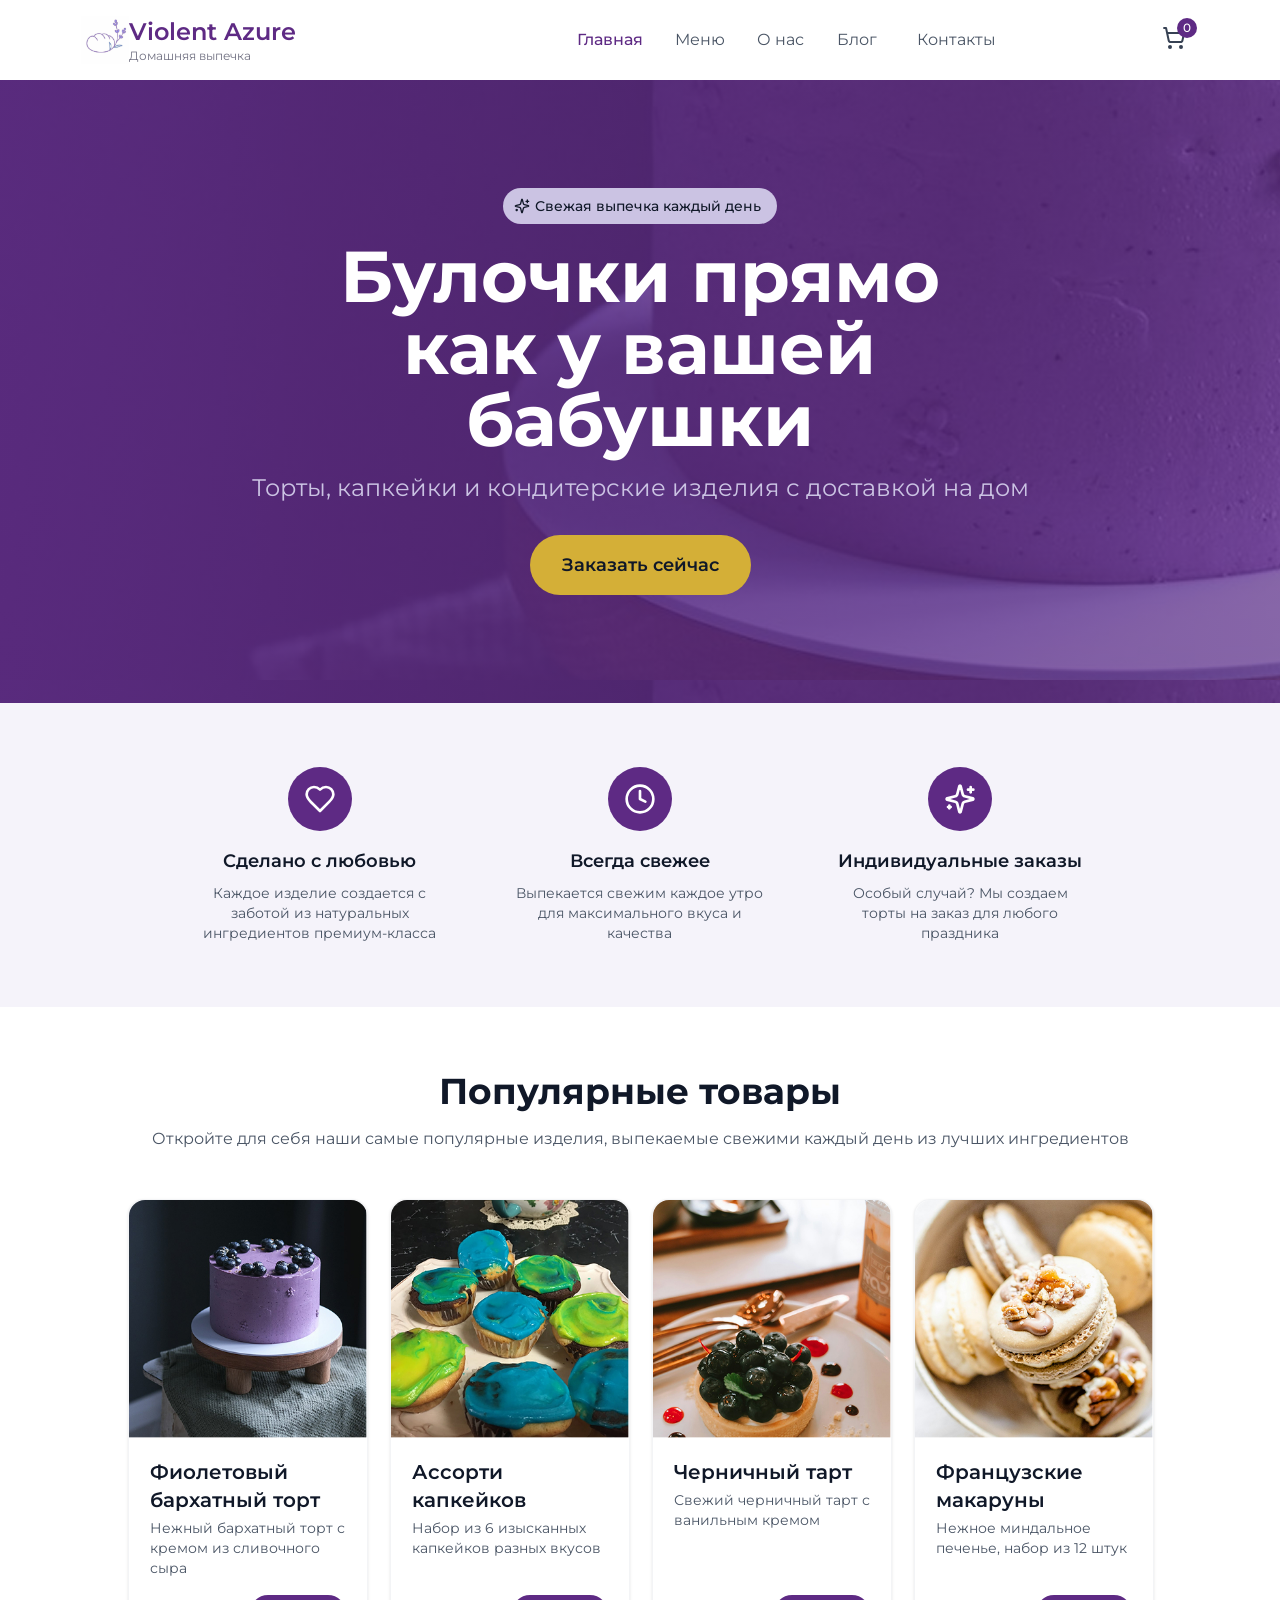
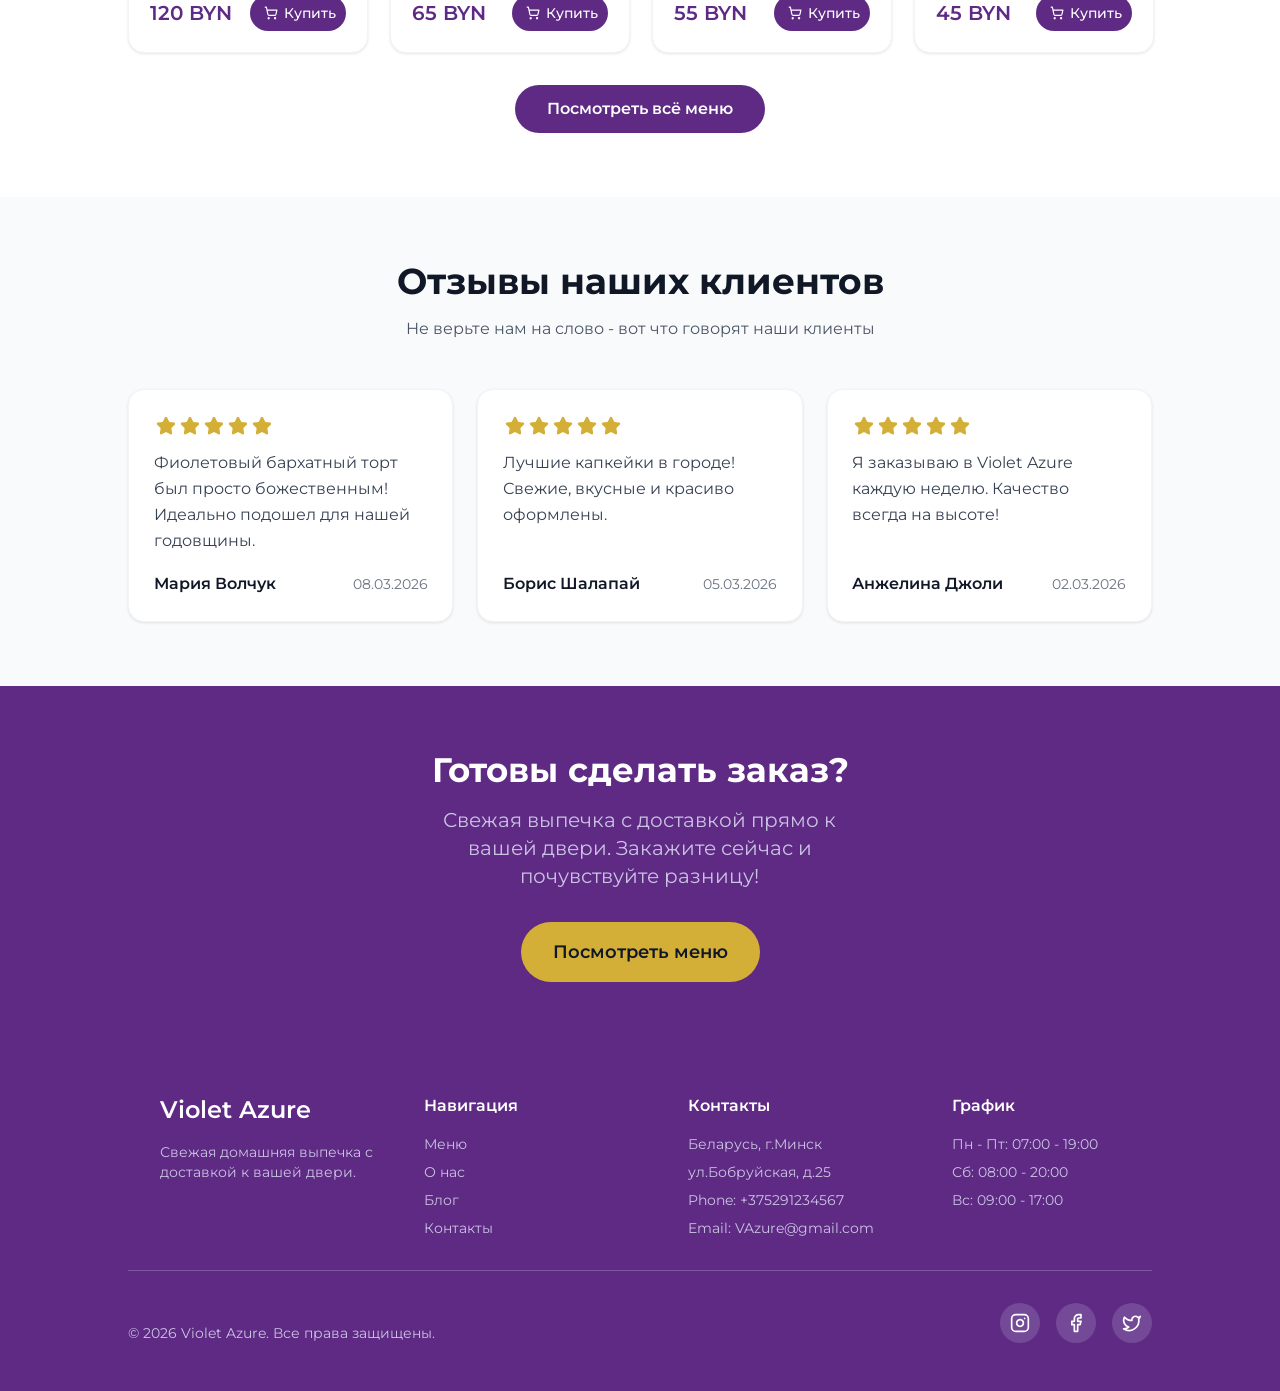
<file: index.html>
<!DOCTYPE html>
<html lang="ru">
<head>
    <meta charset="UTF-8">
    <meta name="viewport" content="width=device-width, initial-scale=1.0">
    <link rel="stylesheet" href="./static/styles/general.css">
    <link rel="stylesheet" href="./static/styles/main.css">
    <link rel="stylesheet" href="./static/styles/main-sass.css">
    <link rel="preconnect" href="https://fonts.googleapis.com">
    <link rel="preconnect" href="https://fonts.gstatic.com" crossorigin>
    <link href="https://fonts.googleapis.com/css2?family=Montserrat:ital,wght@0,100..900;1,100..900&display=swap?&subset=cyrillic,cyrillic-ext" rel="stylesheet">
    <title>Главная</title>
</head>
<body>
    <header>
        <div class="logo-container">
            <a href="./index.html">
                <img src="./static/images/Logo.png" alt="logo" width="48" height="48">
                <div class="logo-text">
                    <h1 class="name">Violent Azure</h1>
                    <h2 class="description">Домашняя выпечка</h2>
                </div>
            </a>
        </div>
        <input type="checkbox" id="menu-toggle" class="menu-toggle">
        <label for="menu-toggle" class="burger">
            <span></span><span></span><span></span>
        </label>
        <nav class="header-container">
            <ul class="header-list">
                <li><a class="active-link"  href="#">Главная</a></li>
                <li><a href="./menu.html">Меню</a></li>
                <li><a href="./about-us.html">О нас</a></li>
                <li><a href="./blog.html">Блог</a></li>
                <li><a href="./contact.html">Контакты</a></li>
            </ul>
        </nav>
        <div class="basket" data-text="0">
            <a href="basket.html"><img src="./static/images/Basket.svg" alt="basket" width="24" height="24"></a>
        </div>
    </header>
    <main>
        <section class="fresh-daily">
            <div class="fresh-daily-container-grad">
                <div class="fresh-daily-container">
                    <div class="fresh-daily-link">
                        <span>Свежая выпечка каждый день</span>
                    </div>
                    <h2>Булочки прямо как у вашей бабушки</h2>
                    <p>Торты, капкейки и кондитерские изделия с доставкой на дом</p>
                    <div class="fresh-daily-order">
                        <a href="./menu.html">Заказать сейчас</a>
                    </div>
                </div>
            </div>
        </section>
        <section class="facts">
            <div class="facts-container">
                <div class="facts-info">
                    <div class="facts-svg">
                        <svg width="32" height="32" viewBox="0 0 32 32" fill="none" xmlns="http://www.w3.org/2000/svg">
                        <path d="M25.3333 18.6667C27.32 16.72 29.3333 14.3867 29.3333 11.3333C29.3333 9.38841 28.5607 7.52315 27.1854 6.14788C25.8102 4.77262 23.9449 4 22 4C19.6533 4 18 4.66667 16 6.66667C14 4.66667 12.3467 4 9.99999 4C8.05507 4 6.18981 4.77262 4.81454 6.14788C3.43927 7.52315 2.66666 9.38841 2.66666 11.3333C2.66666 14.4 4.66666 16.7333 6.66666 18.6667L16 28L25.3333 18.6667Z" stroke="white" stroke-width="2.66667" stroke-linecap="round" stroke-linejoin="round"/>
                        </svg>
                    </div>
                    <h2>Сделано с любовью</h2>
                    <p>Каждое изделие создается с заботой из натуральных ингредиентов премиум-класса</p>
                </div>
                <div class="facts-info">
                    <div class="facts-svg">
                        <svg width="32" height="32" viewBox="0 0 32 32" fill="none" xmlns="http://www.w3.org/2000/svg">
                        <path d="M16 29.3334C23.3638 29.3334 29.3333 23.3638 29.3333 16C29.3333 8.63622 23.3638 2.66669 16 2.66669C8.6362 2.66669 2.66666 8.63622 2.66666 16C2.66666 23.3638 8.6362 29.3334 16 29.3334Z" stroke="white" stroke-width="2.66667" stroke-linecap="round" stroke-linejoin="round"/>
                        <path d="M16 8V16L21.3333 18.6667" stroke="white" stroke-width="2.66667" stroke-linecap="round" stroke-linejoin="round"/>
                        </svg>
                    </div>
                    <h2>Всегда свежее</h2>
                    <p>Выпекается свежим каждое утро для максимального вкуса и качества</p>
                </div>
                <div class="facts-info">
                    <div class="facts-svg">
                        <svg width="32" height="32" viewBox="0 0 16 16" fill="none" xmlns="http://www.w3.org/2000/svg">
                        <g clip-path="url(#clip0_1_95)">
                        <path d="M6.62467 10.3333C6.56515 10.1026 6.44489 9.89206 6.27641 9.72358C6.10793 9.5551 5.89738 9.43485 5.66667 9.37533L1.57667 8.32066C1.50689 8.30085 1.44547 8.25883 1.40174 8.20096C1.35801 8.14309 1.33435 8.07253 1.33435 7.99999C1.33435 7.92746 1.35801 7.8569 1.40174 7.79903C1.44547 7.74116 1.50689 7.69913 1.57667 7.67933L5.66667 6.62399C5.8973 6.56453 6.1078 6.44438 6.27627 6.27602C6.44474 6.10766 6.56504 5.89725 6.62467 5.66666L7.67933 1.57666C7.69894 1.50661 7.74092 1.44489 7.79888 1.40092C7.85684 1.35696 7.92759 1.33316 8.00033 1.33316C8.07308 1.33316 8.14383 1.35696 8.20179 1.40092C8.25974 1.44489 8.30173 1.50661 8.32133 1.57666L9.37533 5.66666C9.43485 5.89737 9.55511 6.10792 9.72359 6.27641C9.89207 6.44489 10.1026 6.56514 10.3333 6.62466L14.4233 7.67866C14.4937 7.69806 14.5557 7.74 14.5999 7.79804C14.6441 7.85609 14.668 7.92703 14.668 7.99999C14.668 8.07295 14.6441 8.1439 14.5999 8.20194C14.5557 8.25999 14.4937 8.30193 14.4233 8.32133L10.3333 9.37533C10.1026 9.43485 9.89207 9.5551 9.72359 9.72358C9.55511 9.89206 9.43485 10.1026 9.37533 10.3333L8.32067 14.4233C8.30106 14.4934 8.25908 14.5551 8.20112 14.5991C8.14316 14.643 8.07241 14.6668 7.99967 14.6668C7.92692 14.6668 7.85617 14.643 7.79821 14.5991C7.74026 14.5551 7.69827 14.4934 7.67867 14.4233L6.62467 10.3333Z" stroke="#FFFFFF" stroke-width="1.33333" stroke-linecap="round" stroke-linejoin="round"/>
                        <path d="M13.3333 2V4.66667" stroke="#FFFFFF" stroke-width="1.33333" stroke-linecap="round" stroke-linejoin="round"/>
                        <path d="M14.6667 3.33334H12" stroke="#FFFFFF" stroke-width="1.33333" stroke-linecap="round" stroke-linejoin="round"/>
                        <path d="M2.66667 11.3333V12.6667" stroke="#FFFFFF" stroke-width="1.33333" stroke-linecap="round" stroke-linejoin="round"/>
                        <path d="M3.33333 12H2" stroke="#FFFFFF" stroke-width="1.33333" stroke-linecap="round" stroke-linejoin="round"/>
                        </g>
                        <defs>
                        <clipPath id="clip0_1_95">
                        <rect width="16" height="16" fill="white"/>
                        </clipPath>
                        </defs>
                        </svg>
                    </div>
                    <h2>Индивидуальные заказы</h2>
                    <p>Особый случай? Мы создаем торты на заказ для любого праздника</p>
                </div>
            </div>
        </section>
        <section class="products">
            <div class="products-container">
                <h2>Популярные товары</h2>
                <p>Откройте для себя наши самые популярные изделия, выпекаемые свежими каждый день из лучших ингредиентов</p>
                <div class="products-info">

                </div>
                <div class="products-button">
                    <a href="./menu.html">Посмотреть всё меню</a>
                </div>
            </div>
        </section>
        <section class="rate">
            <div class="rate-container">
                <h2>Отзывы наших клиентов</h2>
                <p>Не верьте нам на слово - вот что говорят наши клиенты</p>
                <div class="rate-info">
                    <div class="rate-item">
                        <div class="rate-item-stars">
                            <svg width="20" height="20" viewBox="0 0 20 20" fill="none" xmlns="http://www.w3.org/2000/svg">
                            <path d="M9.60416 1.91249C9.64068 1.83871 9.69709 1.7766 9.76704 1.73318C9.83698 1.68976 9.91767 1.66675 9.99999 1.66675C10.0823 1.66675 10.163 1.68976 10.233 1.73318C10.3029 1.7766 10.3593 1.83871 10.3958 1.91249L12.3208 5.81166C12.4476 6.0683 12.6348 6.29033 12.8663 6.4587C13.0979 6.62707 13.3668 6.73675 13.65 6.77833L17.955 7.40833C18.0366 7.42015 18.1132 7.45455 18.1762 7.50766C18.2393 7.56076 18.2862 7.63045 18.3117 7.70883C18.3372 7.78721 18.3402 7.87116 18.3205 7.95119C18.3007 8.03121 18.259 8.10412 18.2 8.16166L15.0867 11.1933C14.8813 11.3934 14.7277 11.6404 14.639 11.913C14.5503 12.1856 14.5292 12.4757 14.5775 12.7583L15.3125 17.0417C15.3269 17.1232 15.3181 17.2071 15.2871 17.2839C15.2561 17.3607 15.2041 17.4272 15.1371 17.4758C15.0701 17.5245 14.9908 17.5533 14.9082 17.5591C14.8256 17.5648 14.7431 17.5472 14.67 17.5083L10.8217 15.485C10.5681 15.3518 10.286 15.2823 9.99958 15.2823C9.71318 15.2823 9.43106 15.3518 9.17749 15.485L5.32999 17.5083C5.25694 17.547 5.17449 17.5644 5.09204 17.5585C5.00958 17.5527 4.93043 17.5238 4.86357 17.4752C4.79672 17.4266 4.74485 17.3601 4.71387 17.2835C4.68289 17.2069 4.67404 17.1231 4.68833 17.0417L5.42249 12.7592C5.47099 12.4764 5.44998 12.1862 5.36128 11.9134C5.27257 11.6406 5.11883 11.3935 4.91333 11.1933L1.79999 8.16249C1.74049 8.10502 1.69832 8.03199 1.6783 7.95172C1.65827 7.87145 1.66119 7.78717 1.68673 7.70849C1.71226 7.6298 1.75938 7.55986 1.82272 7.50665C1.88607 7.45343 1.96308 7.41907 2.04499 7.40749L6.34916 6.77833C6.63271 6.73708 6.90199 6.62754 7.13381 6.45915C7.36564 6.29076 7.55308 6.06855 7.67999 5.81166L9.60416 1.91249Z" fill="#D4AF37" stroke="#D4AF37" stroke-width="1.66667" stroke-linecap="round" stroke-linejoin="round"/>
                            </svg>
                            <svg width="20" height="20" viewBox="0 0 20 20" fill="none" xmlns="http://www.w3.org/2000/svg">
                            <path d="M9.60416 1.91249C9.64068 1.83871 9.69709 1.7766 9.76704 1.73318C9.83698 1.68976 9.91767 1.66675 9.99999 1.66675C10.0823 1.66675 10.163 1.68976 10.233 1.73318C10.3029 1.7766 10.3593 1.83871 10.3958 1.91249L12.3208 5.81166C12.4476 6.0683 12.6348 6.29033 12.8663 6.4587C13.0979 6.62707 13.3668 6.73675 13.65 6.77833L17.955 7.40833C18.0366 7.42015 18.1132 7.45455 18.1762 7.50766C18.2393 7.56076 18.2862 7.63045 18.3117 7.70883C18.3372 7.78721 18.3402 7.87116 18.3205 7.95119C18.3007 8.03121 18.259 8.10412 18.2 8.16166L15.0867 11.1933C14.8813 11.3934 14.7277 11.6404 14.639 11.913C14.5503 12.1856 14.5292 12.4757 14.5775 12.7583L15.3125 17.0417C15.3269 17.1232 15.3181 17.2071 15.2871 17.2839C15.2561 17.3607 15.2041 17.4272 15.1371 17.4758C15.0701 17.5245 14.9908 17.5533 14.9082 17.5591C14.8256 17.5648 14.7431 17.5472 14.67 17.5083L10.8217 15.485C10.5681 15.3518 10.286 15.2823 9.99958 15.2823C9.71318 15.2823 9.43106 15.3518 9.17749 15.485L5.32999 17.5083C5.25694 17.547 5.17449 17.5644 5.09204 17.5585C5.00958 17.5527 4.93043 17.5238 4.86357 17.4752C4.79672 17.4266 4.74485 17.3601 4.71387 17.2835C4.68289 17.2069 4.67404 17.1231 4.68833 17.0417L5.42249 12.7592C5.47099 12.4764 5.44998 12.1862 5.36128 11.9134C5.27257 11.6406 5.11883 11.3935 4.91333 11.1933L1.79999 8.16249C1.74049 8.10502 1.69832 8.03199 1.6783 7.95172C1.65827 7.87145 1.66119 7.78717 1.68673 7.70849C1.71226 7.6298 1.75938 7.55986 1.82272 7.50665C1.88607 7.45343 1.96308 7.41907 2.04499 7.40749L6.34916 6.77833C6.63271 6.73708 6.90199 6.62754 7.13381 6.45915C7.36564 6.29076 7.55308 6.06855 7.67999 5.81166L9.60416 1.91249Z" fill="#D4AF37" stroke="#D4AF37" stroke-width="1.66667" stroke-linecap="round" stroke-linejoin="round"/>
                            </svg>
                            <svg width="20" height="20" viewBox="0 0 20 20" fill="none" xmlns="http://www.w3.org/2000/svg">
                            <path d="M9.60416 1.91249C9.64068 1.83871 9.69709 1.7766 9.76704 1.73318C9.83698 1.68976 9.91767 1.66675 9.99999 1.66675C10.0823 1.66675 10.163 1.68976 10.233 1.73318C10.3029 1.7766 10.3593 1.83871 10.3958 1.91249L12.3208 5.81166C12.4476 6.0683 12.6348 6.29033 12.8663 6.4587C13.0979 6.62707 13.3668 6.73675 13.65 6.77833L17.955 7.40833C18.0366 7.42015 18.1132 7.45455 18.1762 7.50766C18.2393 7.56076 18.2862 7.63045 18.3117 7.70883C18.3372 7.78721 18.3402 7.87116 18.3205 7.95119C18.3007 8.03121 18.259 8.10412 18.2 8.16166L15.0867 11.1933C14.8813 11.3934 14.7277 11.6404 14.639 11.913C14.5503 12.1856 14.5292 12.4757 14.5775 12.7583L15.3125 17.0417C15.3269 17.1232 15.3181 17.2071 15.2871 17.2839C15.2561 17.3607 15.2041 17.4272 15.1371 17.4758C15.0701 17.5245 14.9908 17.5533 14.9082 17.5591C14.8256 17.5648 14.7431 17.5472 14.67 17.5083L10.8217 15.485C10.5681 15.3518 10.286 15.2823 9.99958 15.2823C9.71318 15.2823 9.43106 15.3518 9.17749 15.485L5.32999 17.5083C5.25694 17.547 5.17449 17.5644 5.09204 17.5585C5.00958 17.5527 4.93043 17.5238 4.86357 17.4752C4.79672 17.4266 4.74485 17.3601 4.71387 17.2835C4.68289 17.2069 4.67404 17.1231 4.68833 17.0417L5.42249 12.7592C5.47099 12.4764 5.44998 12.1862 5.36128 11.9134C5.27257 11.6406 5.11883 11.3935 4.91333 11.1933L1.79999 8.16249C1.74049 8.10502 1.69832 8.03199 1.6783 7.95172C1.65827 7.87145 1.66119 7.78717 1.68673 7.70849C1.71226 7.6298 1.75938 7.55986 1.82272 7.50665C1.88607 7.45343 1.96308 7.41907 2.04499 7.40749L6.34916 6.77833C6.63271 6.73708 6.90199 6.62754 7.13381 6.45915C7.36564 6.29076 7.55308 6.06855 7.67999 5.81166L9.60416 1.91249Z" fill="#D4AF37" stroke="#D4AF37" stroke-width="1.66667" stroke-linecap="round" stroke-linejoin="round"/>
                            </svg>
                            <svg width="20" height="20" viewBox="0 0 20 20" fill="none" xmlns="http://www.w3.org/2000/svg">
                            <path d="M9.60416 1.91249C9.64068 1.83871 9.69709 1.7766 9.76704 1.73318C9.83698 1.68976 9.91767 1.66675 9.99999 1.66675C10.0823 1.66675 10.163 1.68976 10.233 1.73318C10.3029 1.7766 10.3593 1.83871 10.3958 1.91249L12.3208 5.81166C12.4476 6.0683 12.6348 6.29033 12.8663 6.4587C13.0979 6.62707 13.3668 6.73675 13.65 6.77833L17.955 7.40833C18.0366 7.42015 18.1132 7.45455 18.1762 7.50766C18.2393 7.56076 18.2862 7.63045 18.3117 7.70883C18.3372 7.78721 18.3402 7.87116 18.3205 7.95119C18.3007 8.03121 18.259 8.10412 18.2 8.16166L15.0867 11.1933C14.8813 11.3934 14.7277 11.6404 14.639 11.913C14.5503 12.1856 14.5292 12.4757 14.5775 12.7583L15.3125 17.0417C15.3269 17.1232 15.3181 17.2071 15.2871 17.2839C15.2561 17.3607 15.2041 17.4272 15.1371 17.4758C15.0701 17.5245 14.9908 17.5533 14.9082 17.5591C14.8256 17.5648 14.7431 17.5472 14.67 17.5083L10.8217 15.485C10.5681 15.3518 10.286 15.2823 9.99958 15.2823C9.71318 15.2823 9.43106 15.3518 9.17749 15.485L5.32999 17.5083C5.25694 17.547 5.17449 17.5644 5.09204 17.5585C5.00958 17.5527 4.93043 17.5238 4.86357 17.4752C4.79672 17.4266 4.74485 17.3601 4.71387 17.2835C4.68289 17.2069 4.67404 17.1231 4.68833 17.0417L5.42249 12.7592C5.47099 12.4764 5.44998 12.1862 5.36128 11.9134C5.27257 11.6406 5.11883 11.3935 4.91333 11.1933L1.79999 8.16249C1.74049 8.10502 1.69832 8.03199 1.6783 7.95172C1.65827 7.87145 1.66119 7.78717 1.68673 7.70849C1.71226 7.6298 1.75938 7.55986 1.82272 7.50665C1.88607 7.45343 1.96308 7.41907 2.04499 7.40749L6.34916 6.77833C6.63271 6.73708 6.90199 6.62754 7.13381 6.45915C7.36564 6.29076 7.55308 6.06855 7.67999 5.81166L9.60416 1.91249Z" fill="#D4AF37" stroke="#D4AF37" stroke-width="1.66667" stroke-linecap="round" stroke-linejoin="round"/>
                            </svg>
                            <svg width="20" height="20" viewBox="0 0 20 20" fill="none" xmlns="http://www.w3.org/2000/svg">
                            <path d="M9.60416 1.91249C9.64068 1.83871 9.69709 1.7766 9.76704 1.73318C9.83698 1.68976 9.91767 1.66675 9.99999 1.66675C10.0823 1.66675 10.163 1.68976 10.233 1.73318C10.3029 1.7766 10.3593 1.83871 10.3958 1.91249L12.3208 5.81166C12.4476 6.0683 12.6348 6.29033 12.8663 6.4587C13.0979 6.62707 13.3668 6.73675 13.65 6.77833L17.955 7.40833C18.0366 7.42015 18.1132 7.45455 18.1762 7.50766C18.2393 7.56076 18.2862 7.63045 18.3117 7.70883C18.3372 7.78721 18.3402 7.87116 18.3205 7.95119C18.3007 8.03121 18.259 8.10412 18.2 8.16166L15.0867 11.1933C14.8813 11.3934 14.7277 11.6404 14.639 11.913C14.5503 12.1856 14.5292 12.4757 14.5775 12.7583L15.3125 17.0417C15.3269 17.1232 15.3181 17.2071 15.2871 17.2839C15.2561 17.3607 15.2041 17.4272 15.1371 17.4758C15.0701 17.5245 14.9908 17.5533 14.9082 17.5591C14.8256 17.5648 14.7431 17.5472 14.67 17.5083L10.8217 15.485C10.5681 15.3518 10.286 15.2823 9.99958 15.2823C9.71318 15.2823 9.43106 15.3518 9.17749 15.485L5.32999 17.5083C5.25694 17.547 5.17449 17.5644 5.09204 17.5585C5.00958 17.5527 4.93043 17.5238 4.86357 17.4752C4.79672 17.4266 4.74485 17.3601 4.71387 17.2835C4.68289 17.2069 4.67404 17.1231 4.68833 17.0417L5.42249 12.7592C5.47099 12.4764 5.44998 12.1862 5.36128 11.9134C5.27257 11.6406 5.11883 11.3935 4.91333 11.1933L1.79999 8.16249C1.74049 8.10502 1.69832 8.03199 1.6783 7.95172C1.65827 7.87145 1.66119 7.78717 1.68673 7.70849C1.71226 7.6298 1.75938 7.55986 1.82272 7.50665C1.88607 7.45343 1.96308 7.41907 2.04499 7.40749L6.34916 6.77833C6.63271 6.73708 6.90199 6.62754 7.13381 6.45915C7.36564 6.29076 7.55308 6.06855 7.67999 5.81166L9.60416 1.91249Z" fill="#D4AF37" stroke="#D4AF37" stroke-width="1.66667" stroke-linecap="round" stroke-linejoin="round"/>
                            </svg>
                        </div>
                        <p>Фиолетовый бархатный торт был просто божественным! Идеально подошел для нашей годовщины.</p>
                        <div class="rate-item-footer">
                            <span class="name">Мария Волчук</span>
                            <span class="date">08.03.2026</span>
                        </div>
                    </div>
                    <div class="rate-item">
                        <div class="rate-item-stars">
                            <svg width="20" height="20" viewBox="0 0 20 20" fill="none" xmlns="http://www.w3.org/2000/svg">
                            <path d="M9.60416 1.91249C9.64068 1.83871 9.69709 1.7766 9.76704 1.73318C9.83698 1.68976 9.91767 1.66675 9.99999 1.66675C10.0823 1.66675 10.163 1.68976 10.233 1.73318C10.3029 1.7766 10.3593 1.83871 10.3958 1.91249L12.3208 5.81166C12.4476 6.0683 12.6348 6.29033 12.8663 6.4587C13.0979 6.62707 13.3668 6.73675 13.65 6.77833L17.955 7.40833C18.0366 7.42015 18.1132 7.45455 18.1762 7.50766C18.2393 7.56076 18.2862 7.63045 18.3117 7.70883C18.3372 7.78721 18.3402 7.87116 18.3205 7.95119C18.3007 8.03121 18.259 8.10412 18.2 8.16166L15.0867 11.1933C14.8813 11.3934 14.7277 11.6404 14.639 11.913C14.5503 12.1856 14.5292 12.4757 14.5775 12.7583L15.3125 17.0417C15.3269 17.1232 15.3181 17.2071 15.2871 17.2839C15.2561 17.3607 15.2041 17.4272 15.1371 17.4758C15.0701 17.5245 14.9908 17.5533 14.9082 17.5591C14.8256 17.5648 14.7431 17.5472 14.67 17.5083L10.8217 15.485C10.5681 15.3518 10.286 15.2823 9.99958 15.2823C9.71318 15.2823 9.43106 15.3518 9.17749 15.485L5.32999 17.5083C5.25694 17.547 5.17449 17.5644 5.09204 17.5585C5.00958 17.5527 4.93043 17.5238 4.86357 17.4752C4.79672 17.4266 4.74485 17.3601 4.71387 17.2835C4.68289 17.2069 4.67404 17.1231 4.68833 17.0417L5.42249 12.7592C5.47099 12.4764 5.44998 12.1862 5.36128 11.9134C5.27257 11.6406 5.11883 11.3935 4.91333 11.1933L1.79999 8.16249C1.74049 8.10502 1.69832 8.03199 1.6783 7.95172C1.65827 7.87145 1.66119 7.78717 1.68673 7.70849C1.71226 7.6298 1.75938 7.55986 1.82272 7.50665C1.88607 7.45343 1.96308 7.41907 2.04499 7.40749L6.34916 6.77833C6.63271 6.73708 6.90199 6.62754 7.13381 6.45915C7.36564 6.29076 7.55308 6.06855 7.67999 5.81166L9.60416 1.91249Z" fill="#D4AF37" stroke="#D4AF37" stroke-width="1.66667" stroke-linecap="round" stroke-linejoin="round"/>
                            </svg>
                            <svg width="20" height="20" viewBox="0 0 20 20" fill="none" xmlns="http://www.w3.org/2000/svg">
                            <path d="M9.60416 1.91249C9.64068 1.83871 9.69709 1.7766 9.76704 1.73318C9.83698 1.68976 9.91767 1.66675 9.99999 1.66675C10.0823 1.66675 10.163 1.68976 10.233 1.73318C10.3029 1.7766 10.3593 1.83871 10.3958 1.91249L12.3208 5.81166C12.4476 6.0683 12.6348 6.29033 12.8663 6.4587C13.0979 6.62707 13.3668 6.73675 13.65 6.77833L17.955 7.40833C18.0366 7.42015 18.1132 7.45455 18.1762 7.50766C18.2393 7.56076 18.2862 7.63045 18.3117 7.70883C18.3372 7.78721 18.3402 7.87116 18.3205 7.95119C18.3007 8.03121 18.259 8.10412 18.2 8.16166L15.0867 11.1933C14.8813 11.3934 14.7277 11.6404 14.639 11.913C14.5503 12.1856 14.5292 12.4757 14.5775 12.7583L15.3125 17.0417C15.3269 17.1232 15.3181 17.2071 15.2871 17.2839C15.2561 17.3607 15.2041 17.4272 15.1371 17.4758C15.0701 17.5245 14.9908 17.5533 14.9082 17.5591C14.8256 17.5648 14.7431 17.5472 14.67 17.5083L10.8217 15.485C10.5681 15.3518 10.286 15.2823 9.99958 15.2823C9.71318 15.2823 9.43106 15.3518 9.17749 15.485L5.32999 17.5083C5.25694 17.547 5.17449 17.5644 5.09204 17.5585C5.00958 17.5527 4.93043 17.5238 4.86357 17.4752C4.79672 17.4266 4.74485 17.3601 4.71387 17.2835C4.68289 17.2069 4.67404 17.1231 4.68833 17.0417L5.42249 12.7592C5.47099 12.4764 5.44998 12.1862 5.36128 11.9134C5.27257 11.6406 5.11883 11.3935 4.91333 11.1933L1.79999 8.16249C1.74049 8.10502 1.69832 8.03199 1.6783 7.95172C1.65827 7.87145 1.66119 7.78717 1.68673 7.70849C1.71226 7.6298 1.75938 7.55986 1.82272 7.50665C1.88607 7.45343 1.96308 7.41907 2.04499 7.40749L6.34916 6.77833C6.63271 6.73708 6.90199 6.62754 7.13381 6.45915C7.36564 6.29076 7.55308 6.06855 7.67999 5.81166L9.60416 1.91249Z" fill="#D4AF37" stroke="#D4AF37" stroke-width="1.66667" stroke-linecap="round" stroke-linejoin="round"/>
                            </svg>
                            <svg width="20" height="20" viewBox="0 0 20 20" fill="none" xmlns="http://www.w3.org/2000/svg">
                            <path d="M9.60416 1.91249C9.64068 1.83871 9.69709 1.7766 9.76704 1.73318C9.83698 1.68976 9.91767 1.66675 9.99999 1.66675C10.0823 1.66675 10.163 1.68976 10.233 1.73318C10.3029 1.7766 10.3593 1.83871 10.3958 1.91249L12.3208 5.81166C12.4476 6.0683 12.6348 6.29033 12.8663 6.4587C13.0979 6.62707 13.3668 6.73675 13.65 6.77833L17.955 7.40833C18.0366 7.42015 18.1132 7.45455 18.1762 7.50766C18.2393 7.56076 18.2862 7.63045 18.3117 7.70883C18.3372 7.78721 18.3402 7.87116 18.3205 7.95119C18.3007 8.03121 18.259 8.10412 18.2 8.16166L15.0867 11.1933C14.8813 11.3934 14.7277 11.6404 14.639 11.913C14.5503 12.1856 14.5292 12.4757 14.5775 12.7583L15.3125 17.0417C15.3269 17.1232 15.3181 17.2071 15.2871 17.2839C15.2561 17.3607 15.2041 17.4272 15.1371 17.4758C15.0701 17.5245 14.9908 17.5533 14.9082 17.5591C14.8256 17.5648 14.7431 17.5472 14.67 17.5083L10.8217 15.485C10.5681 15.3518 10.286 15.2823 9.99958 15.2823C9.71318 15.2823 9.43106 15.3518 9.17749 15.485L5.32999 17.5083C5.25694 17.547 5.17449 17.5644 5.09204 17.5585C5.00958 17.5527 4.93043 17.5238 4.86357 17.4752C4.79672 17.4266 4.74485 17.3601 4.71387 17.2835C4.68289 17.2069 4.67404 17.1231 4.68833 17.0417L5.42249 12.7592C5.47099 12.4764 5.44998 12.1862 5.36128 11.9134C5.27257 11.6406 5.11883 11.3935 4.91333 11.1933L1.79999 8.16249C1.74049 8.10502 1.69832 8.03199 1.6783 7.95172C1.65827 7.87145 1.66119 7.78717 1.68673 7.70849C1.71226 7.6298 1.75938 7.55986 1.82272 7.50665C1.88607 7.45343 1.96308 7.41907 2.04499 7.40749L6.34916 6.77833C6.63271 6.73708 6.90199 6.62754 7.13381 6.45915C7.36564 6.29076 7.55308 6.06855 7.67999 5.81166L9.60416 1.91249Z" fill="#D4AF37" stroke="#D4AF37" stroke-width="1.66667" stroke-linecap="round" stroke-linejoin="round"/>
                            </svg>
                            <svg width="20" height="20" viewBox="0 0 20 20" fill="none" xmlns="http://www.w3.org/2000/svg">
                            <path d="M9.60416 1.91249C9.64068 1.83871 9.69709 1.7766 9.76704 1.73318C9.83698 1.68976 9.91767 1.66675 9.99999 1.66675C10.0823 1.66675 10.163 1.68976 10.233 1.73318C10.3029 1.7766 10.3593 1.83871 10.3958 1.91249L12.3208 5.81166C12.4476 6.0683 12.6348 6.29033 12.8663 6.4587C13.0979 6.62707 13.3668 6.73675 13.65 6.77833L17.955 7.40833C18.0366 7.42015 18.1132 7.45455 18.1762 7.50766C18.2393 7.56076 18.2862 7.63045 18.3117 7.70883C18.3372 7.78721 18.3402 7.87116 18.3205 7.95119C18.3007 8.03121 18.259 8.10412 18.2 8.16166L15.0867 11.1933C14.8813 11.3934 14.7277 11.6404 14.639 11.913C14.5503 12.1856 14.5292 12.4757 14.5775 12.7583L15.3125 17.0417C15.3269 17.1232 15.3181 17.2071 15.2871 17.2839C15.2561 17.3607 15.2041 17.4272 15.1371 17.4758C15.0701 17.5245 14.9908 17.5533 14.9082 17.5591C14.8256 17.5648 14.7431 17.5472 14.67 17.5083L10.8217 15.485C10.5681 15.3518 10.286 15.2823 9.99958 15.2823C9.71318 15.2823 9.43106 15.3518 9.17749 15.485L5.32999 17.5083C5.25694 17.547 5.17449 17.5644 5.09204 17.5585C5.00958 17.5527 4.93043 17.5238 4.86357 17.4752C4.79672 17.4266 4.74485 17.3601 4.71387 17.2835C4.68289 17.2069 4.67404 17.1231 4.68833 17.0417L5.42249 12.7592C5.47099 12.4764 5.44998 12.1862 5.36128 11.9134C5.27257 11.6406 5.11883 11.3935 4.91333 11.1933L1.79999 8.16249C1.74049 8.10502 1.69832 8.03199 1.6783 7.95172C1.65827 7.87145 1.66119 7.78717 1.68673 7.70849C1.71226 7.6298 1.75938 7.55986 1.82272 7.50665C1.88607 7.45343 1.96308 7.41907 2.04499 7.40749L6.34916 6.77833C6.63271 6.73708 6.90199 6.62754 7.13381 6.45915C7.36564 6.29076 7.55308 6.06855 7.67999 5.81166L9.60416 1.91249Z" fill="#D4AF37" stroke="#D4AF37" stroke-width="1.66667" stroke-linecap="round" stroke-linejoin="round"/>
                            </svg>
                            <svg width="20" height="20" viewBox="0 0 20 20" fill="none" xmlns="http://www.w3.org/2000/svg">
                            <path d="M9.60416 1.91249C9.64068 1.83871 9.69709 1.7766 9.76704 1.73318C9.83698 1.68976 9.91767 1.66675 9.99999 1.66675C10.0823 1.66675 10.163 1.68976 10.233 1.73318C10.3029 1.7766 10.3593 1.83871 10.3958 1.91249L12.3208 5.81166C12.4476 6.0683 12.6348 6.29033 12.8663 6.4587C13.0979 6.62707 13.3668 6.73675 13.65 6.77833L17.955 7.40833C18.0366 7.42015 18.1132 7.45455 18.1762 7.50766C18.2393 7.56076 18.2862 7.63045 18.3117 7.70883C18.3372 7.78721 18.3402 7.87116 18.3205 7.95119C18.3007 8.03121 18.259 8.10412 18.2 8.16166L15.0867 11.1933C14.8813 11.3934 14.7277 11.6404 14.639 11.913C14.5503 12.1856 14.5292 12.4757 14.5775 12.7583L15.3125 17.0417C15.3269 17.1232 15.3181 17.2071 15.2871 17.2839C15.2561 17.3607 15.2041 17.4272 15.1371 17.4758C15.0701 17.5245 14.9908 17.5533 14.9082 17.5591C14.8256 17.5648 14.7431 17.5472 14.67 17.5083L10.8217 15.485C10.5681 15.3518 10.286 15.2823 9.99958 15.2823C9.71318 15.2823 9.43106 15.3518 9.17749 15.485L5.32999 17.5083C5.25694 17.547 5.17449 17.5644 5.09204 17.5585C5.00958 17.5527 4.93043 17.5238 4.86357 17.4752C4.79672 17.4266 4.74485 17.3601 4.71387 17.2835C4.68289 17.2069 4.67404 17.1231 4.68833 17.0417L5.42249 12.7592C5.47099 12.4764 5.44998 12.1862 5.36128 11.9134C5.27257 11.6406 5.11883 11.3935 4.91333 11.1933L1.79999 8.16249C1.74049 8.10502 1.69832 8.03199 1.6783 7.95172C1.65827 7.87145 1.66119 7.78717 1.68673 7.70849C1.71226 7.6298 1.75938 7.55986 1.82272 7.50665C1.88607 7.45343 1.96308 7.41907 2.04499 7.40749L6.34916 6.77833C6.63271 6.73708 6.90199 6.62754 7.13381 6.45915C7.36564 6.29076 7.55308 6.06855 7.67999 5.81166L9.60416 1.91249Z" fill="#D4AF37" stroke="#D4AF37" stroke-width="1.66667" stroke-linecap="round" stroke-linejoin="round"/>
                            </svg>
                        </div>
                            <p>Лучшие капкейки в городе! Свежие, вкусные и красиво оформлены.</p>
                            <div class="rate-item-footer">
                                <span class="name">Борис Шалапай</span>
                                <span class="date">05.03.2026</span>
                            </div>
                    </div>
                    <div class="rate-item">
                        <div class="rate-item-stars">
                            <svg width="20" height="20" viewBox="0 0 20 20" fill="none" xmlns="http://www.w3.org/2000/svg">
                            <path d="M9.60416 1.91249C9.64068 1.83871 9.69709 1.7766 9.76704 1.73318C9.83698 1.68976 9.91767 1.66675 9.99999 1.66675C10.0823 1.66675 10.163 1.68976 10.233 1.73318C10.3029 1.7766 10.3593 1.83871 10.3958 1.91249L12.3208 5.81166C12.4476 6.0683 12.6348 6.29033 12.8663 6.4587C13.0979 6.62707 13.3668 6.73675 13.65 6.77833L17.955 7.40833C18.0366 7.42015 18.1132 7.45455 18.1762 7.50766C18.2393 7.56076 18.2862 7.63045 18.3117 7.70883C18.3372 7.78721 18.3402 7.87116 18.3205 7.95119C18.3007 8.03121 18.259 8.10412 18.2 8.16166L15.0867 11.1933C14.8813 11.3934 14.7277 11.6404 14.639 11.913C14.5503 12.1856 14.5292 12.4757 14.5775 12.7583L15.3125 17.0417C15.3269 17.1232 15.3181 17.2071 15.2871 17.2839C15.2561 17.3607 15.2041 17.4272 15.1371 17.4758C15.0701 17.5245 14.9908 17.5533 14.9082 17.5591C14.8256 17.5648 14.7431 17.5472 14.67 17.5083L10.8217 15.485C10.5681 15.3518 10.286 15.2823 9.99958 15.2823C9.71318 15.2823 9.43106 15.3518 9.17749 15.485L5.32999 17.5083C5.25694 17.547 5.17449 17.5644 5.09204 17.5585C5.00958 17.5527 4.93043 17.5238 4.86357 17.4752C4.79672 17.4266 4.74485 17.3601 4.71387 17.2835C4.68289 17.2069 4.67404 17.1231 4.68833 17.0417L5.42249 12.7592C5.47099 12.4764 5.44998 12.1862 5.36128 11.9134C5.27257 11.6406 5.11883 11.3935 4.91333 11.1933L1.79999 8.16249C1.74049 8.10502 1.69832 8.03199 1.6783 7.95172C1.65827 7.87145 1.66119 7.78717 1.68673 7.70849C1.71226 7.6298 1.75938 7.55986 1.82272 7.50665C1.88607 7.45343 1.96308 7.41907 2.04499 7.40749L6.34916 6.77833C6.63271 6.73708 6.90199 6.62754 7.13381 6.45915C7.36564 6.29076 7.55308 6.06855 7.67999 5.81166L9.60416 1.91249Z" fill="#D4AF37" stroke="#D4AF37" stroke-width="1.66667" stroke-linecap="round" stroke-linejoin="round"/>
                            </svg>
                            <svg width="20" height="20" viewBox="0 0 20 20" fill="none" xmlns="http://www.w3.org/2000/svg">
                            <path d="M9.60416 1.91249C9.64068 1.83871 9.69709 1.7766 9.76704 1.73318C9.83698 1.68976 9.91767 1.66675 9.99999 1.66675C10.0823 1.66675 10.163 1.68976 10.233 1.73318C10.3029 1.7766 10.3593 1.83871 10.3958 1.91249L12.3208 5.81166C12.4476 6.0683 12.6348 6.29033 12.8663 6.4587C13.0979 6.62707 13.3668 6.73675 13.65 6.77833L17.955 7.40833C18.0366 7.42015 18.1132 7.45455 18.1762 7.50766C18.2393 7.56076 18.2862 7.63045 18.3117 7.70883C18.3372 7.78721 18.3402 7.87116 18.3205 7.95119C18.3007 8.03121 18.259 8.10412 18.2 8.16166L15.0867 11.1933C14.8813 11.3934 14.7277 11.6404 14.639 11.913C14.5503 12.1856 14.5292 12.4757 14.5775 12.7583L15.3125 17.0417C15.3269 17.1232 15.3181 17.2071 15.2871 17.2839C15.2561 17.3607 15.2041 17.4272 15.1371 17.4758C15.0701 17.5245 14.9908 17.5533 14.9082 17.5591C14.8256 17.5648 14.7431 17.5472 14.67 17.5083L10.8217 15.485C10.5681 15.3518 10.286 15.2823 9.99958 15.2823C9.71318 15.2823 9.43106 15.3518 9.17749 15.485L5.32999 17.5083C5.25694 17.547 5.17449 17.5644 5.09204 17.5585C5.00958 17.5527 4.93043 17.5238 4.86357 17.4752C4.79672 17.4266 4.74485 17.3601 4.71387 17.2835C4.68289 17.2069 4.67404 17.1231 4.68833 17.0417L5.42249 12.7592C5.47099 12.4764 5.44998 12.1862 5.36128 11.9134C5.27257 11.6406 5.11883 11.3935 4.91333 11.1933L1.79999 8.16249C1.74049 8.10502 1.69832 8.03199 1.6783 7.95172C1.65827 7.87145 1.66119 7.78717 1.68673 7.70849C1.71226 7.6298 1.75938 7.55986 1.82272 7.50665C1.88607 7.45343 1.96308 7.41907 2.04499 7.40749L6.34916 6.77833C6.63271 6.73708 6.90199 6.62754 7.13381 6.45915C7.36564 6.29076 7.55308 6.06855 7.67999 5.81166L9.60416 1.91249Z" fill="#D4AF37" stroke="#D4AF37" stroke-width="1.66667" stroke-linecap="round" stroke-linejoin="round"/>
                            </svg>
                            <svg width="20" height="20" viewBox="0 0 20 20" fill="none" xmlns="http://www.w3.org/2000/svg">
                            <path d="M9.60416 1.91249C9.64068 1.83871 9.69709 1.7766 9.76704 1.73318C9.83698 1.68976 9.91767 1.66675 9.99999 1.66675C10.0823 1.66675 10.163 1.68976 10.233 1.73318C10.3029 1.7766 10.3593 1.83871 10.3958 1.91249L12.3208 5.81166C12.4476 6.0683 12.6348 6.29033 12.8663 6.4587C13.0979 6.62707 13.3668 6.73675 13.65 6.77833L17.955 7.40833C18.0366 7.42015 18.1132 7.45455 18.1762 7.50766C18.2393 7.56076 18.2862 7.63045 18.3117 7.70883C18.3372 7.78721 18.3402 7.87116 18.3205 7.95119C18.3007 8.03121 18.259 8.10412 18.2 8.16166L15.0867 11.1933C14.8813 11.3934 14.7277 11.6404 14.639 11.913C14.5503 12.1856 14.5292 12.4757 14.5775 12.7583L15.3125 17.0417C15.3269 17.1232 15.3181 17.2071 15.2871 17.2839C15.2561 17.3607 15.2041 17.4272 15.1371 17.4758C15.0701 17.5245 14.9908 17.5533 14.9082 17.5591C14.8256 17.5648 14.7431 17.5472 14.67 17.5083L10.8217 15.485C10.5681 15.3518 10.286 15.2823 9.99958 15.2823C9.71318 15.2823 9.43106 15.3518 9.17749 15.485L5.32999 17.5083C5.25694 17.547 5.17449 17.5644 5.09204 17.5585C5.00958 17.5527 4.93043 17.5238 4.86357 17.4752C4.79672 17.4266 4.74485 17.3601 4.71387 17.2835C4.68289 17.2069 4.67404 17.1231 4.68833 17.0417L5.42249 12.7592C5.47099 12.4764 5.44998 12.1862 5.36128 11.9134C5.27257 11.6406 5.11883 11.3935 4.91333 11.1933L1.79999 8.16249C1.74049 8.10502 1.69832 8.03199 1.6783 7.95172C1.65827 7.87145 1.66119 7.78717 1.68673 7.70849C1.71226 7.6298 1.75938 7.55986 1.82272 7.50665C1.88607 7.45343 1.96308 7.41907 2.04499 7.40749L6.34916 6.77833C6.63271 6.73708 6.90199 6.62754 7.13381 6.45915C7.36564 6.29076 7.55308 6.06855 7.67999 5.81166L9.60416 1.91249Z" fill="#D4AF37" stroke="#D4AF37" stroke-width="1.66667" stroke-linecap="round" stroke-linejoin="round"/>
                            </svg>
                            <svg width="20" height="20" viewBox="0 0 20 20" fill="none" xmlns="http://www.w3.org/2000/svg">
                            <path d="M9.60416 1.91249C9.64068 1.83871 9.69709 1.7766 9.76704 1.73318C9.83698 1.68976 9.91767 1.66675 9.99999 1.66675C10.0823 1.66675 10.163 1.68976 10.233 1.73318C10.3029 1.7766 10.3593 1.83871 10.3958 1.91249L12.3208 5.81166C12.4476 6.0683 12.6348 6.29033 12.8663 6.4587C13.0979 6.62707 13.3668 6.73675 13.65 6.77833L17.955 7.40833C18.0366 7.42015 18.1132 7.45455 18.1762 7.50766C18.2393 7.56076 18.2862 7.63045 18.3117 7.70883C18.3372 7.78721 18.3402 7.87116 18.3205 7.95119C18.3007 8.03121 18.259 8.10412 18.2 8.16166L15.0867 11.1933C14.8813 11.3934 14.7277 11.6404 14.639 11.913C14.5503 12.1856 14.5292 12.4757 14.5775 12.7583L15.3125 17.0417C15.3269 17.1232 15.3181 17.2071 15.2871 17.2839C15.2561 17.3607 15.2041 17.4272 15.1371 17.4758C15.0701 17.5245 14.9908 17.5533 14.9082 17.5591C14.8256 17.5648 14.7431 17.5472 14.67 17.5083L10.8217 15.485C10.5681 15.3518 10.286 15.2823 9.99958 15.2823C9.71318 15.2823 9.43106 15.3518 9.17749 15.485L5.32999 17.5083C5.25694 17.547 5.17449 17.5644 5.09204 17.5585C5.00958 17.5527 4.93043 17.5238 4.86357 17.4752C4.79672 17.4266 4.74485 17.3601 4.71387 17.2835C4.68289 17.2069 4.67404 17.1231 4.68833 17.0417L5.42249 12.7592C5.47099 12.4764 5.44998 12.1862 5.36128 11.9134C5.27257 11.6406 5.11883 11.3935 4.91333 11.1933L1.79999 8.16249C1.74049 8.10502 1.69832 8.03199 1.6783 7.95172C1.65827 7.87145 1.66119 7.78717 1.68673 7.70849C1.71226 7.6298 1.75938 7.55986 1.82272 7.50665C1.88607 7.45343 1.96308 7.41907 2.04499 7.40749L6.34916 6.77833C6.63271 6.73708 6.90199 6.62754 7.13381 6.45915C7.36564 6.29076 7.55308 6.06855 7.67999 5.81166L9.60416 1.91249Z" fill="#D4AF37" stroke="#D4AF37" stroke-width="1.66667" stroke-linecap="round" stroke-linejoin="round"/>
                            </svg>
                            <svg width="20" height="20" viewBox="0 0 20 20" fill="none" xmlns="http://www.w3.org/2000/svg">
                            <path d="M9.60416 1.91249C9.64068 1.83871 9.69709 1.7766 9.76704 1.73318C9.83698 1.68976 9.91767 1.66675 9.99999 1.66675C10.0823 1.66675 10.163 1.68976 10.233 1.73318C10.3029 1.7766 10.3593 1.83871 10.3958 1.91249L12.3208 5.81166C12.4476 6.0683 12.6348 6.29033 12.8663 6.4587C13.0979 6.62707 13.3668 6.73675 13.65 6.77833L17.955 7.40833C18.0366 7.42015 18.1132 7.45455 18.1762 7.50766C18.2393 7.56076 18.2862 7.63045 18.3117 7.70883C18.3372 7.78721 18.3402 7.87116 18.3205 7.95119C18.3007 8.03121 18.259 8.10412 18.2 8.16166L15.0867 11.1933C14.8813 11.3934 14.7277 11.6404 14.639 11.913C14.5503 12.1856 14.5292 12.4757 14.5775 12.7583L15.3125 17.0417C15.3269 17.1232 15.3181 17.2071 15.2871 17.2839C15.2561 17.3607 15.2041 17.4272 15.1371 17.4758C15.0701 17.5245 14.9908 17.5533 14.9082 17.5591C14.8256 17.5648 14.7431 17.5472 14.67 17.5083L10.8217 15.485C10.5681 15.3518 10.286 15.2823 9.99958 15.2823C9.71318 15.2823 9.43106 15.3518 9.17749 15.485L5.32999 17.5083C5.25694 17.547 5.17449 17.5644 5.09204 17.5585C5.00958 17.5527 4.93043 17.5238 4.86357 17.4752C4.79672 17.4266 4.74485 17.3601 4.71387 17.2835C4.68289 17.2069 4.67404 17.1231 4.68833 17.0417L5.42249 12.7592C5.47099 12.4764 5.44998 12.1862 5.36128 11.9134C5.27257 11.6406 5.11883 11.3935 4.91333 11.1933L1.79999 8.16249C1.74049 8.10502 1.69832 8.03199 1.6783 7.95172C1.65827 7.87145 1.66119 7.78717 1.68673 7.70849C1.71226 7.6298 1.75938 7.55986 1.82272 7.50665C1.88607 7.45343 1.96308 7.41907 2.04499 7.40749L6.34916 6.77833C6.63271 6.73708 6.90199 6.62754 7.13381 6.45915C7.36564 6.29076 7.55308 6.06855 7.67999 5.81166L9.60416 1.91249Z" fill="#D4AF37" stroke="#D4AF37" stroke-width="1.66667" stroke-linecap="round" stroke-linejoin="round"/>
                            </svg>
                        </div>
                            <p>Я заказываю в Violet Azure каждую неделю. Качество всегда на высоте!</p>
                            <div class="rate-item-footer">
                                <span class="name">Анжелина Джоли</span>
                                <span class="date">02.03.2026</span>
                            </div>
                    </div>
                </div>
            </div>
        </section>
        <section class="browse">
            <div class="browse-container">
                <h2>Готовы сделать заказ?</h2>
                <p>Свежая выпечка с доставкой прямо к вашей двери. Закажите сейчас и почувствуйте разницу!</p>
                <div class="browse-button">
                    <a href="./menu.html">Посмотреть меню</a>
                </div>
            </div>
        </section>
    </main>
    <footer>
        <div class="footer-container">
            <div class="footer-info">
                <div class="footer-item">
                    <h2>Violet Azure</h2>
                    <p>Свежая домашняя выпечка с доставкой к вашей двери.</p>
                </div>
                <div class="footer-item">
                    <h2>Навигация</h2>
                    <nav>
                        <ul>
                            <li><a href="./menu.html">Меню</a></li>
                            <li><a href="./about-us.html">О нас</a></li>
                            <li><a href="./blog.html">Блог</a></li>
                            <li><a href="./contact.html">Контакты</a></li>
                        </ul>
                    </nav>
                </div>
                <div class="footer-item">
                    <h2>Контакты</h2>
                    <div class="footer-item-contacts">
                        <span>Беларусь, г.Минск</span>
                        <span>ул.Бобруйская, д.25</span>
                        <span>Phone: +375291234567</span>
                        <span>Email: VAzure@gmail.com</span>
                    </div>
                </div>
                <div class="footer-item">
                    <h2>График</h2>
                    <div class="footer-item-hours">
                        <span>Пн - Пт: 07:00 - 19:00</span>
                        <span>Сб: 08:00 - 20:00</span>
                        <span>Вс: 09:00 - 17:00</span>
                    </div>
                </div>
            </div>
            <div class="footer-bottom">
                <span>© 2026 Violet Azure. Все права защищены.</span>
                <div class="footer-bottom-icons">
                    <a class="footer-bottom-icon" href="#">
                        <svg width="20" height="20" viewBox="0 0 20 20" fill="none" xmlns="http://www.w3.org/2000/svg">
                        <path d="M14.1667 1.66675H5.83335C3.53217 1.66675 1.66669 3.53223 1.66669 5.83341V14.1667C1.66669 16.4679 3.53217 18.3334 5.83335 18.3334H14.1667C16.4679 18.3334 18.3334 16.4679 18.3334 14.1667V5.83341C18.3334 3.53223 16.4679 1.66675 14.1667 1.66675Z" stroke="white" stroke-width="1.66667" stroke-linecap="round" stroke-linejoin="round"/>
                        <path d="M13.3333 9.47501C13.4362 10.1685 13.3177 10.8769 12.9948 11.4992C12.6719 12.1215 12.1609 12.6262 11.5347 12.9414C10.9084 13.2566 10.1987 13.3663 9.50647 13.255C8.81425 13.1436 8.17478 12.8167 7.67901 12.321C7.18324 11.8252 6.85642 11.1857 6.74504 10.4935C6.63365 9.8013 6.74337 9.09159 7.05858 8.46532C7.3738 7.83905 7.87847 7.32812 8.5008 7.00521C9.12313 6.68229 9.83144 6.56383 10.525 6.66667C11.2324 6.77158 11.8874 7.10123 12.3931 7.60693C12.8988 8.11263 13.2284 8.76757 13.3333 9.47501Z" stroke="white" stroke-width="1.66667" stroke-linecap="round" stroke-linejoin="round"/>
                        <path d="M14.5833 5.41675H14.5916" stroke="white" stroke-width="1.66667" stroke-linecap="round" stroke-linejoin="round"/>
                        </svg>
                    </a>
                    <a class="footer-bottom-icon" href="#">
                        <svg width="20" height="20" viewBox="0 0 20 20" fill="none" xmlns="http://www.w3.org/2000/svg">
                        <path d="M15 1.66675H12.5C11.3949 1.66675 10.3351 2.10573 9.5537 2.88714C8.7723 3.66854 8.33331 4.72835 8.33331 5.83341V8.33341H5.83331V11.6667H8.33331V18.3334H11.6666V11.6667H14.1666L15 8.33341H11.6666V5.83341C11.6666 5.6124 11.7544 5.40044 11.9107 5.24416C12.067 5.08788 12.279 5.00008 12.5 5.00008H15V1.66675Z" stroke="white" stroke-width="1.66667" stroke-linecap="round" stroke-linejoin="round"/>
                        </svg>
                    </a>
                    <a class="footer-bottom-icon" href="#">
                        <svg width="20" height="20" viewBox="0 0 20 20" fill="none" xmlns="http://www.w3.org/2000/svg">
                        <path d="M18.3334 3.33343C18.3334 3.33343 17.75 5.08343 16.6667 6.16677C18 14.5001 8.83335 20.5834 1.66669 15.8334C3.50002 15.9168 5.33335 15.3334 6.66669 14.1668C2.50002 12.9168 0.416687 8.0001 2.50002 4.16677C4.33335 6.33343 7.16669 7.58343 10 7.5001C9.25002 4.0001 13.3334 2.0001 15.8334 4.33343C16.75 4.33343 18.3334 3.33343 18.3334 3.33343Z" stroke="white" stroke-width="1.66667" stroke-linecap="round" stroke-linejoin="round"/>
                        </svg>
                    </a>
                </div>
            </div>
        </div>
    </footer>
    <script src="./static/scrypts/cartStorage.js"></script>
    <script src="./static/scrypts/setPopular.js"></script>
    <script src="./static/scrypts/addToCart.js"></script>
</body>
</html>
</file>
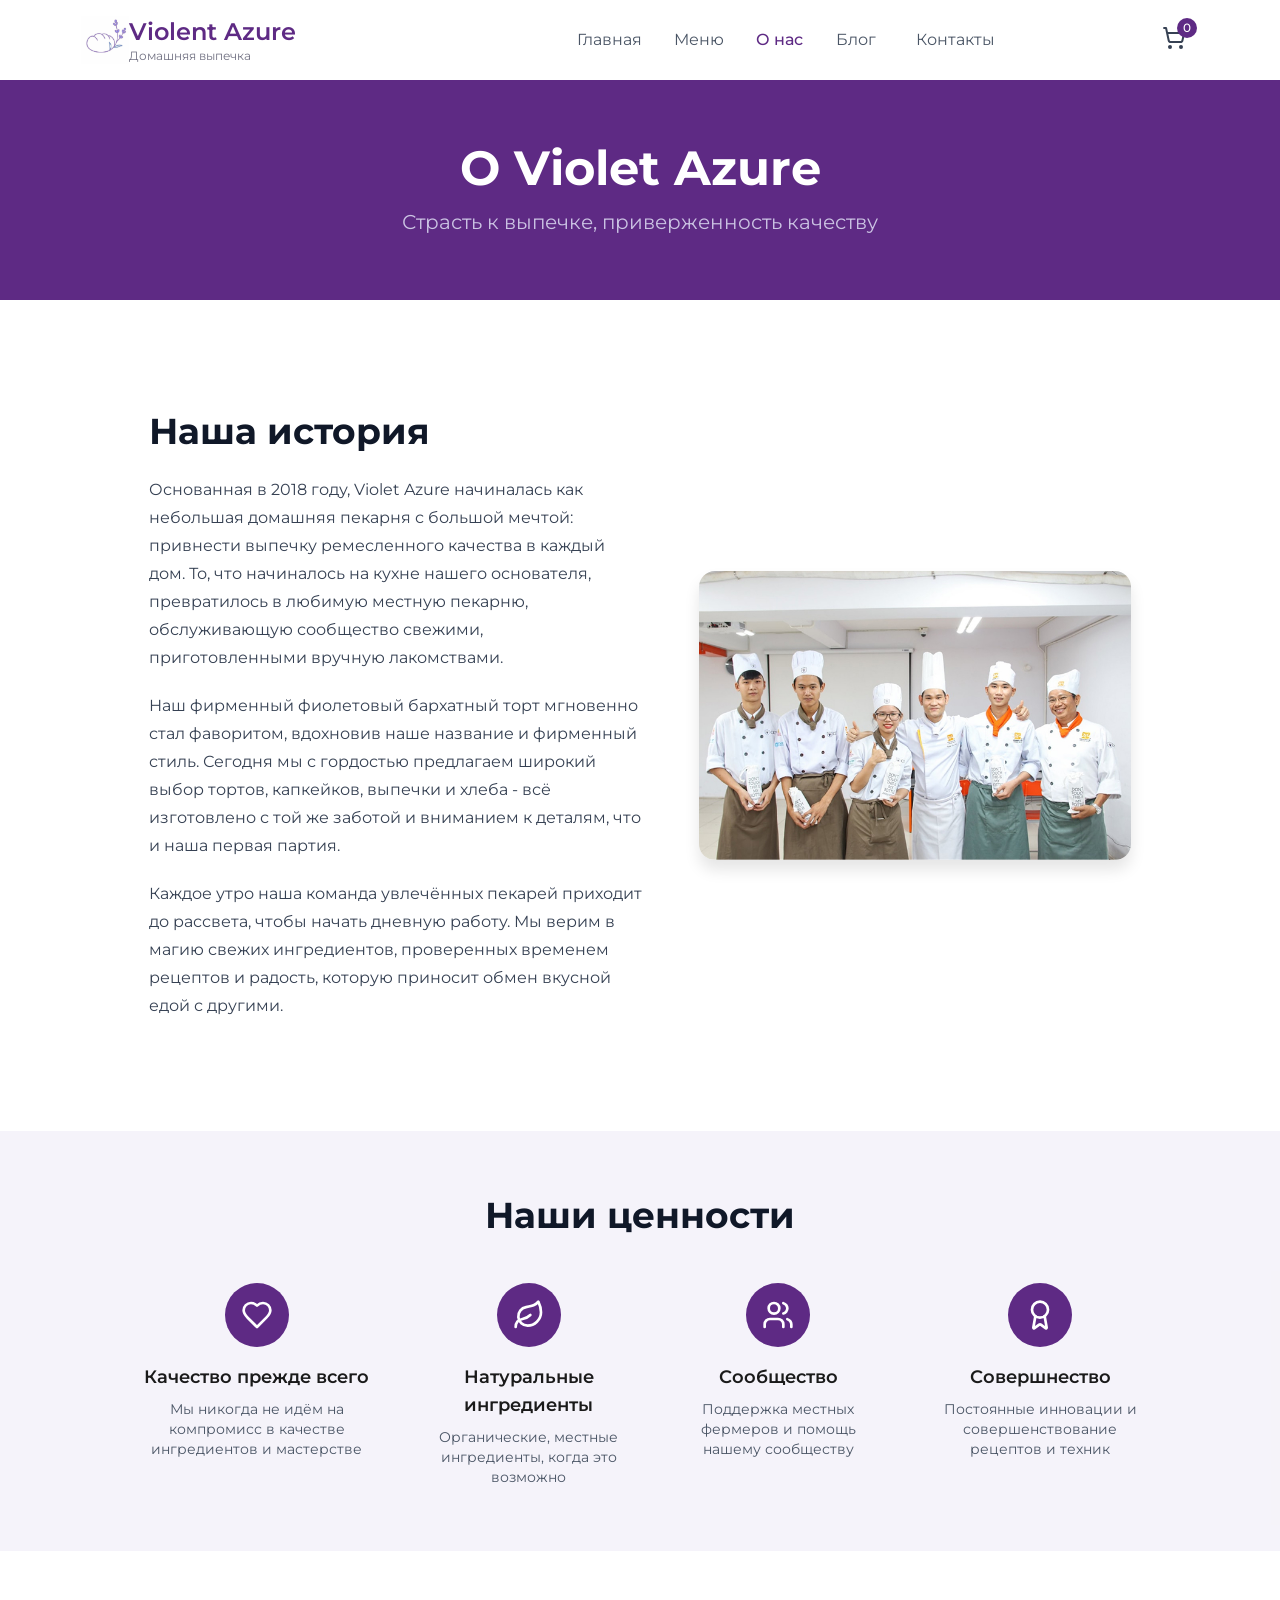
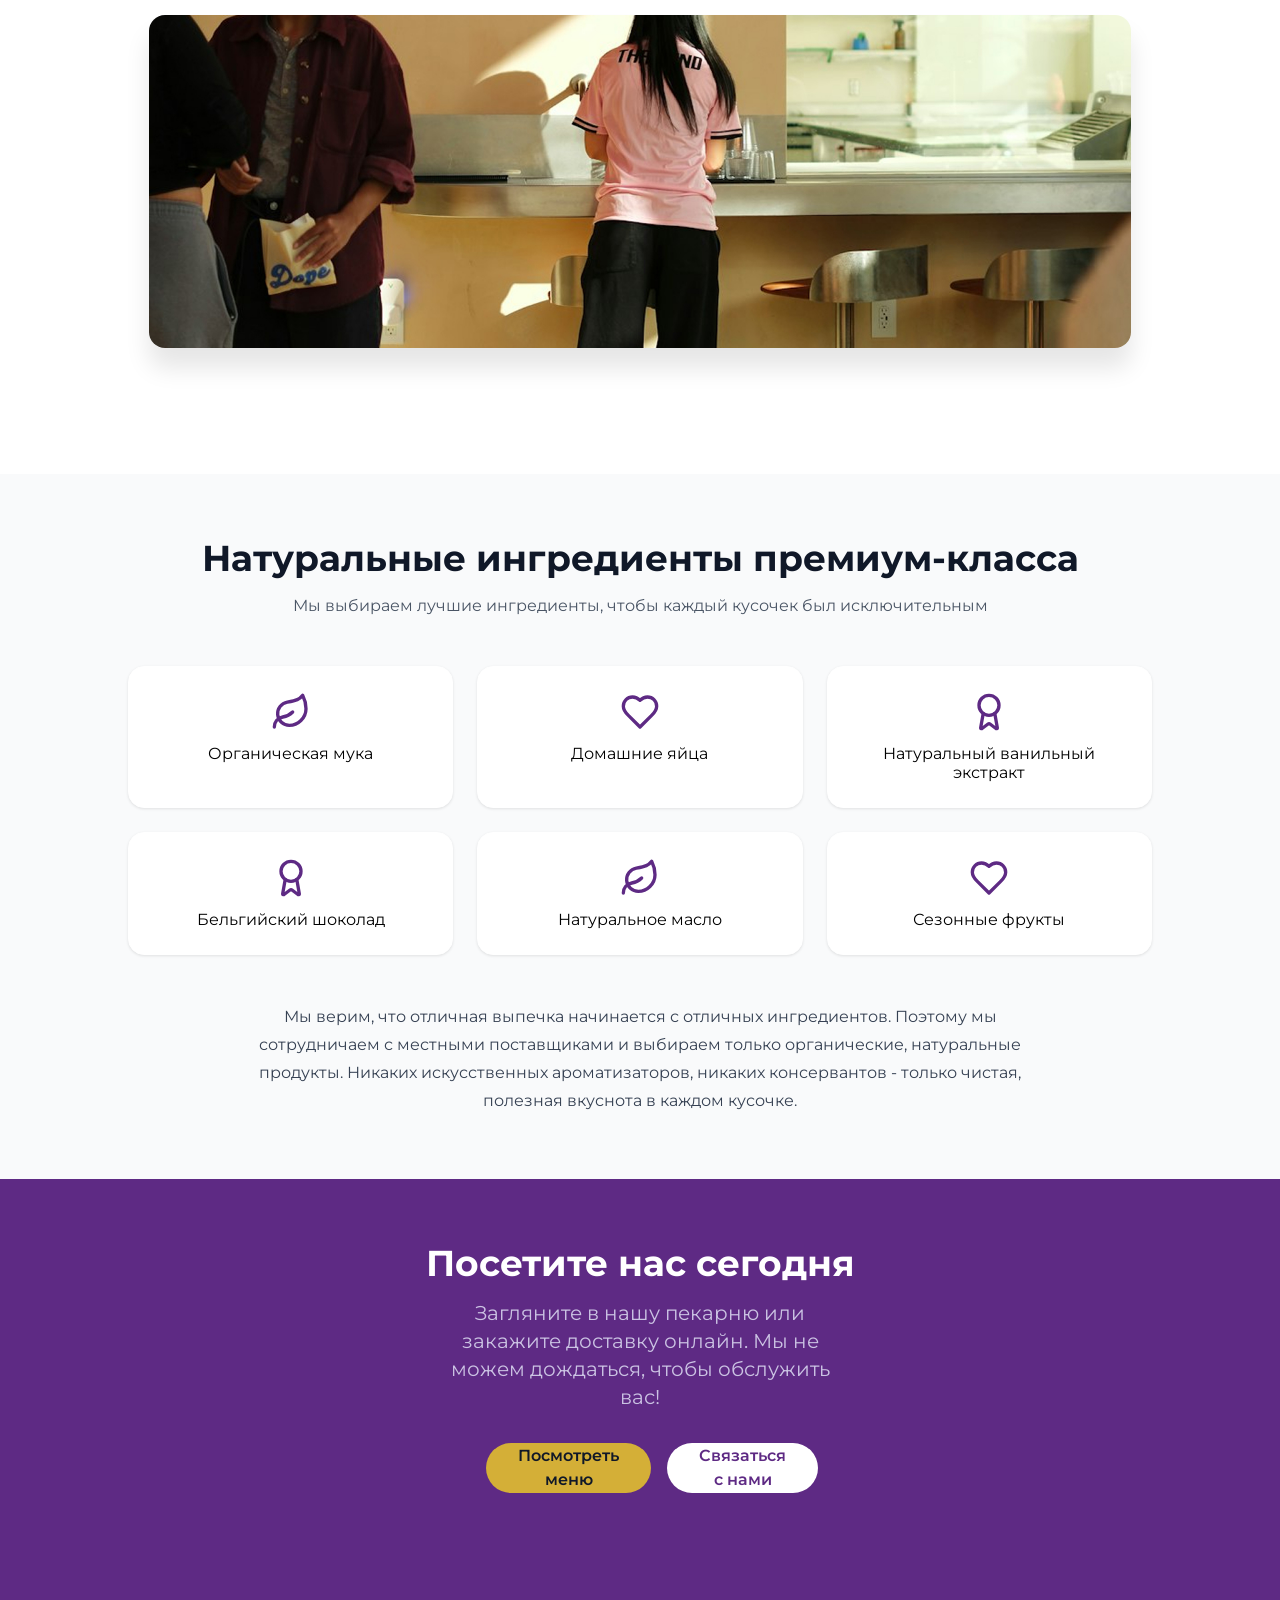
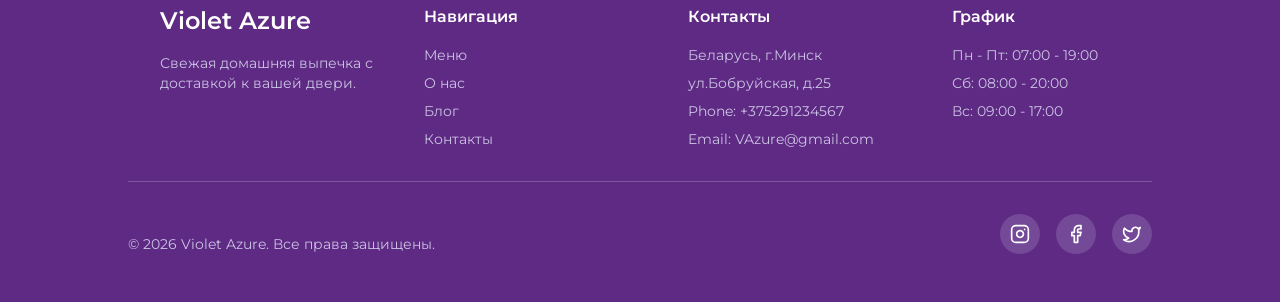
<file: about-us.html>
<!DOCTYPE html>
<html lang="ru">
<head>
    <meta charset="UTF-8">
    <meta name="viewport" content="width=device-width, initial-scale=1.0">
    <link rel="stylesheet" href="./static/styles/general.css">
    <link rel="stylesheet" href="./static/styles/about-us.css">
    <link rel="stylesheet" href="./static/styles/about-us-sass.css">
    <link rel="preconnect" href="https://fonts.googleapis.com">
    <link rel="preconnect" href="https://fonts.gstatic.com" crossorigin>
    <link href="https://fonts.googleapis.com/css2?family=Montserrat:ital,wght@0,100..900;1,100..900&display=swap" rel="stylesheet">
    <title>About Us</title>
</head>
<body>
    <header>    
        <div class="logo-container">
            <a href="./index.html">
                <img src="./static/images/Logo.png" alt="logo" width="48" height="48">
                <div class="logo-text">
                    <h1 class="name">Violent Azure</h1>
                    <h2 class="description">Домашняя выпечка</h2>
                </div>
            </a>
        </div>
        <input type="checkbox" id="menu-toggle" class="menu-toggle">
        <label for="menu-toggle" class="burger">
            <span></span><span></span><span></span>
        </label>
        <nav class="header-container">
            <ul class="header-list">
                <li><a href="./index.html">Главная</a></li>
                <li><a href="./menu.html">Меню</a></li>
                <li><a class="active-link" href="#">О нас</a></li>
                <li><a href="./blog.html">Блог</a></li>
                <li><a href="./contact.html">Контакты</a></li>
            </ul>
        </nav>
        <div class="basket" data-text="0">
            <a href="basket.html"><img src="./static/images/Basket.svg" alt="basket" width="24" height="24"></a>
        </div>
    </header>
    <main>
        <section class="main-header">
            <div class="main-header-container">
                <h2>О Violet Azure</h2>
                <p>Страсть к выпечке, приверженность качеству</p>
            </div>
        </section>
        <section class="story">
            <h2 class="empty">Заголовок секции</h2>
            <div class="story-container">
                <article class="story-text">
                    <h2>Наша история</h2>
                    <div class="article-text">
                        <p>Основанная в 2018 году, Violet Azure начиналась как небольшая домашняя пекарня
                            с большой мечтой: привнести выпечку ремесленного качества в каждый дом. То, что
                            начиналось на кухне нашего основателя, превратилось в любимую местную
                            пекарню, обслуживающую сообщество свежими, приготовленными вручную
                            лакомствами.
                        </p>
                        <p>Наш фирменный фиолетовый бархатный торт мгновенно стал фаворитом,
                            вдохновив наше название и фирменный стиль. Сегодня мы с гордостью предлагаем
                            широкий выбор тортов, капкейков, выпечки и хлеба - всё изготовлено с той же
                            заботой и вниманием к деталям, что и наша первая партия.
                        </p>
                        <p>Каждое утро наша команда увлечённых пекарей приходит до рассвета, чтобы
                            начать дневную работу. Мы верим в магию свежих ингредиентов, проверенных
                            временем рецептов и радость, которую приносит обмен вкусной едой с другими.
                        </p>
                    </div>
                </article>
                <img src="./static/images/OurBakingTeam.jpg" alt="" width="712" height="474">
            </div>
        </section>
        <section class="values">
            <div class="values-container">
                <h2>Наши ценности</h2>
                <div class="values-info">
                    <div class="values-info-item">
                        <div class="values-info-item-svg">
                            <svg width="32" height="32" viewBox="0 0 32 32" fill="none" xmlns="http://www.w3.org/2000/svg">
                            <path d="M25.3333 18.6667C27.32 16.72 29.3333 14.3867 29.3333 11.3333C29.3333 9.38841 28.5607 7.52315 27.1854 6.14788C25.8102 4.77262 23.9449 4 22 4C19.6533 4 18 4.66667 16 6.66667C14 4.66667 12.3467 4 9.99999 4C8.05507 4 6.18981 4.77262 4.81454 6.14788C3.43927 7.52315 2.66666 9.38841 2.66666 11.3333C2.66666 14.4 4.66666 16.7333 6.66666 18.6667L16 28L25.3333 18.6667Z" stroke="white" stroke-width="2.66667" stroke-linecap="round" stroke-linejoin="round"/>
                            </svg>
                        </div>
                        <h3>Качество прежде всего</h3>
                        <p>Мы никогда не идём на компромисс в
                            качестве ингредиентов и мастерстве</p>
                    </div>
                    <div class="values-info-item">
                        <div class="values-info-item-svg">
                            <svg width="32" height="32" viewBox="0 0 32 32" fill="none" xmlns="http://www.w3.org/2000/svg">
                            <path d="M14.6668 26.6666C12.3255 26.6737 10.0671 25.8006 8.33949 24.2205C6.61184 22.6404 5.54116 20.4687 5.33978 18.1361C5.13841 15.8035 5.82106 13.4804 7.25233 11.6276C8.68361 9.77479 10.759 8.52756 13.0668 8.13329C20.6668 6.66663 22.6668 5.97329 25.3335 2.66663C26.6668 5.33329 28.0001 8.23996 28.0001 13.3333C28.0001 20.6666 21.6268 26.6666 14.6668 26.6666Z" stroke="white" stroke-width="2.66667" stroke-linecap="round" stroke-linejoin="round"/>
                            <path d="M2.6665 28C2.6665 24 5.13317 20.8533 9.43984 20C12.6665 19.36 15.9998 17.3333 17.3332 16" stroke="white" stroke-width="2.66667" stroke-linecap="round" stroke-linejoin="round"/>
                            </svg>
                        </div>
                        <h3>Натуральные ингредиенты</h3>
                        <p>Органические, местные ингредиенты, когда
                            это возможно</p>
                    </div>
                    <div class="values-info-item">
                        <div class="values-info-item-svg">
                            <svg width="32" height="32" viewBox="0 0 32 32" fill="none" xmlns="http://www.w3.org/2000/svg">
                            <path d="M21.3332 28V25.3333C21.3332 23.9188 20.7713 22.5623 19.7711 21.5621C18.7709 20.5619 17.4143 20 15.9998 20H7.99984C6.58535 20 5.2288 20.5619 4.2286 21.5621C3.22841 22.5623 2.6665 23.9188 2.6665 25.3333V28" stroke="white" stroke-width="2.66667" stroke-linecap="round" stroke-linejoin="round"/>
                            <path d="M11.9998 14.6667C14.9454 14.6667 17.3332 12.2789 17.3332 9.33333C17.3332 6.38781 14.9454 4 11.9998 4C9.05432 4 6.6665 6.38781 6.6665 9.33333C6.6665 12.2789 9.05432 14.6667 11.9998 14.6667Z" stroke="white" stroke-width="2.66667" stroke-linecap="round" stroke-linejoin="round"/>
                            <path d="M29.3335 28V25.3333C29.3326 24.1516 28.9393 23.0037 28.2153 22.0698C27.4913 21.1358 26.4777 20.4688 25.3335 20.1733" stroke="white" stroke-width="2.66667" stroke-linecap="round" stroke-linejoin="round"/>
                            <path d="M21.3335 4.17334C22.4807 4.46707 23.4975 5.13427 24.2237 6.06975C24.9498 7.00523 25.344 8.15578 25.344 9.34001C25.344 10.5242 24.9498 11.6748 24.2237 12.6103C23.4975 13.5457 22.4807 14.2129 21.3335 14.5067" stroke="white" stroke-width="2.66667" stroke-linecap="round" stroke-linejoin="round"/>
                            </svg>
                        </div>
                        <h3>Сообщество</h3>
                        <p>Поддержка местных фермеров и помощь
                            нашему сообществу</p>
                    </div>
                    <div class="values-info-item">
                        <div class="values-info-item-svg">
                            <svg width="32" height="32" viewBox="0 0 32 32" fill="none" xmlns="http://www.w3.org/2000/svg">
                            <path d="M20.6362 17.1866L22.6562 28.5546C22.6788 28.6885 22.66 28.8261 22.6023 28.949C22.5446 29.0719 22.4508 29.1742 22.3334 29.2424C22.216 29.3105 22.0806 29.3412 21.9452 29.3303C21.8099 29.3193 21.6811 29.2674 21.5762 29.1813L16.8028 25.5986C16.5724 25.4265 16.2925 25.3335 16.0048 25.3335C15.7172 25.3335 15.4373 25.4265 15.2068 25.5986L10.4255 29.18C10.3206 29.2659 10.192 29.3178 10.0568 29.3287C9.92166 29.3396 9.78639 29.3091 9.66904 29.2411C9.5517 29.1732 9.45786 29.0711 9.40005 28.9484C9.34224 28.8258 9.32321 28.6884 9.34549 28.5546L11.3642 17.1866" stroke="white" stroke-width="2.66667" stroke-linecap="round" stroke-linejoin="round"/>
                            <path d="M16 18.6666C20.4183 18.6666 24 15.0849 24 10.6666C24 6.24835 20.4183 2.66663 16 2.66663C11.5817 2.66663 8 6.24835 8 10.6666C8 15.0849 11.5817 18.6666 16 18.6666Z" stroke="white" stroke-width="2.66667" stroke-linecap="round" stroke-linejoin="round"/>
                            </svg>
                        </div>
                        <h3>Совершнество</h3>
                        <p>Постоянные инновации и
                            совершенствование рецептов и техник</p>
                    </div>
                </div>
            </div>
        </section>
        <section class="image">
            <h2 class="empty">Пустой заголовок</h2>
            <div class="image-container">
                <img src="./static/images/VioletAzureBakeryInterior.jpg" alt="">
            </div>
        </section>
        <section class="about-ingredients">
            <div class="about-ingredients-container">
                <h2>Натуральные ингредиенты премиум-класса</h2>
                <p>Мы выбираем лучшие ингредиенты, чтобы каждый кусочек был исключительным</p>
                <div class="about-ingredients-info">
                    <div class="about-ingredients-info-item">
                        <svg width="32" height="32" viewBox="0 0 32 32" fill="none" xmlns="http://www.w3.org/2000/svg">
                            <path d="M14.6668 26.6666C12.3255 26.6737 10.0671 25.8006 8.33949 24.2205C6.61184 22.6404 5.54116 20.4687 5.33978 18.1361C5.13841 15.8035 5.82106 13.4804 7.25233 11.6276C8.68361 9.77479 10.759 8.52756 13.0668 8.13329C20.6668 6.66663 22.6668 5.97329 25.3335 2.66663C26.6668 5.33329 28.0001 8.23996 28.0001 13.3333C28.0001 20.6666 21.6268 26.6666 14.6668 26.6666Z" stroke="#5E2A84" stroke-width="2.66667" stroke-linecap="round" stroke-linejoin="round"/>
                            <path d="M2.6665 28C2.6665 24 5.13317 20.8533 9.43984 20C12.6665 19.36 15.9998 17.3333 17.3332 16" stroke="#5E2A84" stroke-width="2.66667" stroke-linecap="round" stroke-linejoin="round"/>
                            </svg>
                        <span>Органическая мука</span>
                    </div>
                    <div class="about-ingredients-info-item">
                        <svg width="32" height="32" viewBox="0 0 32 32" fill="none" xmlns="http://www.w3.org/2000/svg">
                            <path d="M25.3333 18.6667C27.32 16.72 29.3333 14.3867 29.3333 11.3333C29.3333 9.38841 28.5607 7.52315 27.1854 6.14788C25.8102 4.77262 23.9449 4 22 4C19.6533 4 18 4.66667 16 6.66667C14 4.66667 12.3467 4 9.99999 4C8.05507 4 6.18981 4.77262 4.81454 6.14788C3.43927 7.52315 2.66666 9.38841 2.66666 11.3333C2.66666 14.4 4.66666 16.7333 6.66666 18.6667L16 28L25.3333 18.6667Z" stroke="#5E2A84" stroke-width="2.66667" stroke-linecap="round" stroke-linejoin="round"/>
                            </svg>
                        <span>Домашние яйца</span>
                    </div>
                    <div class="about-ingredients-info-item">
                        <svg width="32" height="32" viewBox="0 0 32 32" fill="none" xmlns="http://www.w3.org/2000/svg">
                            <path d="M20.6362 17.1866L22.6562 28.5546C22.6788 28.6885 22.66 28.8261 22.6023 28.949C22.5446 29.0719 22.4508 29.1742 22.3334 29.2424C22.216 29.3105 22.0806 29.3412 21.9452 29.3303C21.8099 29.3193 21.6811 29.2674 21.5762 29.1813L16.8028 25.5986C16.5724 25.4265 16.2925 25.3335 16.0048 25.3335C15.7172 25.3335 15.4373 25.4265 15.2068 25.5986L10.4255 29.18C10.3206 29.2659 10.192 29.3178 10.0568 29.3287C9.92166 29.3396 9.78639 29.3091 9.66904 29.2411C9.5517 29.1732 9.45786 29.0711 9.40005 28.9484C9.34224 28.8258 9.32321 28.6884 9.34549 28.5546L11.3642 17.1866" stroke="#5E2A84" stroke-width="2.66667" stroke-linecap="round" stroke-linejoin="round"/>
                            <path d="M16 18.6666C20.4183 18.6666 24 15.0849 24 10.6666C24 6.24835 20.4183 2.66663 16 2.66663C11.5817 2.66663 8 6.24835 8 10.6666C8 15.0849 11.5817 18.6666 16 18.6666Z" stroke="#5E2A84" stroke-width="2.66667" stroke-linecap="round" stroke-linejoin="round"/>
                            </svg>
                        <span>Натуральный ванильный экстракт</span>
                    </div>
                    <div class="about-ingredients-info-item">
                        <svg width="32" height="32" viewBox="0 0 32 32" fill="none" xmlns="http://www.w3.org/2000/svg">
                            <path d="M20.6362 17.1866L22.6562 28.5546C22.6788 28.6885 22.66 28.8261 22.6023 28.949C22.5446 29.0719 22.4508 29.1742 22.3334 29.2424C22.216 29.3105 22.0806 29.3412 21.9452 29.3303C21.8099 29.3193 21.6811 29.2674 21.5762 29.1813L16.8028 25.5986C16.5724 25.4265 16.2925 25.3335 16.0048 25.3335C15.7172 25.3335 15.4373 25.4265 15.2068 25.5986L10.4255 29.18C10.3206 29.2659 10.192 29.3178 10.0568 29.3287C9.92166 29.3396 9.78639 29.3091 9.66904 29.2411C9.5517 29.1732 9.45786 29.0711 9.40005 28.9484C9.34224 28.8258 9.32321 28.6884 9.34549 28.5546L11.3642 17.1866" stroke="#5E2A84" stroke-width="2.66667" stroke-linecap="round" stroke-linejoin="round"/>
                            <path d="M16 18.6666C20.4183 18.6666 24 15.0849 24 10.6666C24 6.24835 20.4183 2.66663 16 2.66663C11.5817 2.66663 8 6.24835 8 10.6666C8 15.0849 11.5817 18.6666 16 18.6666Z" stroke="#5E2A84" stroke-width="2.66667" stroke-linecap="round" stroke-linejoin="round"/>
                            </svg>
                        <span>Бельгийский шоколад</span>
                    </div>
                    <div class="about-ingredients-info-item">
                        <svg width="32" height="32" viewBox="0 0 32 32" fill="none" xmlns="http://www.w3.org/2000/svg">
                            <path d="M14.6668 26.6666C12.3255 26.6737 10.0671 25.8006 8.33949 24.2205C6.61184 22.6404 5.54116 20.4687 5.33978 18.1361C5.13841 15.8035 5.82106 13.4804 7.25233 11.6276C8.68361 9.77479 10.759 8.52756 13.0668 8.13329C20.6668 6.66663 22.6668 5.97329 25.3335 2.66663C26.6668 5.33329 28.0001 8.23996 28.0001 13.3333C28.0001 20.6666 21.6268 26.6666 14.6668 26.6666Z" stroke="#5E2A84" stroke-width="2.66667" stroke-linecap="round" stroke-linejoin="round"/>
                            <path d="M2.6665 28C2.6665 24 5.13317 20.8533 9.43984 20C12.6665 19.36 15.9998 17.3333 17.3332 16" stroke="#5E2A84" stroke-width="2.66667" stroke-linecap="round" stroke-linejoin="round"/>
                            </svg>
                        <span>Натуральное масло</span>
                    </div>
                    <div class="about-ingredients-info-item">
                        <svg width="32" height="32" viewBox="0 0 32 32" fill="none" xmlns="http://www.w3.org/2000/svg">
                            <path d="M25.3333 18.6667C27.32 16.72 29.3333 14.3867 29.3333 11.3333C29.3333 9.38841 28.5607 7.52315 27.1854 6.14788C25.8102 4.77262 23.9449 4 22 4C19.6533 4 18 4.66667 16 6.66667C14 4.66667 12.3467 4 9.99999 4C8.05507 4 6.18981 4.77262 4.81454 6.14788C3.43927 7.52315 2.66666 9.38841 2.66666 11.3333C2.66666 14.4 4.66666 16.7333 6.66666 18.6667L16 28L25.3333 18.6667Z" stroke="#5E2A84" stroke-width="2.66667" stroke-linecap="round" stroke-linejoin="round"/>
                            </svg>
                        <span>Сезонные фрукты</span>
                    </div>
                </div>
                <p class="about-ingredients-footer">Мы верим, что отличная выпечка начинается с отличных ингредиентов. Поэтому мы
                    сотрудничаем с местными поставщиками и выбираем только органические, натуральные
                    продукты. Никаких искусственных ароматизаторов, никаких консервантов - только чистая,
                    полезная вкуснота в каждом кусочке.</p>
            </div>
        </section>
        <section class="visit">
            <div class="visit-container">
                <h2>Посетите нас сегодня</h2>
                <p>Загляните в нашу пекарню или закажите доставку онлайн. Мы не можем дождаться, чтобы обслужить вас!</p>
                <div class="visit-container-buttons">
                    <div class="browse">
                        <a href="./menu.html">Посмотреть меню</a>
                    </div>
                    <div class="get-in">
                        <a href="./contact.html">Связаться с нами</a>
                    </div>
                </div>
            </div>
        </section>
    </main>
    <footer>
        <div class="footer-container">
            <div class="footer-info">
                <div class="footer-item">
                    <h2>Violet Azure</h2>
                    <p>Свежая домашняя выпечка с доставкой к вашей двери.</p>
                </div>
                <div class="footer-item">
                    <h2>Навигация</h2>
                    <nav>
                        <ul>
                            <li><a href="./menu.html">Меню</a></li>
                            <li><a href="#">О нас</a></li>
                            <li><a href="./blog.html">Блог</a></li>
                            <li><a href="./contact.html">Контакты</a></li>
                        </ul>
                    </nav>
                </div>
                <div class="footer-item">
                    <h2>Контакты</h2>
                    <div class="footer-item-contacts">
                        <span>Беларусь, г.Минск</span>
                        <span>ул.Бобруйская, д.25</span>
                        <span>Phone: +375291234567</span>
                        <span>Email: VAzure@gmail.com</span>
                    </div>
                </div>
                <div class="footer-item">
                    <h2>График</h2>
                    <div class="footer-item-hours">
                        <span>Пн - Пт: 07:00 - 19:00</span>
                        <span>Сб: 08:00 - 20:00</span>
                        <span>Вс: 09:00 - 17:00</span>
                    </div>
                </div>
            </div>
            <div class="footer-bottom">
                <span>© 2026 Violet Azure. Все права защищены.</span>
                <div class="footer-bottom-icons">
                    <a class="footer-bottom-icon" href="#">
                        <svg width="20" height="20" viewBox="0 0 20 20" fill="none" xmlns="http://www.w3.org/2000/svg">
                        <path d="M14.1667 1.66675H5.83335C3.53217 1.66675 1.66669 3.53223 1.66669 5.83341V14.1667C1.66669 16.4679 3.53217 18.3334 5.83335 18.3334H14.1667C16.4679 18.3334 18.3334 16.4679 18.3334 14.1667V5.83341C18.3334 3.53223 16.4679 1.66675 14.1667 1.66675Z" stroke="white" stroke-width="1.66667" stroke-linecap="round" stroke-linejoin="round"/>
                        <path d="M13.3333 9.47501C13.4362 10.1685 13.3177 10.8769 12.9948 11.4992C12.6719 12.1215 12.1609 12.6262 11.5347 12.9414C10.9084 13.2566 10.1987 13.3663 9.50647 13.255C8.81425 13.1436 8.17478 12.8167 7.67901 12.321C7.18324 11.8252 6.85642 11.1857 6.74504 10.4935C6.63365 9.8013 6.74337 9.09159 7.05858 8.46532C7.3738 7.83905 7.87847 7.32812 8.5008 7.00521C9.12313 6.68229 9.83144 6.56383 10.525 6.66667C11.2324 6.77158 11.8874 7.10123 12.3931 7.60693C12.8988 8.11263 13.2284 8.76757 13.3333 9.47501Z" stroke="white" stroke-width="1.66667" stroke-linecap="round" stroke-linejoin="round"/>
                        <path d="M14.5833 5.41675H14.5916" stroke="white" stroke-width="1.66667" stroke-linecap="round" stroke-linejoin="round"/>
                        </svg>
                    </a>
                    <a class="footer-bottom-icon" href="#">
                        <svg width="20" height="20" viewBox="0 0 20 20" fill="none" xmlns="http://www.w3.org/2000/svg">
                        <path d="M15 1.66675H12.5C11.3949 1.66675 10.3351 2.10573 9.5537 2.88714C8.7723 3.66854 8.33331 4.72835 8.33331 5.83341V8.33341H5.83331V11.6667H8.33331V18.3334H11.6666V11.6667H14.1666L15 8.33341H11.6666V5.83341C11.6666 5.6124 11.7544 5.40044 11.9107 5.24416C12.067 5.08788 12.279 5.00008 12.5 5.00008H15V1.66675Z" stroke="white" stroke-width="1.66667" stroke-linecap="round" stroke-linejoin="round"/>
                        </svg>
                    </a>
                    <a class="footer-bottom-icon" href="#">
                        <svg width="20" height="20" viewBox="0 0 20 20" fill="none" xmlns="http://www.w3.org/2000/svg">
                        <path d="M18.3334 3.33343C18.3334 3.33343 17.75 5.08343 16.6667 6.16677C18 14.5001 8.83335 20.5834 1.66669 15.8334C3.50002 15.9168 5.33335 15.3334 6.66669 14.1668C2.50002 12.9168 0.416687 8.0001 2.50002 4.16677C4.33335 6.33343 7.16669 7.58343 10 7.5001C9.25002 4.0001 13.3334 2.0001 15.8334 4.33343C16.75 4.33343 18.3334 3.33343 18.3334 3.33343Z" stroke="white" stroke-width="1.66667" stroke-linecap="round" stroke-linejoin="round"/>
                        </svg>
                    </a>
                </div>
            </div>
        </div>
    </footer>
    <script src="./static/scrypts/cartStorage.js"></script>
</body>
</html>
</file>
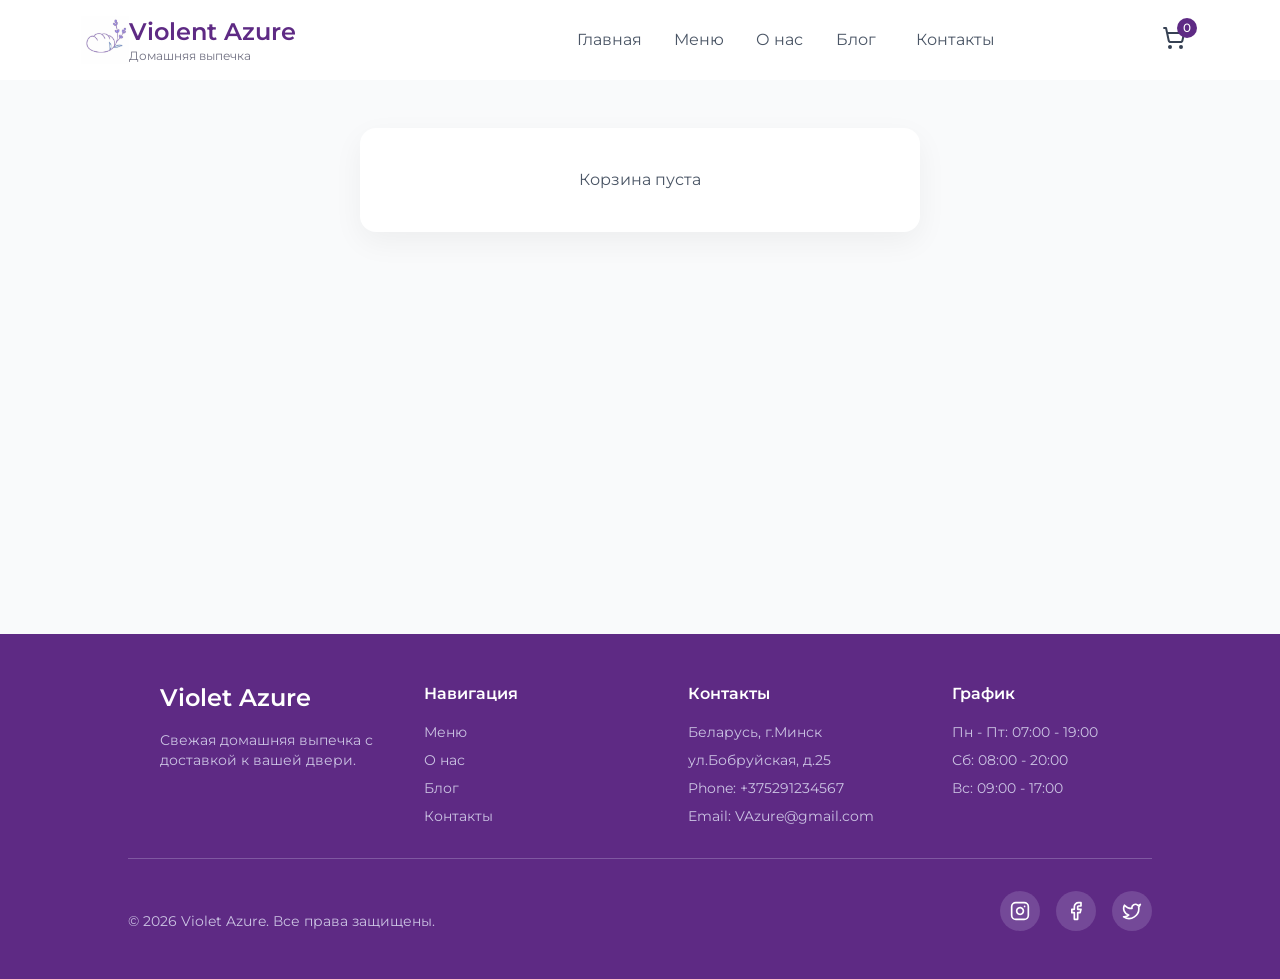
<file: basket.html>
<!DOCTYPE html>
<html lang="ru">
<head>
    <meta charset="UTF-8">
    <meta name="viewport" content="width=device-width, initial-scale=1.0">
    <link rel="stylesheet" href="./static/styles/general.css">
    <link rel="stylesheet" href="./static/styles/basket.css">
    <link rel="preconnect" href="https://fonts.googleapis.com">
    <link rel="preconnect" href="https://fonts.gstatic.com" crossorigin>
    <link href="https://fonts.googleapis.com/css2?family=Montserrat:ital,wght@0,100..900;1,100..900&display=swap?&subset=cyrillic,cyrillic-ext" rel="stylesheet">
    <title>Корзина</title>
</head>
<body>
        <header>
        <div class="logo-container">
            <a href="./index.html">
                <img src="./static/images/Logo.png" alt="logo" width="48" height="48">
                <div class="logo-text">
                    <h1 class="name">Violent Azure</h1>
                    <h2 class="description">Домашняя выпечка</h2>
                </div>
            </a>
        </div>
        <input type="checkbox" id="menu-toggle" class="menu-toggle">
        <label for="menu-toggle" class="burger">
            <span></span><span></span><span></span>
        </label>
        <nav class="header-container">
            <ul class="header-list">
                <li><a href="./index.html">Главная</a></li>
                <li><a href="./menu.html">Меню</a></li>
                <li><a href="./about-us.html">О нас</a></li>
                <li><a href="./blog.html">Блог</a></li>
                <li><a href="./contact.html">Контакты</a></li>
            </ul>
        </nav>
        <div class="basket" data-text="0">
            <a href="basket.html"><img src="./static/images/Basket.svg" alt="basket" width="24" height="24"></a>
        </div>
    </header>
    <main>
        <div class="container">
            <div class="basket-card">

            </div>
        </div>
    </main>
    <footer>
        <div class="footer-container">
            <div class="footer-info">
                <div class="footer-item">
                    <h2>Violet Azure</h2>
                    <p>Свежая домашняя выпечка с доставкой к вашей двери.</p>
                </div>
                <div class="footer-item">
                    <h2>Навигация</h2>
                    <nav>
                        <ul>
                            <li><a href="./menu.html">Меню</a></li>
                            <li><a href="./about-us.html">О нас</a></li>
                            <li><a href="./blog.html">Блог</a></li>
                            <li><a href="./contact.html">Контакты</a></li>
                        </ul>
                    </nav>
                </div>
                <div class="footer-item">
                    <h2>Контакты</h2>
                    <div class="footer-item-contacts">
                        <span>Беларусь, г.Минск</span>
                        <span>ул.Бобруйская, д.25</span>
                        <span>Phone: +375291234567</span>
                        <span>Email: VAzure@gmail.com</span>
                    </div>
                </div>
                <div class="footer-item">
                    <h2>График</h2>
                    <div class="footer-item-hours">
                        <span>Пн - Пт: 07:00 - 19:00</span>
                        <span>Сб: 08:00 - 20:00</span>
                        <span>Вс: 09:00 - 17:00</span>
                    </div>
                </div>
            </div>
            <div class="footer-bottom">
                <span>© 2026 Violet Azure. Все права защищены.</span>
                <div class="footer-bottom-icons">
                    <a class="footer-bottom-icon" href="#">
                        <svg width="20" height="20" viewBox="0 0 20 20" fill="none" xmlns="http://www.w3.org/2000/svg">
                        <path d="M14.1667 1.66675H5.83335C3.53217 1.66675 1.66669 3.53223 1.66669 5.83341V14.1667C1.66669 16.4679 3.53217 18.3334 5.83335 18.3334H14.1667C16.4679 18.3334 18.3334 16.4679 18.3334 14.1667V5.83341C18.3334 3.53223 16.4679 1.66675 14.1667 1.66675Z" stroke="white" stroke-width="1.66667" stroke-linecap="round" stroke-linejoin="round"/>
                        <path d="M13.3333 9.47501C13.4362 10.1685 13.3177 10.8769 12.9948 11.4992C12.6719 12.1215 12.1609 12.6262 11.5347 12.9414C10.9084 13.2566 10.1987 13.3663 9.50647 13.255C8.81425 13.1436 8.17478 12.8167 7.67901 12.321C7.18324 11.8252 6.85642 11.1857 6.74504 10.4935C6.63365 9.8013 6.74337 9.09159 7.05858 8.46532C7.3738 7.83905 7.87847 7.32812 8.5008 7.00521C9.12313 6.68229 9.83144 6.56383 10.525 6.66667C11.2324 6.77158 11.8874 7.10123 12.3931 7.60693C12.8988 8.11263 13.2284 8.76757 13.3333 9.47501Z" stroke="white" stroke-width="1.66667" stroke-linecap="round" stroke-linejoin="round"/>
                        <path d="M14.5833 5.41675H14.5916" stroke="white" stroke-width="1.66667" stroke-linecap="round" stroke-linejoin="round"/>
                        </svg>
                    </a>
                    <a class="footer-bottom-icon" href="#">
                        <svg width="20" height="20" viewBox="0 0 20 20" fill="none" xmlns="http://www.w3.org/2000/svg">
                        <path d="M15 1.66675H12.5C11.3949 1.66675 10.3351 2.10573 9.5537 2.88714C8.7723 3.66854 8.33331 4.72835 8.33331 5.83341V8.33341H5.83331V11.6667H8.33331V18.3334H11.6666V11.6667H14.1666L15 8.33341H11.6666V5.83341C11.6666 5.6124 11.7544 5.40044 11.9107 5.24416C12.067 5.08788 12.279 5.00008 12.5 5.00008H15V1.66675Z" stroke="white" stroke-width="1.66667" stroke-linecap="round" stroke-linejoin="round"/>
                        </svg>
                    </a>
                    <a class="footer-bottom-icon" href="#">
                        <svg width="20" height="20" viewBox="0 0 20 20" fill="none" xmlns="http://www.w3.org/2000/svg">
                        <path d="M18.3334 3.33343C18.3334 3.33343 17.75 5.08343 16.6667 6.16677C18 14.5001 8.83335 20.5834 1.66669 15.8334C3.50002 15.9168 5.33335 15.3334 6.66669 14.1668C2.50002 12.9168 0.416687 8.0001 2.50002 4.16677C4.33335 6.33343 7.16669 7.58343 10 7.5001C9.25002 4.0001 13.3334 2.0001 15.8334 4.33343C16.75 4.33343 18.3334 3.33343 18.3334 3.33343Z" stroke="white" stroke-width="1.66667" stroke-linecap="round" stroke-linejoin="round"/>
                        </svg>
                    </a>
                </div>
            </div>
        </div>
    </footer>
    <script src="./static/scrypts/cartStorage.js"></script>
    <script src="./static/scrypts/basket.js"></script>
</body>
</html>
</file>
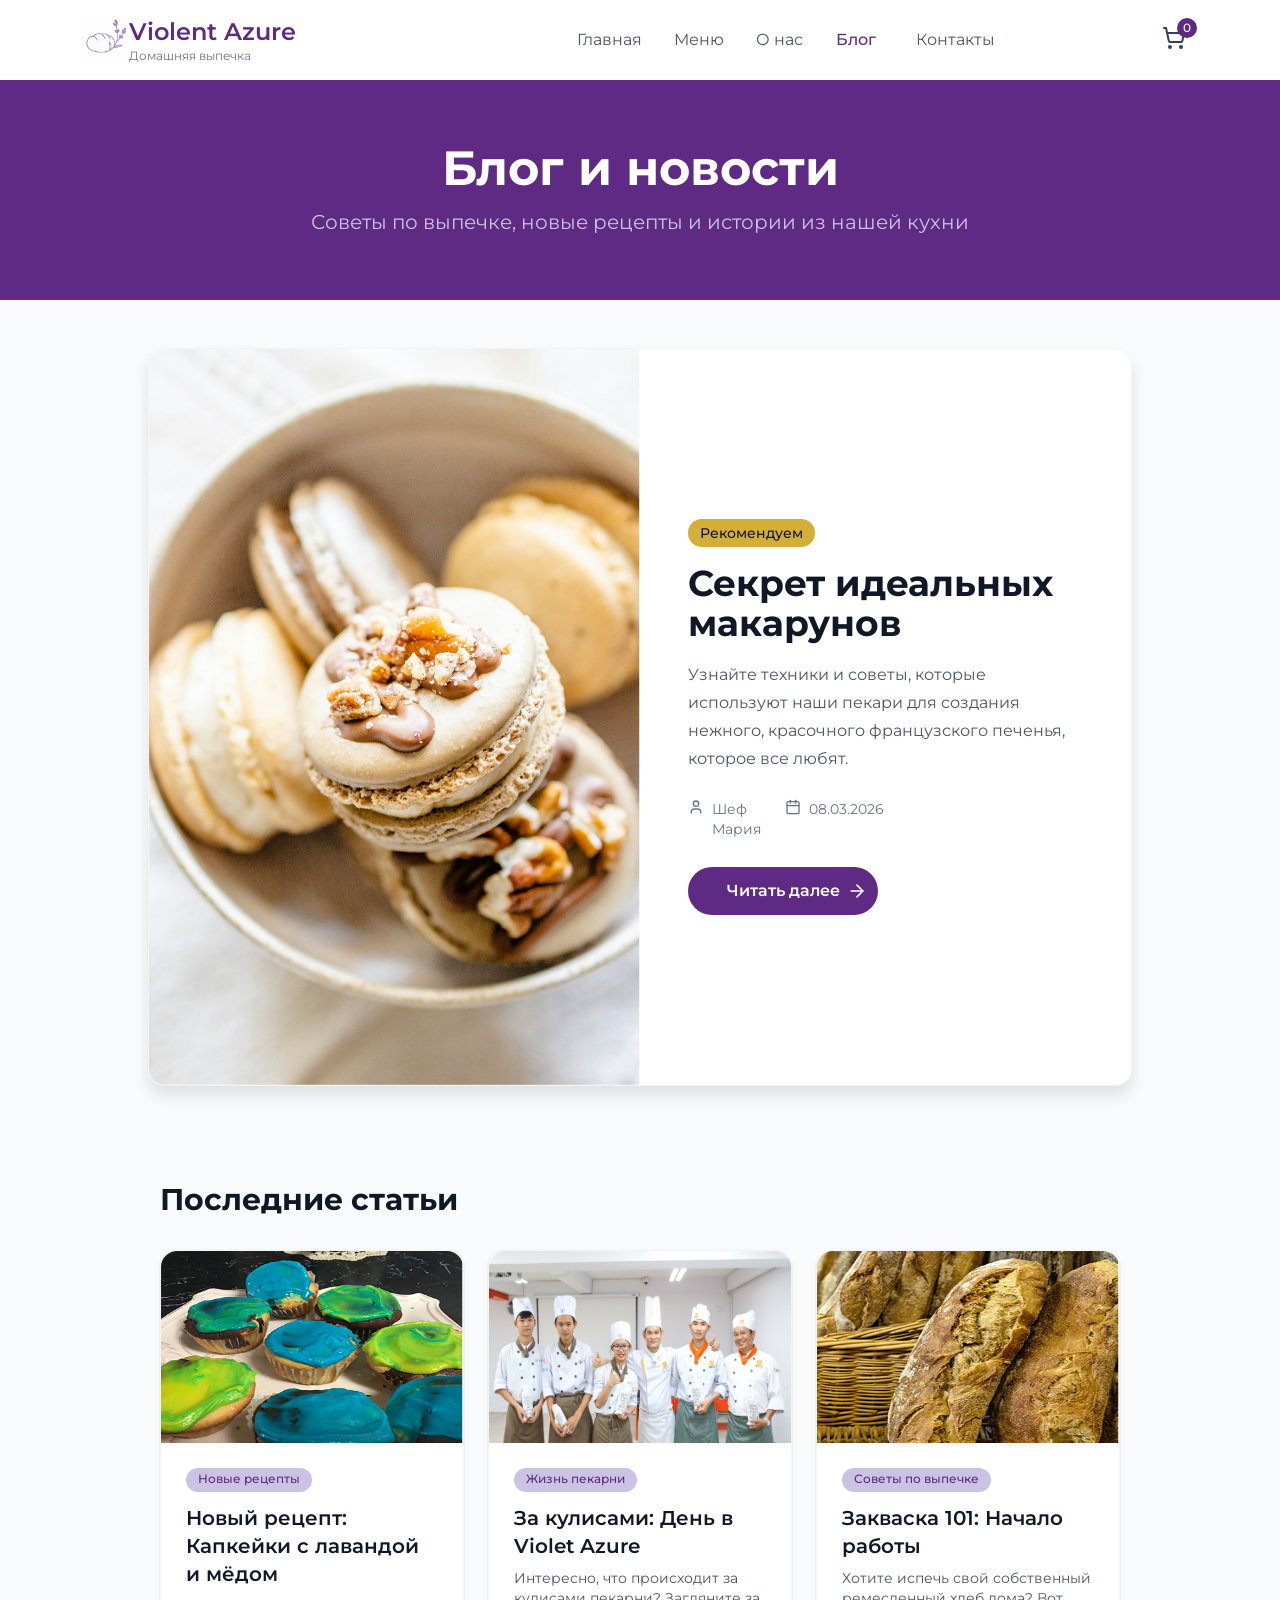
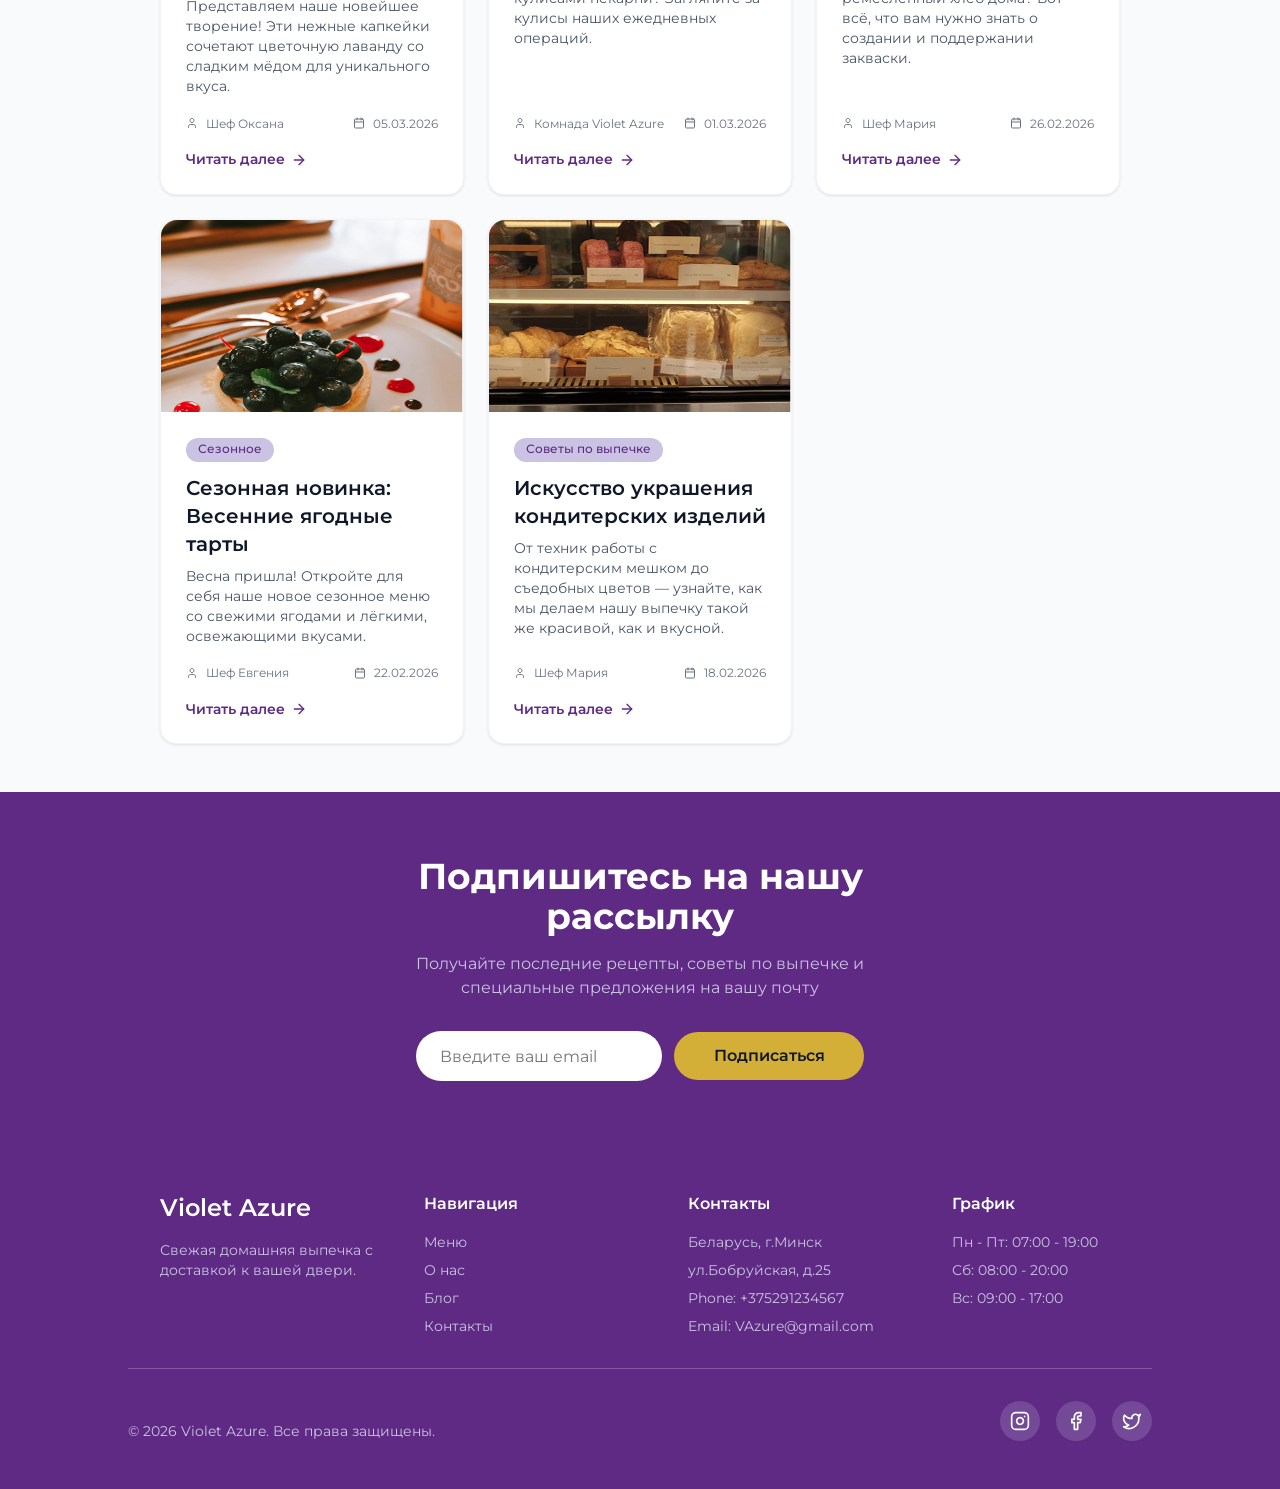
<file: blog.html>
<!DOCTYPE html>
<html lang="ru">
<head>
    <meta charset="UTF-8">
    <meta name="viewport" content="width=device-width, initial-scale=1.0">
    <link rel="stylesheet" href="./static/styles/general.css">
    <link rel="stylesheet" href="./static/styles/blog.css">
    <link rel="stylesheet" href="./static/styles/blog-sass.css">
    <link rel="preconnect" href="https://fonts.googleapis.com">
    <link rel="preconnect" href="https://fonts.gstatic.com" crossorigin>
    <link href="https://fonts.googleapis.com/css2?family=Montserrat:ital,wght@0,100..900;1,100..900&display=swap" rel="stylesheet">
    <title>Blog</title>
</head>
<body>
    <header>
        <div class="logo-container">
            <a href="./index.html">
                <img src="./static/images/Logo.png" alt="logo" width="48" height="48">
                <div class="logo-text">
                    <h1 class="name">Violent Azure</h1>
                    <h2 class="description">Домашняя выпечка</h2>
                </div>
            </a>
        </div>
        <input type="checkbox" id="menu-toggle" class="menu-toggle">
        <label for="menu-toggle" class="burger">
            <span></span><span></span><span></span>
        </label>
        <nav class="header-container">
            <ul class="header-list">
                <li><a href="./index.html">Главная</a></li>
                <li><a href="./menu.html">Меню</a></li>
                <li><a href="./about-us.html">О нас</a></li>
                <li><a class="active-link" href="#">Блог</a></li>
                <li><a href="./contact.html">Контакты</a></li>
            </ul>
        </nav>
        <div class="basket" data-text="0">
            <a href="basket.html"><img src="./static/images/Basket.svg" alt="basket" width="24" height="24"></a>
        </div>
    </header>
    <main>
        <section class="main-header">
            <div class="main-header-container">
                <h2>Блог и новости</h2>
                <p>Советы по выпечке, новые рецепты и истории из нашей кухни</p>
            </div>
        </section>
        <section class="featured">
            <div class="featured-container">
                <img src="./static/images/TheSecretToPerfectMacarons.jpg" alt="">
                <div class="featured-container-desc">
                    <div class="featured-container-desc-title">
                        <span>Рекомендуем</span>
                    </div>
                    <h2>Секрет идеальных макарунов</h2>
                    <p>Узнайте техники и советы, которые используют наши пекари для создания
                        нежного, красочного французского печенья, которое все любят.</p>
                    <div class="featured-container-footer">
                        <div class="featured-container-footer-item">
                            <div class="svg">
                                <svg width="16" height="16" viewBox="0 0 16 16" fill="none" xmlns="http://www.w3.org/2000/svg">
                                <path d="M12.6668 14V12.6667C12.6668 11.9594 12.3859 11.2811 11.8858 10.781C11.3857 10.281 10.7074 10 10.0002 10H6.00016C5.29292 10 4.61464 10.281 4.11454 10.781C3.61445 11.2811 3.3335 11.9594 3.3335 12.6667V14" stroke="#6A7282" stroke-width="1.33333" stroke-linecap="round" stroke-linejoin="round"/>
                                <path d="M8.00016 7.33333C9.47292 7.33333 10.6668 6.13943 10.6668 4.66667C10.6668 3.19391 9.47292 2 8.00016 2C6.5274 2 5.3335 3.19391 5.3335 4.66667C5.3335 6.13943 6.5274 7.33333 8.00016 7.33333Z" stroke="#6A7282" stroke-width="1.33333" stroke-linecap="round" stroke-linejoin="round"/>
                                </svg>
                            </div>
                            <span>Шеф Мария</span>
                        </div>
                        <div class="featured-container-footer-item">
                            <div class="svg">
                                <svg width="16" height="16" viewBox="0 0 16 16" fill="none" xmlns="http://www.w3.org/2000/svg">
                                <path d="M5.3335 1.33337V4.00004" stroke="#6A7282" stroke-width="1.33333" stroke-linecap="round" stroke-linejoin="round"/>
                                <path d="M10.6665 1.33337V4.00004" stroke="#6A7282" stroke-width="1.33333" stroke-linecap="round" stroke-linejoin="round"/>
                                <path d="M12.6667 2.66663H3.33333C2.59695 2.66663 2 3.26358 2 3.99996V13.3333C2 14.0697 2.59695 14.6666 3.33333 14.6666H12.6667C13.403 14.6666 14 14.0697 14 13.3333V3.99996C14 3.26358 13.403 2.66663 12.6667 2.66663Z" stroke="#6A7282" stroke-width="1.33333" stroke-linecap="round" stroke-linejoin="round"/>
                                <path d="M2 6.66663H14" stroke="#6A7282" stroke-width="1.33333" stroke-linecap="round" stroke-linejoin="round"/>
                                </svg> 
                            </div>
                            <span>08.03.2026</span>
                        </div>
                    </div>
                    <div class="featured-container-link">
                        <a href="#">Читать далее</a>
                    </div>
                </div>
            </div>
        </section>
        <section class="articles">
            <div class="articles-container">
                <h2>Последние статьи</h2>
                <div class="articles-container-info">
                    <article>
                        <div class="article-image first">
                        </div>
                        <div class="article-item-info">
                            <div class="article-item-text">
                                <div class="article-item-title">
                                    <span>Новые рецепты</span>
                                </div>
                                <h3>Новый рецепт: Капкейки с лавандой и мёдом</h3>
                                    <p>Представляем наше новейшее творение! Эти нежные
                                        капкейки сочетают цветочную лаванду со сладким
                                        мёдом для уникального вкуса.</p>
                                        </div>
                                    <div class="article-item-footer">
                                        <div class="article-footer-text">
                                            <div class="article-footer-item">
                                            <div class="svg">
                                                <svg width="16" height="16" viewBox="0 0 16 16" fill="none" xmlns="http://www.w3.org/2000/svg">
                                                <path d="M12.6668 14V12.6667C12.6668 11.9594 12.3859 11.2811 11.8858 10.781C11.3857 10.281 10.7074 10 10.0002 10H6.00016C5.29292 10 4.61464 10.281 4.11454 10.781C3.61445 11.2811 3.3335 11.9594 3.3335 12.6667V14" stroke="#6A7282" stroke-width="1.33333" stroke-linecap="round" stroke-linejoin="round"/>
                                                <path d="M8.00016 7.33333C9.47292 7.33333 10.6668 6.13943 10.6668 4.66667C10.6668 3.19391 9.47292 2 8.00016 2C6.5274 2 5.3335 3.19391 5.3335 4.66667C5.3335 6.13943 6.5274 7.33333 8.00016 7.33333Z" stroke="#6A7282" stroke-width="1.33333" stroke-linecap="round" stroke-linejoin="round"/>
                                            </svg>
                                            </div>
                                            <span>Шеф Оксана</span>
                                        </div>
                                        <div class="article-footer-item">
                                            <div class="svg">
                                            <svg width="16" height="16" viewBox="0 0 16 16" fill="none" xmlns="http://www.w3.org/2000/svg">
                                            <path d="M5.3335 1.33337V4.00004" stroke="#6A7282" stroke-width="1.33333" stroke-linecap="round" stroke-linejoin="round"/>
                                            <path d="M10.6665 1.33337V4.00004" stroke="#6A7282" stroke-width="1.33333" stroke-linecap="round" stroke-linejoin="round"/>
                                            <path d="M12.6667 2.66663H3.33333C2.59695 2.66663 2 3.26358 2 3.99996V13.3333C2 14.0697 2.59695 14.6666 3.33333 14.6666H12.6667C13.403 14.6666 14 14.0697 14 13.3333V3.99996C14 3.26358 13.403 2.66663 12.6667 2.66663Z" stroke="#6A7282" stroke-width="1.33333" stroke-linecap="round" stroke-linejoin="round"/>
                                            <path d="M2 6.66663H14" stroke="#6A7282" stroke-width="1.33333" stroke-linecap="round" stroke-linejoin="round"/>
                                            </svg>
                                            </div>
                                            <span>05.03.2026</span>
                                        </div>  
                                        </div>
                                        
                                        <div class="article-item-link">
                                        <a href="#">Читать далее</a>
                                        </div>
                                    </div>
                        </div>
                    </article>
                    <article>
                        <div class="article-image second">
                        </div>
                        <div class="article-item-info">
                            <div class="article-item-text">
                                <div class="article-item-title">
                                    <span>Жизнь пекарни</span>
                                </div>
                                <h3>За кулисами: День в Violet Azure</h3>
                                <p>Интересно, что происходит за кулисами пекарни?
                                    Загляните за кулисы наших ежедневных операций.</p>
                            </div>
                            <div class="article-item-footer">
                                <div class="article-footer-text">
                                    <div class="article-footer-item">
                                        <div class="svg">
                                            <svg width="16" height="16" viewBox="0 0 16 16" fill="none" xmlns="http://www.w3.org/2000/svg">
                                            <path d="M12.6668 14V12.6667C12.6668 11.9594 12.3859 11.2811 11.8858 10.781C11.3857 10.281 10.7074 10 10.0002 10H6.00016C5.29292 10 4.61464 10.281 4.11454 10.781C3.61445 11.2811 3.3335 11.9594 3.3335 12.6667V14" stroke="#6A7282" stroke-width="1.33333" stroke-linecap="round" stroke-linejoin="round"/>
                                            <path d="M8.00016 7.33333C9.47292 7.33333 10.6668 6.13943 10.6668 4.66667C10.6668 3.19391 9.47292 2 8.00016 2C6.5274 2 5.3335 3.19391 5.3335 4.66667C5.3335 6.13943 6.5274 7.33333 8.00016 7.33333Z" stroke="#6A7282" stroke-width="1.33333" stroke-linecap="round" stroke-linejoin="round"/>
                                        </svg>
                                        </div>
                                    <span>Комнада Violet Azure</span>
                                </div>
                                <div class="article-footer-item">
                                    <div class="svg">
                                        <svg width="16" height="16" viewBox="0 0 16 16" fill="none" xmlns="http://www.w3.org/2000/svg">
                                        <path d="M5.3335 1.33337V4.00004" stroke="#6A7282" stroke-width="1.33333" stroke-linecap="round" stroke-linejoin="round"/>
                                        <path d="M10.6665 1.33337V4.00004" stroke="#6A7282" stroke-width="1.33333" stroke-linecap="round" stroke-linejoin="round"/>
                                        <path d="M12.6667 2.66663H3.33333C2.59695 2.66663 2 3.26358 2 3.99996V13.3333C2 14.0697 2.59695 14.6666 3.33333 14.6666H12.6667C13.403 14.6666 14 14.0697 14 13.3333V3.99996C14 3.26358 13.403 2.66663 12.6667 2.66663Z" stroke="#6A7282" stroke-width="1.33333" stroke-linecap="round" stroke-linejoin="round"/>
                                        <path d="M2 6.66663H14" stroke="#6A7282" stroke-width="1.33333" stroke-linecap="round" stroke-linejoin="round"/>
                                        </svg>
                                        </div>
                                    <span>01.03.2026</span>
                                </div>
                                </div>
                                
                                <div class="article-item-link">
                                    <a href="#">Читать далее</a>
                                </div>
                            </div>
                        </div>
                    </article>
                    <article>
                        <div class="article-image third">
                        </div>
                        <div class="article-item-info">
<div class="article-item-text">
                            <div class="article-item-title">
                                <span>Советы по выпечке</span>
                            </div>
                            <h3>Закваска 101: Начало работы</h3>
                            <p>Хотите испечь свой собственный ремесленный хлеб
                                дома? Вот всё, что вам нужно знать о создании и
                                поддержании закваски.</p>
                                </div>
                            <div class="article-item-footer">
                                <div class="article-footer-text">
                                    <div class="article-footer-item">
                                        <div class="svg">
                                            <svg width="16" height="16" viewBox="0 0 16 16" fill="none" xmlns="http://www.w3.org/2000/svg">
                                            <path d="M12.6668 14V12.6667C12.6668 11.9594 12.3859 11.2811 11.8858 10.781C11.3857 10.281 10.7074 10 10.0002 10H6.00016C5.29292 10 4.61464 10.281 4.11454 10.781C3.61445 11.2811 3.3335 11.9594 3.3335 12.6667V14" stroke="#6A7282" stroke-width="1.33333" stroke-linecap="round" stroke-linejoin="round"/>
                                            <path d="M8.00016 7.33333C9.47292 7.33333 10.6668 6.13943 10.6668 4.66667C10.6668 3.19391 9.47292 2 8.00016 2C6.5274 2 5.3335 3.19391 5.3335 4.66667C5.3335 6.13943 6.5274 7.33333 8.00016 7.33333Z" stroke="#6A7282" stroke-width="1.33333" stroke-linecap="round" stroke-linejoin="round"/>
                                        </svg>
                                        </div>
                                    <span>Шеф Мария</span>
                                </div>
                                <div class="article-footer-item">
                                                                            <div class="svg">
                                        <svg width="16" height="16" viewBox="0 0 16 16" fill="none" xmlns="http://www.w3.org/2000/svg">
                                        <path d="M5.3335 1.33337V4.00004" stroke="#6A7282" stroke-width="1.33333" stroke-linecap="round" stroke-linejoin="round"/>
                                        <path d="M10.6665 1.33337V4.00004" stroke="#6A7282" stroke-width="1.33333" stroke-linecap="round" stroke-linejoin="round"/>
                                        <path d="M12.6667 2.66663H3.33333C2.59695 2.66663 2 3.26358 2 3.99996V13.3333C2 14.0697 2.59695 14.6666 3.33333 14.6666H12.6667C13.403 14.6666 14 14.0697 14 13.3333V3.99996C14 3.26358 13.403 2.66663 12.6667 2.66663Z" stroke="#6A7282" stroke-width="1.33333" stroke-linecap="round" stroke-linejoin="round"/>
                                        <path d="M2 6.66663H14" stroke="#6A7282" stroke-width="1.33333" stroke-linecap="round" stroke-linejoin="round"/>
                                        </svg>
                                        </div>
                                    <span>26.02.2026</span>
                                </div>
                                </div>
                                
                                <div class="article-item-link">
                                <a href="#">Читать далее</a>
                                </div>
                            </div>
                            
                        </div>
                        
                        
                    </article>
                    <article>
                        <div class="article-image fourth">
                        </div>
                        <div class="article-item-info">
                            <div class="article-item-text">
                                <div class="article-item-title">
                                    <span>Сезонное</span>
                                </div>
                                <h3>Сезонная новинка: Весенние ягодные тарты</h3>
                                <p>Весна пришла! Откройте для себя наше новое сезонное
                                    меню со свежими ягодами и лёгкими, освежающими
                                    вкусами.</p>
                                    </div>

                                    <div class="article-item-footer">
                                        <div class="article-footer-text">
        
                                            <div class="article-footer-item">
                                                    <div class="svg">
                                                        <svg width="16" height="16" viewBox="0 0 16 16" fill="none" xmlns="http://www.w3.org/2000/svg">
                                                        <path d="M12.6668 14V12.6667C12.6668 11.9594 12.3859 11.2811 11.8858 10.781C11.3857 10.281 10.7074 10 10.0002 10H6.00016C5.29292 10 4.61464 10.281 4.11454 10.781C3.61445 11.2811 3.3335 11.9594 3.3335 12.6667V14" stroke="#6A7282" stroke-width="1.33333" stroke-linecap="round" stroke-linejoin="round"/>
                                                        <path d="M8.00016 7.33333C9.47292 7.33333 10.6668 6.13943 10.6668 4.66667C10.6668 3.19391 9.47292 2 8.00016 2C6.5274 2 5.3335 3.19391 5.3335 4.66667C5.3335 6.13943 6.5274 7.33333 8.00016 7.33333Z" stroke="#6A7282" stroke-width="1.33333" stroke-linecap="round" stroke-linejoin="round"/>
                                                    </svg>
                                                    </div>
                                                <span>Шеф Евгения</span>
                                            </div>
                                            <div class="article-footer-item">
                                                                                        <div class="svg">
                                                    <svg width="16" height="16" viewBox="0 0 16 16" fill="none" xmlns="http://www.w3.org/2000/svg">
                                                    <path d="M5.3335 1.33337V4.00004" stroke="#6A7282" stroke-width="1.33333" stroke-linecap="round" stroke-linejoin="round"/>
                                                    <path d="M10.6665 1.33337V4.00004" stroke="#6A7282" stroke-width="1.33333" stroke-linecap="round" stroke-linejoin="round"/>
                                                    <path d="M12.6667 2.66663H3.33333C2.59695 2.66663 2 3.26358 2 3.99996V13.3333C2 14.0697 2.59695 14.6666 3.33333 14.6666H12.6667C13.403 14.6666 14 14.0697 14 13.3333V3.99996C14 3.26358 13.403 2.66663 12.6667 2.66663Z" stroke="#6A7282" stroke-width="1.33333" stroke-linecap="round" stroke-linejoin="round"/>
                                                    <path d="M2 6.66663H14" stroke="#6A7282" stroke-width="1.33333" stroke-linecap="round" stroke-linejoin="round"/>
                                                    </svg>
                                                    </div>
                                                <span>22.02.2026</span>
                                            </div>
                                        </div>
                                        <div class="article-item-link">
                                            <a href="#">Читать далее</a>
                                        </div>
                                    </div>
                        </div>
                    </article>
                    <article>
                        <div class="article-image fifth">
                        </div>
                        <div class="article-item-info">

                            <div class="article-item-text">
                                <div class="article-item-title">
                                    <span>Советы по выпечке</span>
                                </div>
                                <h3>Искусство украшения кондитерских изделий</h3>
                                <p>От техник работы с кондитерским мешком до съедобных
                                    цветов — узнайте, как мы делаем нашу выпечку такой же
                                    красивой, как и вкусной.</p>
                                    </div>
                                <div class="article-item-footer">
                                    <div class="article-footer-text">
    
                                        <div class="article-footer-item">
                                                <div class="svg">
                                                    <svg width="16" height="16" viewBox="0 0 16 16" fill="none" xmlns="http://www.w3.org/2000/svg">
                                                    <path d="M12.6668 14V12.6667C12.6668 11.9594 12.3859 11.2811 11.8858 10.781C11.3857 10.281 10.7074 10 10.0002 10H6.00016C5.29292 10 4.61464 10.281 4.11454 10.781C3.61445 11.2811 3.3335 11.9594 3.3335 12.6667V14" stroke="#6A7282" stroke-width="1.33333" stroke-linecap="round" stroke-linejoin="round"/>
                                                    <path d="M8.00016 7.33333C9.47292 7.33333 10.6668 6.13943 10.6668 4.66667C10.6668 3.19391 9.47292 2 8.00016 2C6.5274 2 5.3335 3.19391 5.3335 4.66667C5.3335 6.13943 6.5274 7.33333 8.00016 7.33333Z" stroke="#6A7282" stroke-width="1.33333" stroke-linecap="round" stroke-linejoin="round"/>
                                                </svg>
                                                </div>
                                            <span>Шеф Мария</span>
                                        </div>
                                        <div class="article-footer-item">
                                                                                    <div class="svg">
                                                <svg width="16" height="16" viewBox="0 0 16 16" fill="none" xmlns="http://www.w3.org/2000/svg">
                                                <path d="M5.3335 1.33337V4.00004" stroke="#6A7282" stroke-width="1.33333" stroke-linecap="round" stroke-linejoin="round"/>
                                                <path d="M10.6665 1.33337V4.00004" stroke="#6A7282" stroke-width="1.33333" stroke-linecap="round" stroke-linejoin="round"/>
                                                <path d="M12.6667 2.66663H3.33333C2.59695 2.66663 2 3.26358 2 3.99996V13.3333C2 14.0697 2.59695 14.6666 3.33333 14.6666H12.6667C13.403 14.6666 14 14.0697 14 13.3333V3.99996C14 3.26358 13.403 2.66663 12.6667 2.66663Z" stroke="#6A7282" stroke-width="1.33333" stroke-linecap="round" stroke-linejoin="round"/>
                                                <path d="M2 6.66663H14" stroke="#6A7282" stroke-width="1.33333" stroke-linecap="round" stroke-linejoin="round"/>
                                                </svg>
                                                </div>
                                            <span>18.02.2026</span>
                                        </div>
                                    </div>
                                    <div class="article-item-link">
                                        <a href="#">Читать далее</a>
                                    </div>
                                </div>
                        </div>
                    </article>
                </div>
            </div>
        </section>
        <section class="subscribe">
            <form class="subscribe-container" onsubmit="alert('ВЫ подписаны!')">
                <h2>Подпишитесь на нашу рассылку</h2>
                <p>Получайте последние рецепты, советы по выпечке и специальные предложения на вашу почту</p>
                <div class="subscribe-container-input">
                    <input required type="email" name="email" id="email" placeholder="Введите ваш email">
                    <button type="submit">Подписаться</button>
                </div>
            </form>
        </section>
    </main>
    <footer>
        <div class="footer-container">
            <div class="footer-info">
                <div class="footer-item">
                    <h2>Violet Azure</h2>
                    <p>Свежая домашняя выпечка с доставкой к вашей двери.</p>
                </div>
                <div class="footer-item">
                    <h2>Навигация</h2>
                    <nav>
                        <ul>
                            <li><a href="./menu.html">Меню</a></li>
                            <li><a href="./about-us.html">О нас</a></li>
                            <li><a href="#">Блог</a></li>
                            <li><a href="./contact.html">Контакты</a></li>
                        </ul>
                    </nav>
                </div>
                <div class="footer-item">
                    <h2>Контакты</h2>
                    <div class="footer-item-contacts">
                        <span>Беларусь, г.Минск</span>
                        <span>ул.Бобруйская, д.25</span>
                        <span>Phone: +375291234567</span>
                        <span>Email: VAzure@gmail.com</span>
                    </div>
                </div>
                <div class="footer-item">
                    <h2>График</h2>
                    <div class="footer-item-hours">
                        <span>Пн - Пт: 07:00 - 19:00</span>
                        <span>Сб: 08:00 - 20:00</span>
                        <span>Вс: 09:00 - 17:00</span>
                    </div>
                </div>
            </div>
            <div class="footer-bottom">
                <span>© 2026 Violet Azure. Все права защищены.</span>
                <div class="footer-bottom-icons">
                    <a class="footer-bottom-icon" href="#">
                        <svg width="20" height="20" viewBox="0 0 20 20" fill="none" xmlns="http://www.w3.org/2000/svg">
                        <path d="M14.1667 1.66675H5.83335C3.53217 1.66675 1.66669 3.53223 1.66669 5.83341V14.1667C1.66669 16.4679 3.53217 18.3334 5.83335 18.3334H14.1667C16.4679 18.3334 18.3334 16.4679 18.3334 14.1667V5.83341C18.3334 3.53223 16.4679 1.66675 14.1667 1.66675Z" stroke="white" stroke-width="1.66667" stroke-linecap="round" stroke-linejoin="round"/>
                        <path d="M13.3333 9.47501C13.4362 10.1685 13.3177 10.8769 12.9948 11.4992C12.6719 12.1215 12.1609 12.6262 11.5347 12.9414C10.9084 13.2566 10.1987 13.3663 9.50647 13.255C8.81425 13.1436 8.17478 12.8167 7.67901 12.321C7.18324 11.8252 6.85642 11.1857 6.74504 10.4935C6.63365 9.8013 6.74337 9.09159 7.05858 8.46532C7.3738 7.83905 7.87847 7.32812 8.5008 7.00521C9.12313 6.68229 9.83144 6.56383 10.525 6.66667C11.2324 6.77158 11.8874 7.10123 12.3931 7.60693C12.8988 8.11263 13.2284 8.76757 13.3333 9.47501Z" stroke="white" stroke-width="1.66667" stroke-linecap="round" stroke-linejoin="round"/>
                        <path d="M14.5833 5.41675H14.5916" stroke="white" stroke-width="1.66667" stroke-linecap="round" stroke-linejoin="round"/>
                        </svg>
                    </a>
                    <a class="footer-bottom-icon" href="#">
                        <svg width="20" height="20" viewBox="0 0 20 20" fill="none" xmlns="http://www.w3.org/2000/svg">
                        <path d="M15 1.66675H12.5C11.3949 1.66675 10.3351 2.10573 9.5537 2.88714C8.7723 3.66854 8.33331 4.72835 8.33331 5.83341V8.33341H5.83331V11.6667H8.33331V18.3334H11.6666V11.6667H14.1666L15 8.33341H11.6666V5.83341C11.6666 5.6124 11.7544 5.40044 11.9107 5.24416C12.067 5.08788 12.279 5.00008 12.5 5.00008H15V1.66675Z" stroke="white" stroke-width="1.66667" stroke-linecap="round" stroke-linejoin="round"/>
                        </svg>
                    </a>
                    <a class="footer-bottom-icon" href="#">
                        <svg width="20" height="20" viewBox="0 0 20 20" fill="none" xmlns="http://www.w3.org/2000/svg">
                        <path d="M18.3334 3.33343C18.3334 3.33343 17.75 5.08343 16.6667 6.16677C18 14.5001 8.83335 20.5834 1.66669 15.8334C3.50002 15.9168 5.33335 15.3334 6.66669 14.1668C2.50002 12.9168 0.416687 8.0001 2.50002 4.16677C4.33335 6.33343 7.16669 7.58343 10 7.5001C9.25002 4.0001 13.3334 2.0001 15.8334 4.33343C16.75 4.33343 18.3334 3.33343 18.3334 3.33343Z" stroke="white" stroke-width="1.66667" stroke-linecap="round" stroke-linejoin="round"/>
                        </svg>
                    </a>
                </div>
            </div>
        </div>
    </footer>
    <script src="./static/scrypts/cartStorage.js"></script>
</body>
</html>
</file>
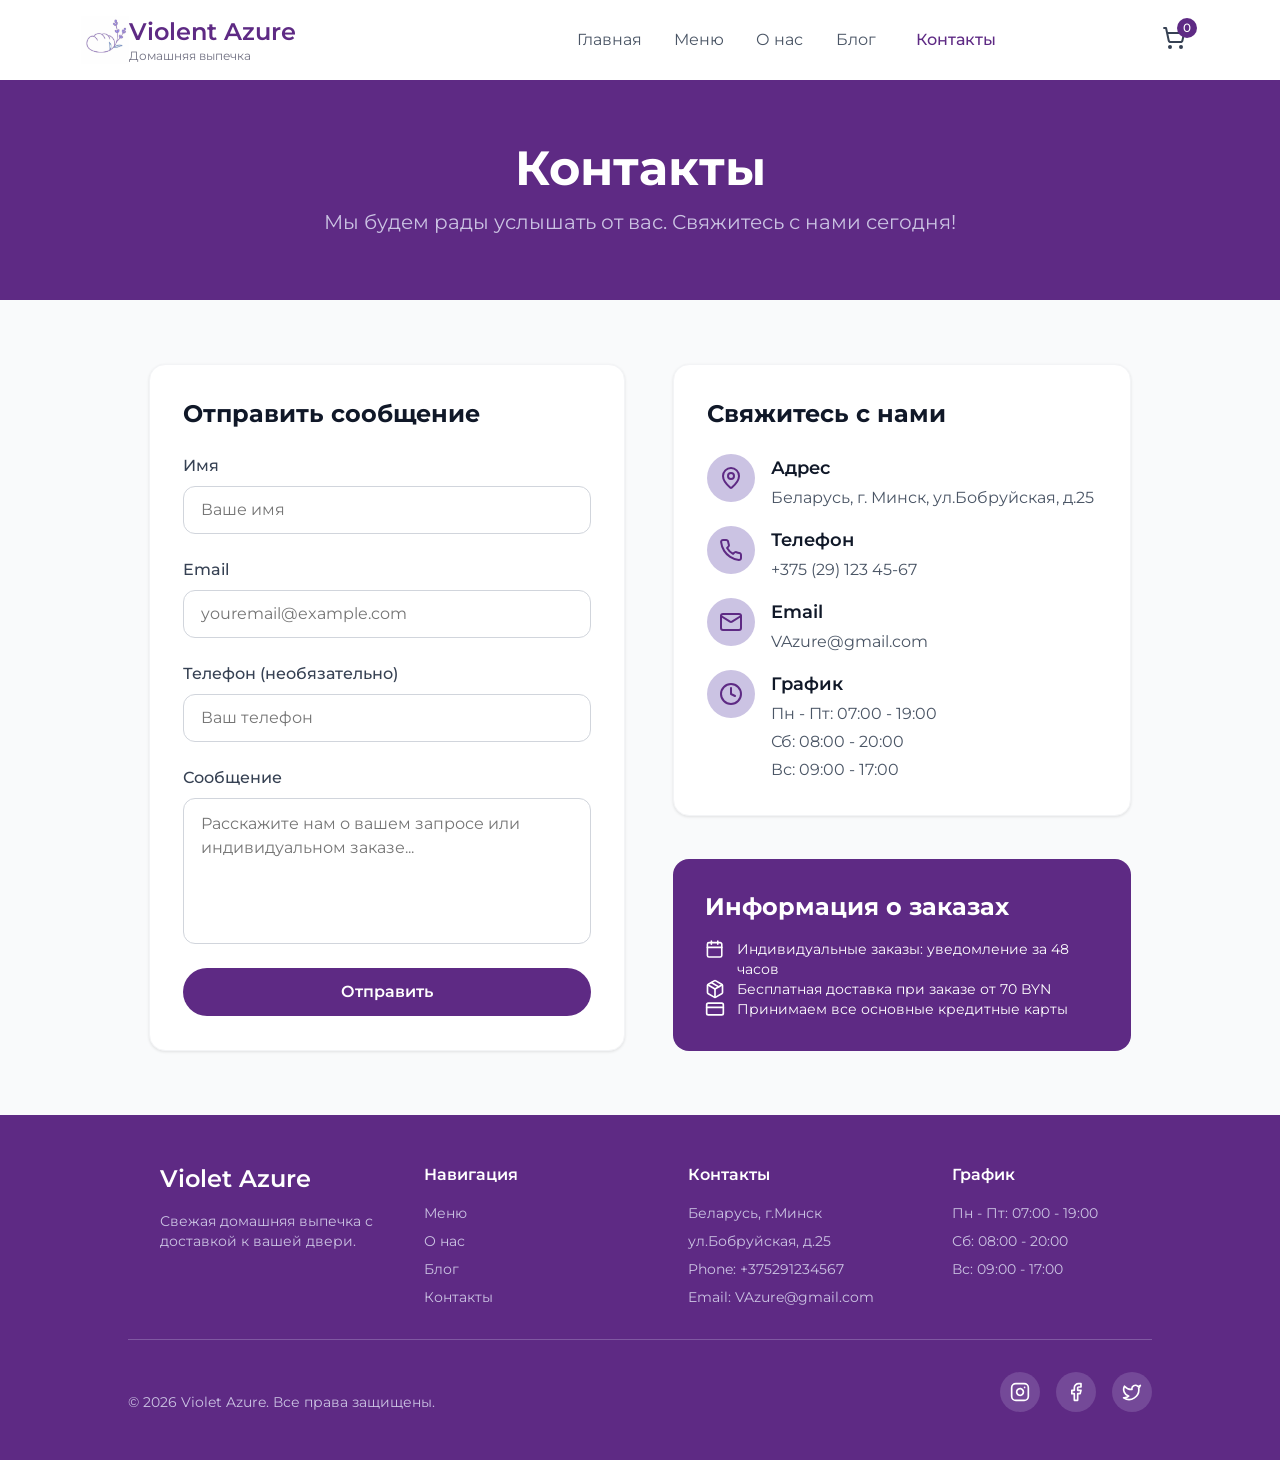
<file: contact.html>
<!DOCTYPE html>
<html lang="ru">
<head>
    <meta charset="UTF-8">
    <meta name="viewport" content="width=device-width, initial-scale=1.0">
    <link rel="stylesheet" href="./static/styles/general.css">
    <link rel="stylesheet" href="./static/styles/contact.css">
    <link rel="stylesheet" href="./static/styles/contacts-sass.css">
    <link rel="preconnect" href="https://fonts.googleapis.com">
    <link rel="preconnect" href="https://fonts.gstatic.com" crossorigin>
    <link href="https://fonts.googleapis.com/css2?family=Montserrat:ital,wght@0,100..900;1,100..900&display=swap" rel="stylesheet">
    <title>Contact Us</title>
</head>
<body>
    <header>
        <div class="logo-container">
            <a href="./index.html">
                <img src="./static/images/Logo.png" alt="logo" width="48" height="48">
                <div class="logo-text">
                    <h1 class="name">Violent Azure</h1>
                    <h2 class="description">Домашняя выпечка</h2>
                </div>
            </a>
        </div>
        <input type="checkbox" id="menu-toggle" class="menu-toggle">
        <label for="menu-toggle" class="burger">
            <span></span><span></span><span></span>
        </label>
        <nav class="header-container">
            <ul class="header-list">
                <li><a href="./index.html">Главная</a></li>
                <li><a href="./menu.html">Меню</a></li>
                <li><a href="./about-us.html">О нас</a></li>
                <li><a href="./blog.html">Блог</a></li>
                <li><a class="active-link"  href="#">Контакты</a></li>
            </ul>
        </nav>
        <div class="basket" data-text="0">
            <a href="basket.html"><img src="./static/images/Basket.svg" alt="basket" width="24" height="24"></a>
        </div>
    </header>
    <main>
        <section class="main-header">
            <div class="main-header-container">
                <h2>Контакты</h2>
                <p>Мы будем рады услышать от вас. Свяжитесь с нами сегодня!</p>
            </div>
        </section>
        <section class="send-message">
            <div class="send-message-container">
                <div class="send-message-form-container">
                    <h2>Отправить сообщение</h2>
                    <form onsubmit="alert('Ваше сообщение успешно отправлено!')">
                        <div class="form-block">
                            <label for="name">Имя</label>
                            <input type="text" id="name" name="name" placeholder="Ваше имя" required>
                        </div>
                        <div class="form-block">
                            <label for="mail">Email</label>
                            <input type="email" id="mail" name="mail" placeholder="youremail@example.com" required>
                        </div>
                        <div class="form-block">
                            <label for="phone">Телефон (необязательно)</label>
                            <input type="number" id="phone" name="phone" placeholder="Ваш телефон">
                        </div>
                        <div class="form-block">
                            <label for="message">Сообщение</label>
                            <textarea name="message" id="message" placeholder="Расскажите нам о вашем запросе или индивидуальном заказе..."></textarea>
                        </div>
                        <button type="submit">Отправить</button>
                    </form>
                </div>
                <div class="send-message-text">
                    <div class="send-message-contacts">
                        <h2>Свяжитесь с нами</h2>
                        <div class="send-message-contacts-container">
                            <div class="send-message-contacts-item">
                                <div class="contacts-item-svg">
                                    <svg width="24" height="24" viewBox="0 0 24 24" fill="none" xmlns="http://www.w3.org/2000/svg">
                                    <path d="M20 10C20 14.993 14.461 20.193 12.601 21.799C12.4277 21.9293 12.2168 21.9998 12 21.9998C11.7832 21.9998 11.5723 21.9293 11.399 21.799C9.539 20.193 4 14.993 4 10C4 7.87827 4.84285 5.84344 6.34315 4.34315C7.84344 2.84285 9.87827 2 12 2C14.1217 2 16.1566 2.84285 17.6569 4.34315C19.1571 5.84344 20 7.87827 20 10Z" stroke="#5E2A84" stroke-width="2" stroke-linecap="round" stroke-linejoin="round"/>
                                    <path d="M12 13C13.6569 13 15 11.6569 15 10C15 8.34315 13.6569 7 12 7C10.3431 7 9 8.34315 9 10C9 11.6569 10.3431 13 12 13Z" stroke="#5E2A84" stroke-width="2" stroke-linecap="round" stroke-linejoin="round"/>
                                    </svg>
                                </div>
                                <div class="contacts-item-text">
                                    <h3>Адрес</h3>
                                    <span>Беларусь, г. Минск, ул.Бобруйская, д.25</span>
                                </div>
                            </div>
                            <div class="send-message-contacts-item">
                                <div class="contacts-item-svg">
                                    <svg width="24" height="24" viewBox="0 0 24 24" fill="none" xmlns="http://www.w3.org/2000/svg">
                                    <path d="M22.0004 16.92V19.92C22.0016 20.1985 21.9445 20.4741 21.8329 20.7293C21.7214 20.9845 21.5577 21.2136 21.3525 21.4018C21.1473 21.5901 20.905 21.7335 20.6412 21.8227C20.3773 21.9119 20.0978 21.945 19.8204 21.92C16.7433 21.5856 13.7874 20.5341 11.1904 18.85C8.77425 17.3146 6.72576 15.2661 5.19042 12.85C3.5004 10.2412 2.44866 7.27097 2.12042 4.17997C2.09543 3.90344 2.1283 3.62474 2.21692 3.3616C2.30555 3.09846 2.44799 2.85666 2.63519 2.6516C2.82238 2.44653 3.05023 2.28268 3.30421 2.1705C3.5582 2.05831 3.83276 2.00024 4.11042 1.99997H7.11042C7.59573 1.9952 8.06621 2.16705 8.43418 2.48351C8.80215 2.79996 9.0425 3.23942 9.11042 3.71997C9.23704 4.68004 9.47187 5.6227 9.81042 6.52997C9.94497 6.8879 9.97408 7.27689 9.89433 7.65086C9.81457 8.02482 9.62928 8.36809 9.36042 8.63998L8.09042 9.90997C9.51398 12.4135 11.5869 14.4864 14.0904 15.91L15.3604 14.64C15.6323 14.3711 15.9756 14.1858 16.3495 14.1061C16.7235 14.0263 17.1125 14.0554 17.4704 14.19C18.3777 14.5285 19.3204 14.7634 20.2804 14.89C20.7662 14.9585 21.2098 15.2032 21.527 15.5775C21.8441 15.9518 22.0126 16.4296 22.0004 16.92Z" stroke="#5E2A84" stroke-width="2" stroke-linecap="round" stroke-linejoin="round"/>
                                    </svg>
                                </div>
                                <div class="contacts-item-text">
                                    <h3>Телефон</h3>
                                    <span>+375 (29) 123 45-67</span>
                                </div>
                            </div>
                            <div class="send-message-contacts-item">
                                <div class="contacts-item-svg">
                                    <svg width="24" height="24" viewBox="0 0 24 24" fill="none" xmlns="http://www.w3.org/2000/svg">
                                    <path d="M20 4H4C2.89543 4 2 4.89543 2 6V18C2 19.1046 2.89543 20 4 20H20C21.1046 20 22 19.1046 22 18V6C22 4.89543 21.1046 4 20 4Z" stroke="#5E2A84" stroke-width="2" stroke-linecap="round" stroke-linejoin="round"/>
                                    <path d="M22 6L13.03 11.7C12.7213 11.8934 12.3643 11.996 12 11.996C11.6357 11.996 11.2787 11.8934 10.97 11.7L2 6" stroke="#5E2A84" stroke-width="2" stroke-linecap="round" stroke-linejoin="round"/>
                                    </svg>
                                </div>
                                <div class="contacts-item-text">
                                    <h3>Email</h3>
                                    <span>VAzure@gmail.com</span>
                                </div>
                            </div>
                            <div class="send-message-contacts-item">
                                <div class="contacts-item-svg">
                                    <svg width="24" height="24" viewBox="0 0 32 32" fill="none" xmlns="http://www.w3.org/2000/svg">
                                    <path d="M16 29.3334C23.3638 29.3334 29.3333 23.3638 29.3333 16C29.3333 8.63622 23.3638 2.66669 16 2.66669C8.6362 2.66669 2.66666 8.63622 2.66666 16C2.66666 23.3638 8.6362 29.3334 16 29.3334Z" stroke="#5E2A84" stroke-width="2.66667" stroke-linecap="round" stroke-linejoin="round"/>
                                    <path d="M16 8V16L21.3333 18.6667" stroke="#5E2A84" stroke-width="2.66667" stroke-linecap="round" stroke-linejoin="round"/>
                                    </svg>

                                </div>
                                <div class="contacts-item-text">
                                    <h3>График</h3>
                                    <span>Пн - Пт: 07:00 - 19:00</span>
                                    <span>Сб: 08:00 - 20:00</span>
                                    <span>Вс: 09:00 - 17:00</span>
                                </div>
                            </div>
                        </div>
                    </div>
                    <div class="send-message-info">
                        <h2>Информация о заказах</h2>
                        <div class="send-message-info-container">
                            <div class="send-message-info-item">
                                <svg width="20" height="20" viewBox="0 0 20 20" fill="none" xmlns="http://www.w3.org/2000/svg">
                                <path d="M6.66699 1.66663V4.99996" stroke="white" stroke-width="1.66667" stroke-linecap="round" stroke-linejoin="round"/>
                                <path d="M13.333 1.66663V4.99996" stroke="white" stroke-width="1.66667" stroke-linecap="round" stroke-linejoin="round"/>
                                <path d="M15.8333 3.33337H4.16667C3.24619 3.33337 2.5 4.07957 2.5 5.00004V16.6667C2.5 17.5872 3.24619 18.3334 4.16667 18.3334H15.8333C16.7538 18.3334 17.5 17.5872 17.5 16.6667V5.00004C17.5 4.07957 16.7538 3.33337 15.8333 3.33337Z" stroke="white" stroke-width="1.66667" stroke-linecap="round" stroke-linejoin="round"/>
                                <path d="M2.5 8.33337H17.5" stroke="white" stroke-width="1.66667" stroke-linecap="round" stroke-linejoin="round"/>
                                </svg>
                                <span>Индивидуальные заказы: уведомление за 48 часов</span>
                            </div>
                            <div class="send-message-info-item">
                                <svg width="20" height="20" viewBox="0 0 20 20" fill="none" xmlns="http://www.w3.org/2000/svg">
                                <path d="M9.16667 18.1083C9.42003 18.2546 9.70744 18.3316 10 18.3316C10.2926 18.3316 10.58 18.2546 10.8333 18.1083L16.6667 14.775C16.9198 14.6288 17.13 14.4187 17.2763 14.1657C17.4225 13.9126 17.4997 13.6256 17.5 13.3333V6.66663C17.4997 6.37435 17.4225 6.0873 17.2763 5.83426C17.13 5.58122 16.9198 5.37109 16.6667 5.22496L10.8333 1.89163C10.58 1.74535 10.2926 1.66833 10 1.66833C9.70744 1.66833 9.42003 1.74535 9.16667 1.89163L3.33333 5.22496C3.08022 5.37109 2.86998 5.58122 2.72372 5.83426C2.57745 6.0873 2.5003 6.37435 2.5 6.66663V13.3333C2.5003 13.6256 2.57745 13.9126 2.72372 14.1657C2.86998 14.4187 3.08022 14.6288 3.33333 14.775L9.16667 18.1083Z" stroke="white" stroke-width="1.66667" stroke-linecap="round" stroke-linejoin="round"/>
                                <path d="M10 18.3333V10" stroke="white" stroke-width="1.66667" stroke-linecap="round" stroke-linejoin="round"/>
                                <path d="M2.74121 5.83337L9.99954 10L17.2579 5.83337" stroke="white" stroke-width="1.66667" stroke-linecap="round" stroke-linejoin="round"/>
                                <path d="M6.25 3.55835L13.75 7.85002" stroke="white" stroke-width="1.66667" stroke-linecap="round" stroke-linejoin="round"/>
                                </svg>
                                <span>Бесплатная доставка при заказе от 70 BYN</span>
                            </div>
                            <div class="send-message-info-item">
                                <svg width="20" height="20" viewBox="0 0 20 20" fill="none" xmlns="http://www.w3.org/2000/svg">
                                <path d="M16.667 4.16663H3.33366C2.41318 4.16663 1.66699 4.91282 1.66699 5.83329V14.1666C1.66699 15.0871 2.41318 15.8333 3.33366 15.8333H16.667C17.5875 15.8333 18.3337 15.0871 18.3337 14.1666V5.83329C18.3337 4.91282 17.5875 4.16663 16.667 4.16663Z" stroke="white" stroke-width="1.66667" stroke-linecap="round" stroke-linejoin="round"/>
                                <path d="M1.66699 8.33337H18.3337" stroke="white" stroke-width="1.66667" stroke-linecap="round" stroke-linejoin="round"/>
                                </svg>
                                <span>Принимаем все основные кредитные карты</span>
                            </div>
                        </div>
                    </div>
                </div>
            </div>
        </section>
    </main>
    <footer>
        <div class="footer-container">
            <div class="footer-info">
                <div class="footer-item">
                    <h2>Violet Azure</h2>
                    <p>Свежая домашняя выпечка с доставкой к вашей двери.</p>
                </div>
                <div class="footer-item">
                    <h2>Навигация</h2>
                    <nav>
                        <ul>
                            <li><a href="./menu.html">Меню</a></li>
                            <li><a href="./about-us.html">О нас</a></li>
                            <li><a href="./blog.html">Блог</a></li>
                            <li><a href="#">Контакты</a></li>
                        </ul>
                    </nav>
                </div>
                <div class="footer-item">
                    <h2>Контакты</h2>
                    <div class="footer-item-contacts">
                        <span>Беларусь, г.Минск</span>
                        <span>ул.Бобруйская, д.25</span>
                        <span>Phone: +375291234567</span>
                        <span>Email: VAzure@gmail.com</span>
                    </div>
                </div>
                <div class="footer-item">
                    <h2>График</h2>
                    <div class="footer-item-hours">
                        <span>Пн - Пт: 07:00 - 19:00</span>
                        <span>Сб: 08:00 - 20:00</span>
                        <span>Вс: 09:00 - 17:00</span>
                    </div>
                </div>
            </div>
            <div class="footer-bottom">
                <span>© 2026 Violet Azure. Все права защищены.</span>
                <div class="footer-bottom-icons">
                    <a class="footer-bottom-icon" href="#">
                        <svg width="20" height="20" viewBox="0 0 20 20" fill="none" xmlns="http://www.w3.org/2000/svg">
                        <path d="M14.1667 1.66675H5.83335C3.53217 1.66675 1.66669 3.53223 1.66669 5.83341V14.1667C1.66669 16.4679 3.53217 18.3334 5.83335 18.3334H14.1667C16.4679 18.3334 18.3334 16.4679 18.3334 14.1667V5.83341C18.3334 3.53223 16.4679 1.66675 14.1667 1.66675Z" stroke="white" stroke-width="1.66667" stroke-linecap="round" stroke-linejoin="round"/>
                        <path d="M13.3333 9.47501C13.4362 10.1685 13.3177 10.8769 12.9948 11.4992C12.6719 12.1215 12.1609 12.6262 11.5347 12.9414C10.9084 13.2566 10.1987 13.3663 9.50647 13.255C8.81425 13.1436 8.17478 12.8167 7.67901 12.321C7.18324 11.8252 6.85642 11.1857 6.74504 10.4935C6.63365 9.8013 6.74337 9.09159 7.05858 8.46532C7.3738 7.83905 7.87847 7.32812 8.5008 7.00521C9.12313 6.68229 9.83144 6.56383 10.525 6.66667C11.2324 6.77158 11.8874 7.10123 12.3931 7.60693C12.8988 8.11263 13.2284 8.76757 13.3333 9.47501Z" stroke="white" stroke-width="1.66667" stroke-linecap="round" stroke-linejoin="round"/>
                        <path d="M14.5833 5.41675H14.5916" stroke="white" stroke-width="1.66667" stroke-linecap="round" stroke-linejoin="round"/>
                        </svg>
                    </a>
                    <a class="footer-bottom-icon" href="#">
                        <svg width="20" height="20" viewBox="0 0 20 20" fill="none" xmlns="http://www.w3.org/2000/svg">
                        <path d="M15 1.66675H12.5C11.3949 1.66675 10.3351 2.10573 9.5537 2.88714C8.7723 3.66854 8.33331 4.72835 8.33331 5.83341V8.33341H5.83331V11.6667H8.33331V18.3334H11.6666V11.6667H14.1666L15 8.33341H11.6666V5.83341C11.6666 5.6124 11.7544 5.40044 11.9107 5.24416C12.067 5.08788 12.279 5.00008 12.5 5.00008H15V1.66675Z" stroke="white" stroke-width="1.66667" stroke-linecap="round" stroke-linejoin="round"/>
                        </svg>
                    </a>
                    <a class="footer-bottom-icon" href="#">
                        <svg width="20" height="20" viewBox="0 0 20 20" fill="none" xmlns="http://www.w3.org/2000/svg">
                        <path d="M18.3334 3.33343C18.3334 3.33343 17.75 5.08343 16.6667 6.16677C18 14.5001 8.83335 20.5834 1.66669 15.8334C3.50002 15.9168 5.33335 15.3334 6.66669 14.1668C2.50002 12.9168 0.416687 8.0001 2.50002 4.16677C4.33335 6.33343 7.16669 7.58343 10 7.5001C9.25002 4.0001 13.3334 2.0001 15.8334 4.33343C16.75 4.33343 18.3334 3.33343 18.3334 3.33343Z" stroke="white" stroke-width="1.66667" stroke-linecap="round" stroke-linejoin="round"/>
                        </svg>
                    </a>
                </div>
            </div>
        </div>
    </footer>
    <script src="./static/scrypts/cartStorage.js"></script>
</body>
</html>
</file>
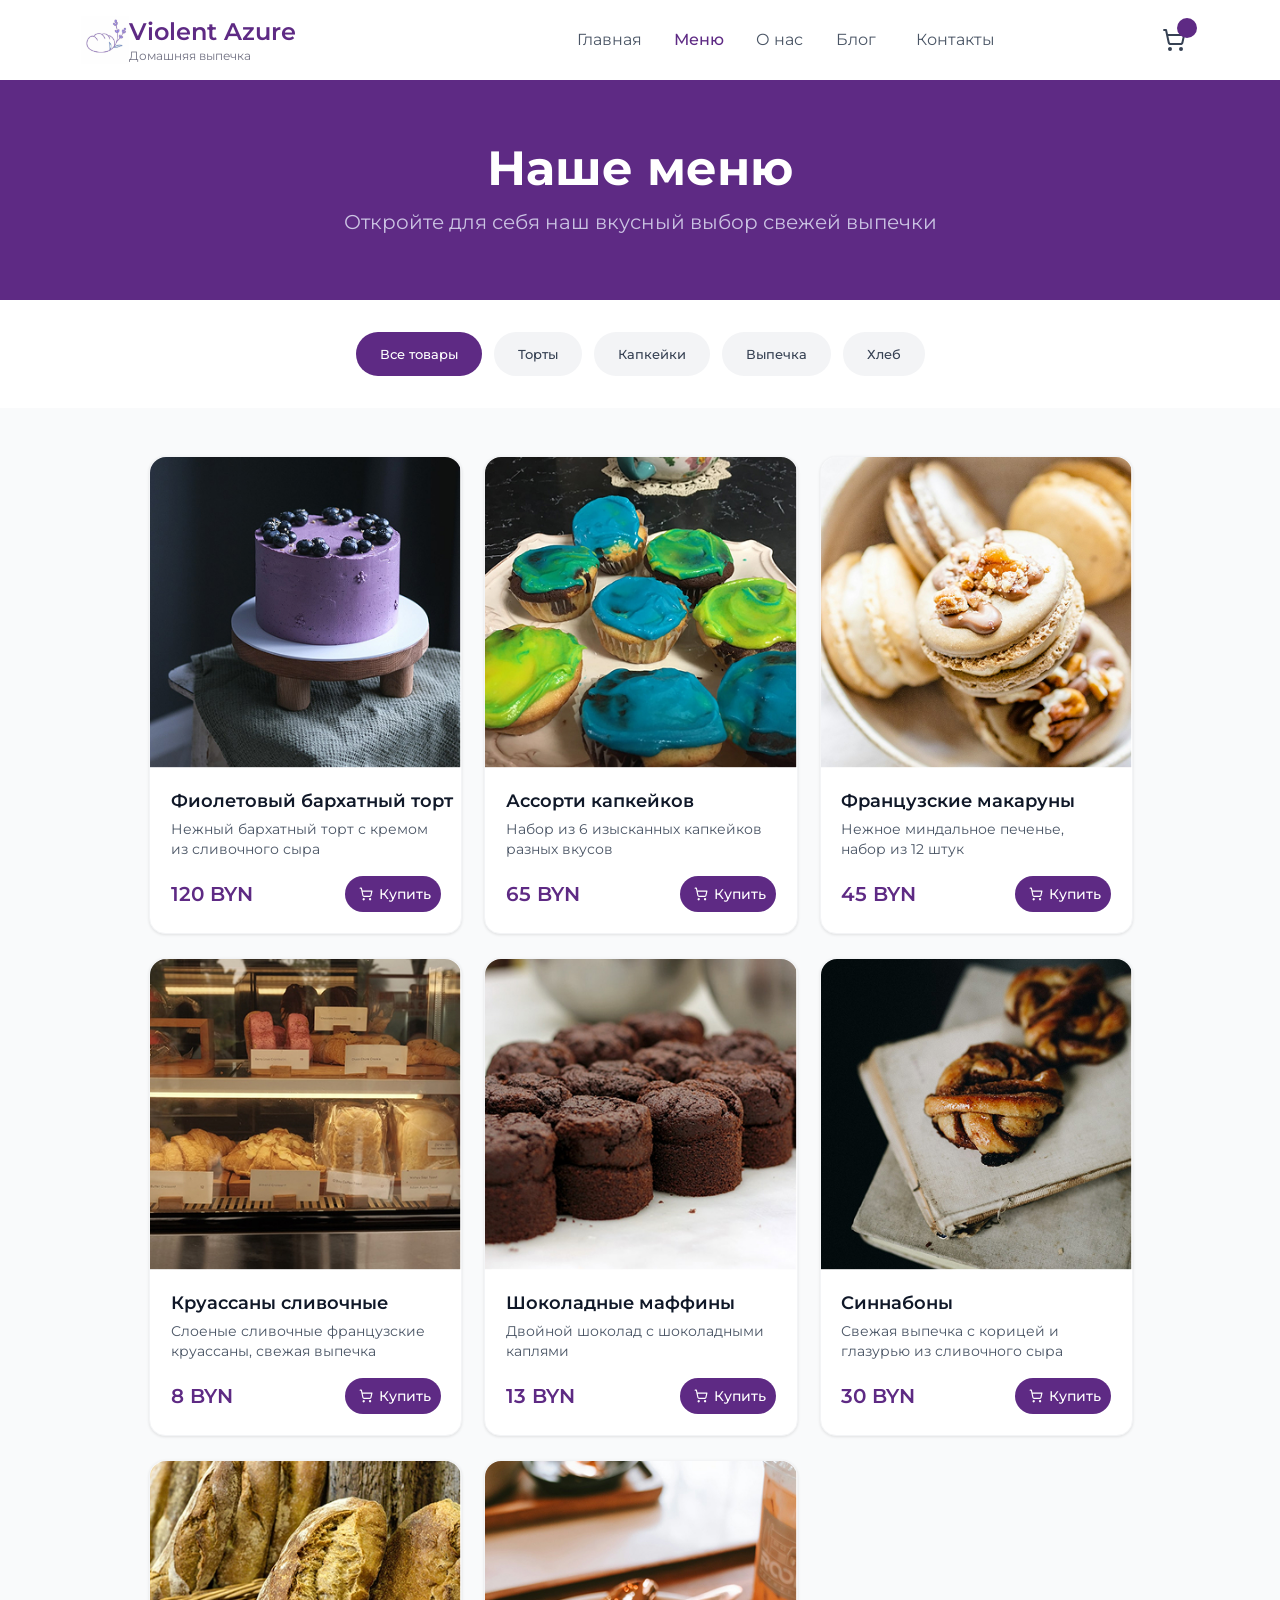
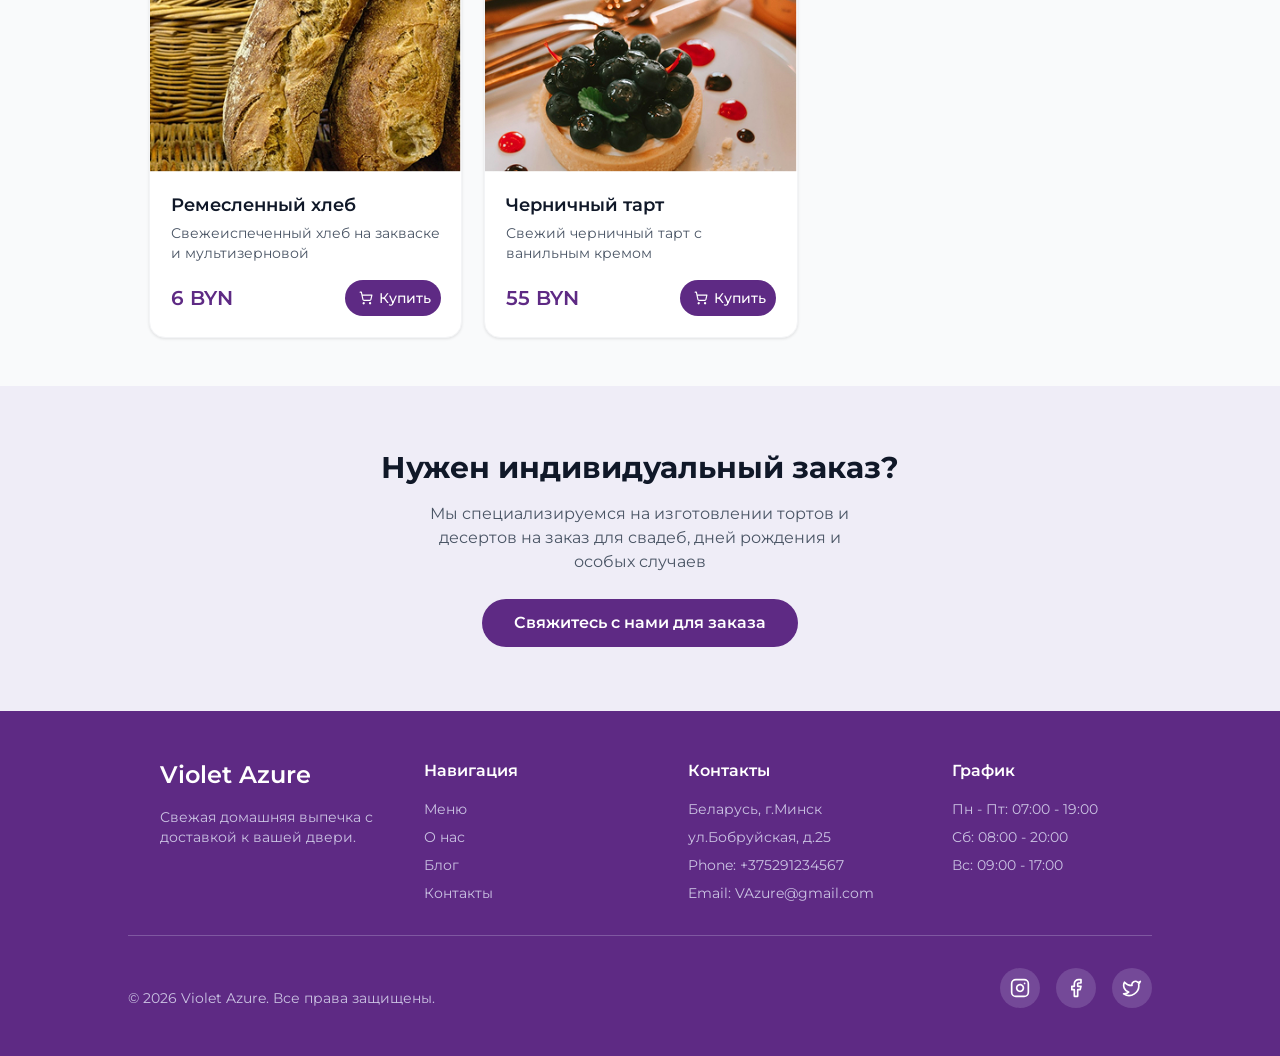
<file: menu.html>
<!DOCTYPE html>
<html lang="ru">
<head>
    <meta charset="UTF-8">
    <meta name="viewport" content="width=device-width, initial-scale=1.0">
    <link rel="stylesheet" href="./static/styles/general.css">
    <link rel="stylesheet" href="./static/styles/menu.css">
    <link rel="stylesheet" href="./static/styles/menu-sass.css">
    <link rel="preconnect" href="https://fonts.googleapis.com">
    <link rel="preconnect" href="https://fonts.gstatic.com" crossorigin>
    <link href="https://fonts.googleapis.com/css2?family=Montserrat:ital,wght@0,100..900;1,100..900&display=swap" rel="stylesheet">
    <title>Меню</title>
</head>
<body>
    <header>
        <div class="logo-container">
            <a href="./index.html">
                <img src="./static/images/Logo.png" alt="logo" width="48" height="48">
                <div class="logo-text">
                    <h1 class="name">Violent Azure</h1>
                    <h2 class="description">Домашняя выпечка</h2>
                </div>
            </a>
        </div>
        <input type="checkbox" id="menu-toggle" class="menu-toggle">
        <label for="menu-toggle" class="burger">
            <span></span><span></span><span></span>
        </label>
        <nav class="header-container">
            <ul class="header-list">
                <li><a href="./index.html">Главная</a></li>
                <li><a class="active-link" href="#">Меню</a></li>
                <li><a href="./about-us.html">О нас</a></li>
                <li><a href="./blog.html">Блог</a></li>
                <li><a href="./contact.html">Контакты</a></li>
            </ul>
        </nav>
        <div class="basket">
            <img src="./static/images/Basket.svg" alt="basket" width="24" height="24">
        </div>
    </header>
    <main>
        <section class="main-head">
            <div class="main-head-container">
                <h2>Наше меню</h2>
                <p>Откройте для себя наш вкусный выбор свежей выпечки</p>
            </div>
        </section>
        <section class="products">
            <h2 class="empty">Заголовок</h2>
            <nav class="products-filter">
                <button class="active" data-category="all">Все товары</button>
                <button data-category="cakes">Торты</button>
                <button data-category="cupcakes">Капкейки</button>
                <button data-category="pastries">Выпечка</button>
                <button data-category="bread">Хлеб</button>
            </nav>
            <div class="products-list">
            </div>
        </section>
        <section class="contact-us">
            <div class="contact-us-container">
                <h2>Нужен индивидуальный заказ?</h2>
                <p>Мы специализируемся на изготовлении тортов и десертов на заказ для свадеб, дней рождения и особых случаев</p>
                <div class="contact-us-button">
                    <a href="./contact.html">Свяжитесь с нами для заказа</a>
                </div>
            </div>
        </section>
    </main>
        <footer>
        <div class="footer-container">
            <div class="footer-info">
                <div class="footer-item">
                    <h2>Violet Azure</h2>
                    <p>Свежая домашняя выпечка с доставкой к вашей двери.</p>
                </div>
                <div class="footer-item">
                    <h2>Навигация</h2>
                    <nav>
                        <ul>
                            <li><a href="#">Меню</a></li>
                            <li><a href="./about-us.html">О нас</a></li>
                            <li><a href="./blog.html">Блог</a></li>
                            <li><a href="./contact.html">Контакты</a></li>
                        </ul>
                    </nav>
                </div>
                <div class="footer-item">
                    <h2>Контакты</h2>
                    <div class="footer-item-contacts">
                        <span>Беларусь, г.Минск</span>
                        <span>ул.Бобруйская, д.25</span>
                        <span>Phone: +375291234567</span>
                        <span>Email: VAzure@gmail.com</span>
                    </div>
                </div>
                <div class="footer-item">
                    <h2>График</h2>
                    <div class="footer-item-hours">
                        <span>Пн - Пт: 07:00 - 19:00</span>
                        <span>Сб: 08:00 - 20:00</span>
                        <span>Вс: 09:00 - 17:00</span>
                    </div>
                </div>
            </div>
            <div class="footer-bottom">
                <span>© 2026 Violet Azure. Все права защищены.</span>
                <div class="footer-bottom-icons">
                    <a class="footer-bottom-icon" href="#">
                        <svg width="20" height="20" viewBox="0 0 20 20" fill="none" xmlns="http://www.w3.org/2000/svg">
                        <path d="M14.1667 1.66675H5.83335C3.53217 1.66675 1.66669 3.53223 1.66669 5.83341V14.1667C1.66669 16.4679 3.53217 18.3334 5.83335 18.3334H14.1667C16.4679 18.3334 18.3334 16.4679 18.3334 14.1667V5.83341C18.3334 3.53223 16.4679 1.66675 14.1667 1.66675Z" stroke="white" stroke-width="1.66667" stroke-linecap="round" stroke-linejoin="round"/>
                        <path d="M13.3333 9.47501C13.4362 10.1685 13.3177 10.8769 12.9948 11.4992C12.6719 12.1215 12.1609 12.6262 11.5347 12.9414C10.9084 13.2566 10.1987 13.3663 9.50647 13.255C8.81425 13.1436 8.17478 12.8167 7.67901 12.321C7.18324 11.8252 6.85642 11.1857 6.74504 10.4935C6.63365 9.8013 6.74337 9.09159 7.05858 8.46532C7.3738 7.83905 7.87847 7.32812 8.5008 7.00521C9.12313 6.68229 9.83144 6.56383 10.525 6.66667C11.2324 6.77158 11.8874 7.10123 12.3931 7.60693C12.8988 8.11263 13.2284 8.76757 13.3333 9.47501Z" stroke="white" stroke-width="1.66667" stroke-linecap="round" stroke-linejoin="round"/>
                        <path d="M14.5833 5.41675H14.5916" stroke="white" stroke-width="1.66667" stroke-linecap="round" stroke-linejoin="round"/>
                        </svg>
                    </a>
                    <a class="footer-bottom-icon" href="#">
                        <svg width="20" height="20" viewBox="0 0 20 20" fill="none" xmlns="http://www.w3.org/2000/svg">
                        <path d="M15 1.66675H12.5C11.3949 1.66675 10.3351 2.10573 9.5537 2.88714C8.7723 3.66854 8.33331 4.72835 8.33331 5.83341V8.33341H5.83331V11.6667H8.33331V18.3334H11.6666V11.6667H14.1666L15 8.33341H11.6666V5.83341C11.6666 5.6124 11.7544 5.40044 11.9107 5.24416C12.067 5.08788 12.279 5.00008 12.5 5.00008H15V1.66675Z" stroke="white" stroke-width="1.66667" stroke-linecap="round" stroke-linejoin="round"/>
                        </svg>
                    </a>
                    <a class="footer-bottom-icon" href="#">
                        <svg width="20" height="20" viewBox="0 0 20 20" fill="none" xmlns="http://www.w3.org/2000/svg">
                        <path d="M18.3334 3.33343C18.3334 3.33343 17.75 5.08343 16.6667 6.16677C18 14.5001 8.83335 20.5834 1.66669 15.8334C3.50002 15.9168 5.33335 15.3334 6.66669 14.1668C2.50002 12.9168 0.416687 8.0001 2.50002 4.16677C4.33335 6.33343 7.16669 7.58343 10 7.5001C9.25002 4.0001 13.3334 2.0001 15.8334 4.33343C16.75 4.33343 18.3334 3.33343 18.3334 3.33343Z" stroke="white" stroke-width="1.66667" stroke-linecap="round" stroke-linejoin="round"/>
                        </svg>
                    </a>
                </div>
            </div>
        </div>
    </footer>
    <script src="./static/scrypts/getProducts.js"></script>
    <script src="./static/scrypts/menuSort.js"></script>
</body>
</html>
</file>
<file: static/styles/general.css>
h1,h2,h3,h4,h5,h6,p{
    margin: 0;
}
a{
    text-decoration: none;
}
.empty{
    display: none;
}
ul,ol{
    padding: 0;
    margin: 0;
}
html{
    font-size: 16px;
}
body{
    margin: 0;
    padding: 0;
}

header{
    display: flex;
    min-height: 7vh;
    max-width: 100vw;
    padding-inline: 81px;
    flex-direction: row;
    justify-content: space-between;
    align-items: center;
}
.logo-container{
    display: flex;
    flex-direction: row;
    gap:8px;
    align-items: center;
    font-family: 'Montserrat';
    min-height: 48px;
    height: auto;
    width: 17vw;
    text-align: left;
    padding-block:8px;
}
.logo-container a{
    display: flex;
    flex-direction: row;
}

.name{
    font-size: 1.5rem;
    line-height: 2rem;
    font-weight:600;
    color: #5E2A84;
    white-space: nowrap;
}

.description{
    font-size: 0.75rem;
    line-height: 1rem;
    font-weight: 400;
    color:#717182;
    white-space: nowrap;
}

.header-container{
    display: flex;
    padding-block: 28px;
    width: 23vw;
    height: 24px;
}

.header-list{
    display: flex;
    flex-direction: row;
    gap:32px;
    list-style: none;
}
.header-list li{
    min-width: 48px;
}
.header-list li a{
    font-weight: 400;
    font-family: 'Montserrat';
    line-height: 1.5rem;
    color:#4A5565;
    font-size: 1rem;
}
.header-list li .active-link{
    color: #5E2A84;
    font-weight: 500;
}

.basket{
    position: relative;
    display: inline-flex;
    width: 50px;
    height: 50px;
    border-radius: 50%;
    justify-content: center;
    align-items: center;
}

.basket::after{
    display: flex;
    position: absolute;
    content: attr(data-text);
    top: 3px;
    right: 2px;
    justify-content: center;
    align-items: center;
    min-width: 20px;
    height: 20px;
    padding-inline: 4px;
    box-sizing: border-box;
    border-radius: 50%;
    font-weight: 500;
    font-family: 'Montserrat', sans-serif;
    font-size: 0.75rem;
    line-height: 1;
    background-color: #5E2A84;
    color: #FFFFFF;
    pointer-events: none;
    z-index: 1;
}

.basket:hover{
    transition-duration: 0.2s;
    background-color: rgb(203, 195, 227,0.2);
}

.header-list li a:hover{
    color: #5E2A84;
}
.menu-toggle{
    display: none;
}
.burger{
    display: none;
    width: 44px;
    height: 44px;
    border-radius: 50%;
    border: 1px solid #CBC3E3;
    align-items: center;
    justify-content: center;
    gap: 4px;
    flex-direction: column;
    cursor: pointer;
}
.burger span{
    width: 18px;
    height: 2px;
    background-color: #5E2A84;
    border-radius: 2px;
}

footer{
    max-width:100vw;
    min-height: 31.9vh;
    background-color: #5E2A84;
    color: #FFFFFF;
}
.footer-container{
    width: 80%;
    box-sizing: border-box;
    height: 100%;
    margin-inline: auto;
    display: flex;
    flex-direction: column;
    gap:32px;
    font-family: 'Montserrat';
    padding-block: 48px;
}
.footer-info{
    width: 100%;
    margin-inline: 32px;
    display: flex;
    flex-direction: row;
    gap:32px;
    height: auto;
}
.footer-item{
    display: flex;
    flex-direction: column;
    gap:16px;
    width:25%;
    text-align: left;
}
.footer-item:first-child h2{
    font-weight: 600;
    font-size: 1.5rem;
    line-height: 2rem;
}
.footer-item h2{
    font-weight: 600;
    font-size: 1rem;
    line-height: 1.5rem;
}
.footer-item span,
.footer-item a,
.footer-item p{
    font-weight: 400;
    font-size: 0.875rem;
    color: #CBC3E3;
    line-height: 1.25rem;
}
.footer-item a:hover{
    color:#FFFFFF;
    transition-duration: 0.2s;
}
.footer-item nav{
    display: flex;
    flex-direction: column;
}

.footer-item nav ul{
    list-style-type: none;
    display: inline-flex;
    flex-direction: column;
    gap:8px;
}

.footer-item-contacts{
    display: flex;
    flex-direction: column;
    gap:8px;
}
.footer-item-hours{
    display: flex;
    flex-direction: column;
    gap:8px;
}
.footer-bottom{
    border-top:1px solid rgb(203, 195, 227,0.3);
    display: flex;
    height: 100%;
    flex-direction: row;
    justify-content: space-between;
    align-items: end;
    width: 100%;
    padding-top: 32px;
    font-size: 0.875rem;
    font-weight: 400;
    color: #CBC3E3;
    line-height: 1.25rem;
}

.footer-bottom-icons{
    display: flex;
    flex-direction: row;
    gap:16px;
}
.footer-bottom-icon{
    display: inline-flex;
    justify-content: center;
    align-items: center;
    background-color: rgb(203, 195, 227,0.2);
    border-radius: 50%;
    width: 40px;
    aspect-ratio: 1;
}
.footer-bottom-icon:hover{
    background-color: rgb(203, 195, 227,0.5);
    transition-duration: 0.2s;
}
@media (max-width: 1200px){
    header{
        padding-inline: 32px;
        gap: 20px;
    }
    .logo-container{
        width: auto;
        flex-shrink: 0;
    }
    .header-container{
        width: auto;
        height: auto;
        padding-block: 20px;
    }
    .header-list{
        gap: 20px;
        flex-wrap: wrap;
        justify-content: center;
    }
}

@media (max-width: 992px){
    header{
        flex-wrap: wrap;
        justify-content: center;
        padding-inline: 20px;
        padding-block: 12px;
    }
    .header-container{
        order: 3;
        width: 100%;
        padding-block: 8px;
    }
    .header-list{
        width: 100%;
        justify-content: center;
        gap: 16px 20px;
    }
    .footer-info{
        margin-inline: 0;
        flex-wrap: wrap;
    }
    .footer-item{
        width: calc(50% - 16px);
    }
    .footer-bottom{
        margin-inline: 0;
    }
}

@media(max-width:856px){
    header{
        padding-inline: 14px;
        min-height: auto;
        padding-block: 10px;
        position: relative;
    }
    .logo-text{
        display: none;
    }
    .header-container{
        width: auto;
        display: none;
        position: absolute;
        top: 100%;
        left: 0px;
        right: 0px;
        background-color: #FFFFFF;
        border: 1px solid #F3F4F6;
        padding: 12px;
        z-index: 10;
    }
    .header-list{
        flex-direction: column;
        gap: 10px;
    }
    .header-list li a{
        display: block;
        padding: 8px 10px;
        border-radius: 8px;
    }
    .menu-toggle:checked ~ .header-container{
        display: flex;
    }
    .burger{
        display: inline-flex;
        margin-left: auto;
    }

    .footer-container{
        width: 94%;
    }
    .footer-item{
        width: 100%;
    }
    .footer-bottom{
        flex-direction: column;
        align-items: flex-start;
        gap: 14px;
    }
}

@media (max-width: 576px){
    header{
        padding-inline: 14px;
    }
    .logo-container{
        height: auto;
        align-items: center;
    }
    .name{
        font-size: 1.125rem;
        line-height: 1.5rem;
    }
    .description{
        font-size: 0.6875rem;
    }
    .header-list li a{
        font-size: 0.9375rem;
        line-height: 1.25rem;
    }
    .footer-container{
        width: 94%;
    }
}

@media (max-width: 400px){
    .logo-text{
        display: none;
    }
    .header-list{
        gap: 12px;
    }
    .header-list li a{
        font-size: 0.875rem;
    }
    .basket{
        width: 44px;
        height: 44px;
    }
    .footer-bottom-icons{
        gap: 10px;
    }
    .footer-bottom-icon{
        width: 36px;
    }
}

.products-item-button {
    transition: background-color 0.45s ease;
}

.products-item-button.buy-btn--added {
    background-color: #22C55E;
}
</file>
<file: static/styles/main.css>
.fresh-daily{
    background-image: url('../images/PurpleVelvetCake.jpg');
    max-width: 100vw;
}
.fresh-daily-container-grad{
    background: linear-gradient(to right,rgb(94,42,132,0.9),rgb(94,42,132,0.7));
    padding-block: 108px;
    box-sizing: border-box;
}

.fresh-daily-container{
    height: 100%;
    display: flex;
    align-items: center;
    flex-direction: column;
    margin-block: auto;
}

.fresh-daily-link{
    display: inline-flex;
    width: fit-content;
    height: 36px;
    box-sizing: border-box;
    border-radius: 60px;
    background-color: #CBC3E3;
    justify-content: right;
    align-items: center;
    padding-inline:16px;
    position:relative;
}

.fresh-daily-order:hover{
    transition-duration: 0.2s;
    background-color: rgb(212,175,55,0.7);
}
.fresh-daily-link span{
    color: #101828;
    font-family: 'Montserrat';
    font-weight: 500;
    font-size: 0.875rem;
    line-height: 1.25rem;
    margin-left: 16px;
}
.fresh-daily-link span::before{
    content: "";
    position: absolute;
    display: flex;
    width: 16px;
    height: 16px;
    top:28%;
    right: 90%;
    background-image: url('../images/Stars.svg');
}
.fresh-daily-container h2{
    max-width:70%;
    font-size: 4.5rem;
    line-height: 4.5rem;
    color:#FFFFFF;
    font-family: 'Montserrat';
    font-weight: bold;
    margin-block: 16px;
}
.fresh-daily-container p{
    color:#CBC3E3;
    font-family: 'Montserrat';
    font-weight: 400;
    font-size: 1.5rem;
    line-height: 2rem;
}
.fresh-daily-order{
    display: inline-flex;
    width: fit-content;
    box-sizing: border-box;
    height: 60px;
    margin-top: 31px;
    border-radius: 60px;
    background-color: #D4AF37;
    justify-content: center;
    align-items: center;
}
.fresh-daily-order a{
    padding-inline: 32px;
    font-family: 'Montserrat';
    font-weight: 600;
    color:#101828;
    font-size: 1.125rem;
    line-height: 1.75rem;
}

.facts{
    background-color: rgb(203, 195, 227,0.2);
    min-height: 24.4vh;
    max-width: 100vw;
}
.facts-container{
    box-sizing: border-box;
    padding: 64px;
    height: 100%;
    display: flex;
    flex-direction: row;
    justify-content: center;
    gap:65px;
}
.facts-info{
    display: flex;
    width: 33%;
    flex-direction: column;
    align-items: center;
}
.facts-svg{
    width: 64px;
    height: 64px;
    display: inline-flex;
    justify-content: center;
    align-items: center;
    background-color: #5E2A84;
    border-radius: 50%;
    margin-bottom: 8px;
}
.facts-info h2{
    font-family: 'Montserrat';
    font-weight: 600;
    color:#101828;
    font-size: 1.125rem;
    line-height: 1.75rem;
    margin-block: 8px;
}
.facts-info p{
    font-family: 'Montserrat';
    font-weight: 400;
    color:#4A5565;
    font-size: 0.875rem;
    line-height: 1.25rem;
}
.products{
    min-height: 78.2vh;
    max-width:100vw;
    display: flex;
}
.products-container{
    height: 85%;
    margin-block: 64px;
    display: flex;
    flex-direction: column;
    align-items: center;
}
.products-container>h2{
    font-size: 2.25rem;
    font-weight: bold;
    line-height: 2.5rem;
    color:#101828;
}
.products-container>p{
    font-weight:400;
    font-size: 1rem;
    color:#4A5565;
    line-height: 1.5rem;
    margin-top: 16px;
    margin-bottom: 48px;
}
.products-info{
    display: grid;
    grid-template-columns: repeat(4, minmax(0, 1fr));
    width: 100%;
    margin-inline: 0;
    gap:24px;
    height: auto;
    margin-bottom: 32px;
}
.products-item{
    height: auto;
    width: 100%;
    display: flex;
    flex-direction: column;
    text-align: left;
}
.products-item>img{
    width: 100%;
    aspect-ratio: 1;
    object-fit: cover;
    border-top-left-radius: 16px;
    border-top-right-radius: 16px;
}
.products-item>h3{
    font-size: 1.25rem;
    line-height: 1.75rem;
    color:#101828;
    font-weight: 600;
    margin-top: 20px;
    margin-inline: 20.8px;
}
.products-item>p{
    color:#4A5565;
    font-size: 0.875rem;
    min-height: 39px;
    line-height: 1.25rem;
    font-weight: 400;
    margin-inline: 20.8px;
    margin-top: 4px;
    margin-bottom: 16.8px;
}
.products-item-footer{
    display: flex;
    flex-direction: row;
    margin-inline: 20.8px;
    margin-top: auto;
    margin-bottom: 21px;
    justify-content: space-between;
    align-items: center;
}
.products-item-footer>span{
    color:#5E2A84;
    font-weight: 600;
    line-height: 1.75rem;
    font-size: 1.25rem;
}
.products-item-button{
    position: relative;
    display: inline-flex;
    align-items: center;
    justify-content: center;
    height: 36px;
    width: auto;
    min-width: 96px;
    box-sizing: border-box;
    padding: 0 14px 0 34px;
    background-color: #5E2A84;
    border-radius: 36px;
    overflow: hidden;
    flex-shrink: 0;
}
.products-item-button>button:active{
    opacity: 0.9;
}
@media (hover: hover){
    .products-item-button:hover{
        transition-duration: 0.2s;
        scale: 1.1;
    }
}
.products-item-button::before{
    position: absolute;
    content: "";
    display: inline-flex;
    width: 14px;
    aspect-ratio: 1;
    background-image: url('../images/Basket.svg');
    background-repeat: no-repeat;
    background-position: center;
    background-size: contain;
    left: 14px;
    top: 50%;
    transform: translateY(-50%);
    filter: brightness(0) invert(1);
    pointer-events: none;
}
.products-item-button>button{
    position: absolute;
    inset: 0;
    color:#FFFFFF;
    display: flex;
    justify-content: flex-start;
    align-items: center;
    width: 100%;
    height: 100%;
    padding-left: 34px;
    padding-right: 12px;
    box-sizing: border-box;
    line-height: 1.25rem;
    font-size: 0.875rem;
    font-weight: 500;
    font-family: inherit;
    z-index: 1;
    border: none;
    background: transparent;
    cursor: pointer;
}
.products-item-button button::before{
    content: none;
}
.products-button{
    height: 48px;
    background-color: #5E2A84;
    display: flex;
    width: fit-content;
    justify-content: center;
    align-items: center;
    border-radius: 48px;
    text-align: center;
}
.products-button:hover{
    transition-duration: 0.2s;
    scale:1.1;
}
.products-button a{
    color:#FFFFFF;
    font-size: 1rem;
    line-height: 1.5rem;
    font-weight: 600;
    padding-inline: 32px;
}
.rate{
    max-width: 100vw;
    min-height: 39.8vh;
    display: flex;
    background-color: #F9FAFB;
}
.rate-container{
    height: 100%;
    margin-block: 64px;
    display: flex;
    flex-direction: column;
    align-items: center;
}
.rate-container>h2{
    font-size: 2.25rem;
    line-height: 2.5rem;
    font-weight: bold;
    color: #101828;
}
.rate-container>p{
    color: #4A5565;
    font-size: 1rem;
    line-height: 1.5rem;
    font-weight: 400;
    margin-top: 16px;
    margin-bottom: 48px;
}
.rate-info{
    display: grid;
    grid-template-columns: repeat(3, minmax(0, 1fr));
    gap: 24px;
    margin-inline: 32px;
    width: 100%;
    max-width: 100%;
    box-sizing: border-box;
}
.rate-item{
    width: 100%;
    min-width: 0;
    display: flex;
    flex-direction: column;
    box-sizing: border-box;
    text-align: left;
}
@media (hover: hover){
    .rate-item:hover{
        transition-duration: 0.2s;
        scale: 1.05;
    }
}
.rate-item-stars{
    display: flex;
    flex-direction: row;
    gap:4px;
    justify-content: left;
    margin-top: 26.5px;
    margin-left: 26.5px;
}
.rate-item>p{
    margin-left: 24.8px;
    margin-right: 29.2px;
    color:#364153;
    font-size: 1rem;
    line-height: 1.625rem;
    font-weight: 400;
    margin-top: 13.6px;
    margin-bottom: 18px;
}
.rate-item-footer{
    display: flex;
    flex-direction: row;
    justify-content: space-between;
    align-items: center;
    gap: 12px;
    margin-top: auto;
    margin-inline: 24.8px;
    margin-bottom: 25px;
}
.rate-item-footer .name{
    font-size: 1rem;
    color:#101828;
    font-weight: 600;
    line-height: 1.5rem;
    min-width: 0;
    word-break: break-word;
}
.rate-item-footer .date{
    font-size: 0.875rem;
    line-height: 1.25rem;
    color:#6A7282;
    font-weight: 400;
    flex-shrink: 0;
    white-space: nowrap;
}

.browse{
    background-color: #5E2A84;
    max-width: 100vw;
    min-height: 30.7vh;
    display: flex;
}
.browse-container{
    height: 61.5%;
    margin-block:64px;
    display: flex;
    flex-direction: column;
    align-items: center;
}
.browse-container>h2{
    font-size: 2.125rem;
    line-height: 2.5rem;
    font-weight: bold;
    color: #FFFFFF;
}
.browse-container>p{
    font-size: 1.25rem;
    font-weight: 400;
    line-height: 1.75rem;
    color:#CBC3E3;
    margin-top: 16px;
    margin-bottom: 32px;
    width: 42%;
}
.browse-button{
    width: fit-content;
    height: 60px;
    border-radius: 16px;
    background-color: #D4AF37;
    display: flex;
    justify-content: center;
    align-items: center;
    border-radius: 60px;
}
.browse-button:hover{
    transition-duration: 0.2s;
    background-color: rgb(212,175,55,0.7);
}
.browse-button a{
    color: #101828;
    font-weight: 600;
    font-size: 1.125rem;
    line-height: 1.75rem;
    padding-inline: 32px;
}



@media (max-width: 1200px){
    .rate-container{
        width: 92%;
    }
    .rate-info{
        margin-inline: 0;
    }
    .rate-item-footer{
        flex-direction: column;
        align-items: flex-start;
        gap: 4px;
    }
    .products-info{
        grid-template-columns: repeat(3, minmax(0, 1fr));
    }
    .products-item-footer{
        gap: 10px;
    }
    .products-item-footer>span{
        font-size: 1.125rem;
        line-height: 1.5rem;
    }
    .products-item-button{
        min-width: 92px;
        height: 35px;
        padding: 0 12px 0 32px;
    }
    .products-item-button>button{
        font-size: 0.84375rem;
        padding-left: 32px;
        padding-right: 11px;
    }
    .products-item-button::before{
        width: 13px;
        left: 13px;
    }
}

@media (max-width: 992px){
    .fresh-daily-link{
        width: auto;
        padding-inline: 24px;
    }
    .fresh-daily-container h2{
        max-width: 90%;
        font-size: 3rem;
        line-height: 3.25rem;
    }
    .fresh-daily-order{
        width: auto;
    }
    .facts-container{
        width: 92%;
        padding: 48px 16px;
        gap: 24px;
    }
    .products-container{
        width: 92%;
    }
    .products-info{
        grid-template-columns: repeat(2, minmax(0, 1fr));
    }
    .products-item-footer{
        flex-wrap: wrap;
        gap: 8px;
        margin-inline: 18px;
    }
    .products-item-footer>span{
        font-size: 1.0625rem;
        line-height: 1.5rem;
    }
    .products-item-button{
        min-width: 88px;
        height: 34px;
        padding: 0 11px 0 30px;
    }
    .products-item-button>button{
        font-size: 0.8125rem;
        padding-left: 30px;
        padding-right: 10px;
    }
    .products-item-button::before{
        width: 13px;
        left: 12px;
    }
    .rate-container>h2{
        font-size: 2rem;
        line-height: 2.25rem;
        text-align: center;
    }
    .rate-container>p{
        text-align: center;
        margin-bottom: 40px;
    }
    .rate-item-stars{
        margin-top: 22px;
        margin-left: 22px;
    }
    .rate-item>p{
        margin-left: 22px;
        margin-right: 22px;
    }
    .rate-item-footer{
        margin-inline: 22px;
        margin-bottom: 22px;
    }
    .browse-container{
        width: 92%;
    }
    .browse-container>p{
        width: 80%;
    }
}

@media (max-width: 856px){

    .fresh-daily-container-grad{
        padding-block: 64px;
    }
    .fresh-daily-container{
        width: 92%;
    }
    .fresh-daily-container h2{
        font-size: 2.25rem;
        line-height: 2.5rem;
    }
    .fresh-daily-container p{
        font-size: 1.125rem;
        line-height: 1.5rem;
    }

    .facts-container{
        flex-direction: column;
    }
    .facts-info{
        width: 100%;
    }

    .products-info{
        grid-template-columns: 1fr;
    }
    .products-item>h3{
        font-size: 1.0625rem;
        line-height: 1.5rem;
        margin-inline: 18px;
    }
    .products-item>p{
        margin-inline: 18px;
    }
    .products-item-footer{
        margin-inline: 18px;
        margin-bottom: 18px;
    }
    .products-item-footer>span{
        font-size: 1rem;
        line-height: 1.375rem;
    }
    .products-item-button{
        min-width: 90px;
        height: 34px;
        padding: 0 12px 0 30px;
        flex-shrink: 0;
    }
    .products-item-button::before{
        width: 13px;
        left: 12px;
    }
    .products-item-button>button{
        font-size: 0.8125rem;
        padding-left: 30px;
        padding-right: 10px;
        min-height: 34px;
    }

    .rate-container{
        margin-block: 48px;
    }
    .rate-container>h2{
        font-size: 1.875rem;
        line-height: 2.125rem;
    }
    .rate-container>p{
        font-size: 0.9375rem;
        line-height: 1.375rem;
        margin-bottom: 32px;
        padding-inline: 8px;
    }
    .rate-info{
        grid-template-columns: 1fr;
        gap: 20px;
    }
    .rate-item-footer{
        flex-direction: row;
        align-items: center;
        justify-content: space-between;
        gap: 12px;
    }
    .browse-container>p{
        width: 100%;
    }
}

@media (max-width: 576px){
    .rate{
        min-height: auto;
    }
    .rate-container{
        margin-block: 40px;
        width: 94%;
    }
    .rate-container>h2{
        font-size: 1.625rem;
        line-height: 1.875rem;
    }
    .rate-container>p{
        margin-bottom: 28px;
    }
    .rate-item-stars{
        margin-top: 18px;
        margin-left: 18px;
        gap: 3px;
    }
    .rate-item-stars svg{
        width: 18px;
        height: 18px;
    }
    .rate-item>p{
        margin-left: 18px;
        margin-right: 18px;
        font-size: 0.9375rem;
        line-height: 1.5rem;
        margin-bottom: 14px;
    }
    .rate-item-footer{
        margin-inline: 18px;
        margin-bottom: 18px;
    }
    .rate-item-footer .name{
        font-size: 0.9375rem;
        line-height: 1.375rem;
    }
    .rate-item-footer .date{
        font-size: 0.8125rem;
    }
    .products-item-footer{
        margin-inline: 16px;
        margin-bottom: 16px;
        gap: 6px;
    }
    .products-item-footer>span{
        font-size: 0.9375rem;
        line-height: 1.25rem;
        flex: 1 1 auto;
        min-width: 0;
    }
    .products-item-button{
        min-width: 84px;
        height: 32px;
        padding: 0 10px 0 28px;
    }
    .products-item-button::before{
        width: 12px;
        left: 10px;
    }
    .products-item-button>button{
        font-size: 0.75rem;
        padding-left: 28px;
        padding-right: 8px;
        min-height: 32px;
        white-space: nowrap;
    }
}

@media (max-width: 400px){
    .rate-container{
        width: 96%;
        margin-block: 32px;
    }
    .rate-container>h2{
        font-size: 1.5rem;
        line-height: 1.75rem;
    }
    .rate-info{
        gap: 16px;
    }
    .rate-item-stars{
        margin-left: 16px;
    }
    .rate-item>p{
        margin-inline: 16px;
        font-size: 0.875rem;
    }
    .rate-item-footer{
        margin-inline: 16px;
        margin-bottom: 16px;
    }
    .rate-item-footer .name{
        font-size: 0.875rem;
    }
    .rate-item-footer .date{
        font-size: 0.75rem;
    }
    .products-item>h3,
    .products-item>p{
        margin-inline: 14px;
    }
    .products-item-footer{
        margin-inline: 14px;
        margin-bottom: 14px;
    }
    .products-item-footer>span{
        font-size: 0.875rem;
    }
    .products-item-button{
        min-width: 78px;
        height: 30px;
        padding: 0 8px 0 26px;
    }
    .products-item-button::before{
        width: 11px;
        left: 9px;
    }
    .products-item-button>button{
        font-size: 0.6875rem;
        padding-left: 26px;
        padding-right: 6px;
        min-height: 30px;
    }
}
</file>
<file: static/styles/main-sass.css>
.products-item {
  border: 1px solid #F3F4F6;
  border-radius: 16px;
  background-color: #FFFFFF;
  box-shadow: 0 1px 3px rgba(0, 0, 0, 0.1);
}

.rate-item {
  border: 1px solid #F3F4F6;
  border-radius: 16px;
  background-color: #FFFFFF;
  box-shadow: 0 1px 3px rgba(0, 0, 0, 0.1);
}

.browse-container {
  width: 80%;
  margin-inline: auto;
  text-align: center;
  font-family: "Montserrat", sans-serif;
}

.rate-container {
  width: 80%;
  margin-inline: auto;
  text-align: left;
  font-family: "Montserrat", sans-serif;
}

.products-container {
  width: 80%;
  margin-inline: auto;
  text-align: left;
  font-family: "Montserrat", sans-serif;
}

.facts-container {
  width: 80%;
  margin-inline: auto;
  text-align: center;
  font-family: "Montserrat", sans-serif;
}

.fresh-daily-container {
  width: 80%;
  margin-inline: auto;
  text-align: center;
  font-family: "Montserrat", sans-serif;
}

.fresh-daily-order a {
  display: flex;
  align-items: center;
  justify-content: center;
  width: 100%;
  height: 100%;
}

.products-button a {
  display: flex;
  align-items: center;
  justify-content: center;
  width: 100%;
  height: 100%;
}

.browse-button a {
  display: flex;
  align-items: center;
  justify-content: center;
  width: 100%;
  height: 100%;
}/*# sourceMappingURL=main-sass.css.map */
</file>
<file: static/styles/about-us.css>
.story{
    padding-block:64px;
    box-sizing: border-box;
    max-width: 100vw;
    min-height: 55.8vh;
}
.story-container{
    display: flex;
    flex-direction: row;
    align-items: center;
    gap: 56px;
}
.story-text{
    display: inline-flex;
    flex-direction: column;
    text-align: left;
    padding-block: 47px;
    height: 100%;
    box-sizing: border-box;
}
.story-text h2{
    color:#101828;
    font-size: 2.25rem;
    line-height: 2.5rem;
    font-weight: bold;
    margin-bottom: 25px;
}
.article-text{
    display: flex;
    flex-direction: column;
    gap:20px;
}
.story-text p{
    color:#364153;
    font-weight: 400;
    font-size: 1rem;
    line-height: 1.75rem;
}
.story-container img{
    border-radius: 16px;
    max-width: 48%;
    height: auto;
}
.values{
    max-width: 100vw;
    background-color: rgb(203,195,227,0.2);
    min-height: 34.4vh;
    box-sizing: border-box;
    padding-block: 64px;
}
.values-container h2{
    color:#101828;
    font-weight: bold;
    font-size: 2.25rem;
    line-height: 2.5rem;
}
.values-info{
    display: flex;
    margin-top: 48px;
    flex-direction: row;
    gap:45px;
    justify-content: center;
}
.values-info-item{
    display: inline-flex;
    flex-direction: column;
    align-items: center;
    gap:8px;
}
.values-info-item-svg{
    display: inline-flex;
    justify-content: center;
    align-items: center;
    background-color: #5E2A84;
    width: 64px;
    aspect-ratio: 1;
    border-radius: 50%;
}
.values-info-item h3{
    font-weight: 600;
    color:#1A1A1A;
    font-size: 1.125rem;
    line-height: 1.75rem;
    margin-top: 8px;
}
.values-info-item p{
    color:#4A5565;
    font-weight: 400;
    font-size: 0.875rem;
    line-height: 1.25rem;
}
.image{
    max-width: 100vw;
    min-height: 58.15vh;
    padding-block: 64px;
    box-sizing: border-box;
}
.image-container img{
    width: 100%;
    height: 100%;
    border-radius: 16px;
    box-shadow: 0px 20px 25px rgb(0,0,0,0.1);
}
.about-ingredients{
    max-width: 100vw;
    min-height: 46.6vh;
    padding-block: 64px;
    box-sizing: border-box;
    background-color: #F9FAFB;
}
.about-ingredients-container{
    display: flex;
    flex-direction: column;
    align-items: center;
}
.about-ingredients-container h2{
    color:#101828;
    font-size: 2.25rem;
    line-height: 2.5rem;
    font-weight: bold;
}
.about-ingredients-container p{
    color:#4A5565;
    line-height: 1.5rem;
    font-size: 1rem;
    font-weight: 400;
    margin-top: 16px;
    margin-bottom: 48px;
}
.about-ingredients-info{
    display: grid;
    grid-template-columns: repeat(6,225.3px);
    column-gap: 24px;
    justify-content: center;
    margin-bottom: 48px;
}
.about-ingredients-info-item{
    display: flex;
    flex-direction: column;
    gap:12px;
    padding-block: 24.8px;
    padding-inline: 24px;
    box-sizing: border-box;
    align-items: center;
    background-color: #FFFFFF;
    box-shadow: 0px 1px 3px rgb(0,0,0,0.1);
    border-radius: 16px;
    border:1px solid #FFFFFF;
}
.about-ingredients-info-item svg{
    width: 40px;
    height: 40px;
}
.about-ingredients-container .about-ingredients-footer{
    width: 49%;
    color: #364153;
    line-height: 1.75rem;
    font-size: 1rem;
    font-weight: 400;
    margin: 0;
}
.visit{
    max-width: 100vw;
    background-color: #5E2A84;
    min-height: 29.6vh;
    box-sizing: border-box;
    padding-block: 64px;
}
.visit-container{
    display: flex;
    flex-direction: column;
    gap:16px;
    align-items: center;
}
.visit-container h2{
    color:#FFFFFF;
    font-size: 2.25rem;
    line-height: 2.5rem;
    font-weight: bold;
}
.visit-container p{
    color:#CBC3E3;
    font-size: 1.25rem;
    line-height: 1.75rem;
    font-weight: 400;
    width: 40.5%;
}
.visit-container-buttons{
    display: flex;
    flex-direction: row;
    gap:16px;
    margin-top: 16px;
    width: 30%;
}
.visit-container-buttons .browse{
    background-color: #D4AF37;
    border-radius: 60px;
    width: fit-content;
    display: inline-flex;
    flex-direction: row;
    align-items: center;
    min-height: 50px;
}
.visit-container-buttons .get-in{
    background-color: #FFFFFF;
    border-radius: 60px;
    display: inline-flex;
    flex-direction: row;
    align-items: center;
    width: fit-content;
    min-height: 50px;
}
.browse a{
    color:#101828;
    font-weight: 600;
    line-height: 1.5rem;
    font-size: 1rem;
    padding-inline: 32px;
}
.get-in a{
    color:#5E2A84;
    font-weight: 600;
    line-height: 1.5rem;
    font-size: 1rem;
    padding-inline: 32px;
}
.browse:hover{
    transition-duration: 0.2s;
    background-color: rgb(212,175,55,0.7);
}
.get-in:hover{
    background-color: #CBC3E3;
    transition-duration: 0.2s;
}

@media (max-width: 1600px){
    .story-text{
        flex: 1;
    }
    .story-container img{
        width: 44%;
        max-width: 560px;
        min-width: 420px;
        object-fit: cover;
    }

    .about-ingredients-info{
        grid-template-columns: repeat(3, minmax(0, 1fr));
        row-gap: 24px;
    }
    .about-ingredients-container .about-ingredients-footer{
        width: 78%;
    }
}

@media (max-width: 1200px){

    .story-container,
    .image-container{
        width: 90%;
    }
    .story-container{
        gap: 28px;
        align-items: center;
    }
    .story-text{
        padding-block: 16px;
    }
    .story-container img{
        max-width: 44%;
        height: auto;
    }

    .values-container,
    .about-ingredients-container,
    .visit-container,
    .footer-container{
        width: 90%;
    }
    .values-info{
        gap: 24px;
        flex-wrap: wrap;
    }
    .values-info-item{
        width: calc(50% - 12px);
    }

    .visit-container p{
        width: 70%;
    }
    .visit-container-buttons{
        width: auto;
    }

}

@media (max-width: 992px){

    .main-header{
        min-height: auto;
        padding: 56px 24px;
    }
    .main-header-container{
        width: 92%;
    }

    .story{
        min-height: auto;
        padding-block: 48px;
    }
    .story-container{
        width: 92%;
        flex-direction: column;
        align-items: stretch;
    }
    .story-container img{
        max-width: 100%;
        width: 100%;
    }

    .values{
        min-height: auto;
        padding-block: 48px;
    }
    .values-container{
        width: 92%;
    }
    .values-info-item{
        width: calc(50% - 12px);
    }

    .image{
        min-height: auto;
        padding-block: 48px;
    }
    .image-container{
        width: 92%;
    }

    .about-ingredients{
        min-height: auto;
        padding-block: 48px;
    }
    .about-ingredients-container{
        width: 92%;
    }
    .about-ingredients-info{
        grid-template-columns: repeat(2, minmax(0, 1fr));
    }
    .about-ingredients-container .about-ingredients-footer{
        width: 90%;
    }

    .visit{
        min-height: auto;
        padding-block: 52px;
    }
    .visit-container{
        width: 92%;
    }
    .visit-container p{
        width: 85%;
    }
    .visit-container-buttons{
        width: 100%;
        justify-content: center;
    }

}

@media (max-width: 768px){
    .main-header{
        padding: 48px 16px;
    }
    .main-header-container h2{
        font-size: 2.25rem;
        line-height: 2.5rem;
    }
    .main-header-container p{
        font-size: 1.0625rem;
        line-height: 1.5rem;
    }
    .story-container img{
        min-width: 0px;
    }

    .story-text h2,
    .values-container h2,
    .about-ingredients-container h2,
    .visit-container h2{
        font-size: 1.875rem;
        line-height: 2.25rem;
    }
    .story-text p{
        line-height: 1.625rem;
    }

    .values-info{
        margin-top: 32px;
    }
    .values-info-item{
        width: 100%;
    }

    .about-ingredients-info{
        grid-template-columns: 1fr;
    }
    .about-ingredients-container p{
        margin-bottom: 32px;
    }
    .about-ingredients-container .about-ingredients-footer{
        width: 100%;
        line-height: 1.625rem;
    }

    .visit-container p{
        width: 100%;
        font-size: 1.0625rem;
        line-height: 1.5rem;
    }
    .visit-container-buttons{
        flex-direction: column;
        align-items: center;
    }
    .visit-container-buttons .browse,
    .visit-container-buttons .get-in{
        min-width: 240px;
        justify-content: center;
    }
}

@media (max-width: 576px){
    .main-header-container h2{
        font-size: 1.875rem;
        line-height: 2.125rem;
    }
    .main-header-container p{
        font-size: 1rem;
    }

    .story,
    .values,
    .image,
    .about-ingredients,
    .visit{
        padding-block: 40px;
    }
    .story-text h2,
    .values-container h2,
    .about-ingredients-container h2,
    .visit-container h2{
        font-size: 1.5rem;
        line-height: 1.875rem;
    }
    .story-text p,
    .about-ingredients-container .about-ingredients-footer{
        font-size: 0.9375rem;
        line-height: 1.5rem;
    }

    .visit-container-buttons .browse,
    .visit-container-buttons .get-in{
        width: auto;
        padding-inline: 24px;
    }
}

@media (max-width: 400px){
    .main-header{
        padding-block: 36px;
    }
    .main-header-container h2{
        font-size: 1.625rem;
        line-height: 1.875rem;
    }

    .values-info-item-svg{
        width: 56px;
    }
    .values-info-item h3{
        font-size: 1rem;
        line-height: 1.5rem;
    }

    .about-ingredients-info-item{
        padding-inline: 16px;
    }
}
</file>
<file: static/styles/about-us-sass.css>
.main-header {
  max-width: 100vw;
  min-height: 20.4vh;
  background-color: #5E2A84;
  padding-block: 64px;
  box-sizing: border-box;
}

.main-header-container {
  width: 80%;
  margin-inline: auto;
  text-align: center;
  font-family: "Montserrat", sans-serif;
}

.main-header-container h2 {
  color: #FFFFFF;
  font-size: 3rem;
  line-height: 3rem;
  font-weight: bold;
  margin-bottom: 16px;
}

.main-header-container p {
  color: #CBC3E3;
  font-size: 1.25rem;
  line-height: 1.75rem;
  font-weight: 400;
}

.story-container img {
  box-shadow: 0 10px 15px rgba(0, 0, 0, 0.1);
}

.story-container {
  width: 76.7%;
  margin-inline: auto;
  text-align: left;
  font-family: "Montserrat", sans-serif;
}

.values-container {
  width: 80%;
  margin-inline: auto;
  text-align: center;
  font-family: "Montserrat", sans-serif;
}

.image-container {
  width: 76.7%;
  margin-inline: auto;
  text-align: center;
  font-family: "Montserrat", sans-serif;
}

.about-ingredients-container {
  width: 80%;
  margin-inline: auto;
  text-align: center;
  font-family: "Montserrat", sans-serif;
}

.visit-container {
  width: 80%;
  margin-inline: auto;
  text-align: center;
  font-family: "Montserrat", sans-serif;
}

.browse a,
.get-int a {
  display: flex;
  align-items: center;
  justify-content: center;
  width: 100%;
  height: 100%;
}/*# sourceMappingURL=about-us-sass.css.map */
</file>
<file: static/styles/basket.css>
.container {
    max-width: 100vw;
    min-height: 61.6vh;
    padding: 48px 24px 64px;
    box-sizing: border-box;
    background-color: #F9FAFB;
}

.basket-card {
    box-sizing: border-box;
    padding: 40px 32px;
    width: min(100%, 560px);
    margin-inline: auto;
    display: flex;
    flex-direction: column;
    gap: 20px;
    background: #ffffff;
    border-radius: 16px;
    box-shadow: 0 10px 30px rgba(0, 0, 0, 0.05);
    font-family: 'Montserrat', sans-serif;
}

.basket-empty {
    margin: 0;
    text-align: center;
    color: #4A5565;
    font-size: 1rem;
    line-height: 1.5rem;
}

.basket-items {
    display: flex;
    flex-direction: column;
    gap: 12px;
}

.card-item {
    display: flex;
    flex-direction: row;
    align-items: stretch;
    gap: 12px;
    min-height: 72px;
    padding: 8px;
    border: 1px solid #E5E7EB;
    border-radius: 12px;
    background: #FFFFFF;
}

.card-item__image {
    flex-shrink: 0;
    width: 72px;
    align-self: stretch;
    object-fit: cover;
    border-radius: 8px;
}

.card-item__body {
    flex: 1;
    min-width: 0;
    display: flex;
    flex-direction: column;
    justify-content: center;
    gap: 4px;
    padding-block: 4px;
}

.card-item__name {
    margin: 0;
    color: #101828;
    font-size: 0.9375rem;
    line-height: 1.375rem;
    font-weight: 600;
}

.card-item__price {
    margin: 0;
    color: #5E2A84;
    font-size: 0.875rem;
    line-height: 1.25rem;
    font-weight: 600;
}

.card-item__quantity {
    flex-shrink: 0;
    align-self: center;
    padding-inline: 8px;
    color: #364153;
    font-size: 0.875rem;
    font-weight: 500;
    white-space: nowrap;
}

.basket-total {
    display: flex;
    flex-direction: row;
    justify-content: space-between;
    align-items: center;
    padding-top: 16px;
    margin-top: 4px;
    border-top: 1px solid #E5E7EB;
}

.basket-total__label {
    color: #101828;
    font-size: 1.125rem;
    font-weight: 600;
    line-height: 1.6875rem;
}

.basket-total__sum {
    color: #5E2A84;
    font-size: 1.25rem;
    font-weight: 700;
    line-height: 1.75rem;
}

.basket-actions {
    display: flex;
    flex-direction: row;
    gap: 12px;
    width: 100%;
}

.basket-btn {
    flex: 1;
    min-height: 44px;
    padding: 10px 16px;
    border: none;
    border-radius: 36px;
    font-family: 'Montserrat', sans-serif;
    font-size: 0.875rem;
    font-weight: 600;
    line-height: 1.25rem;
    cursor: pointer;
    transition: opacity 0.2s ease, transform 0.2s ease;
}

.basket-btn--clear {
    background-color: #F3F4F6;
    color: #364153;
}

.basket-btn--pay {
    background-color: #5E2A84;
    color: #FFFFFF;
}

.basket-btn:hover {
    opacity: 0.9;
}

.basket-btn:active {
    transform: scale(0.98);
}

@media (max-width: 768px) {
    .container {
        padding: 32px 16px 48px;
    }

    .basket-card {
        padding: 24px 16px;
        width: 100%;
    }
}

@media (max-width: 480px) {
    .container {
        padding: 24px 12px 40px;
    }

    .basket-card {
        padding: 20px 12px;
        gap: 16px;
        border-radius: 12px;
    }

    .card-item {
        min-height: 64px;
        padding: 6px;
        gap: 8px;
    }

    .card-item__image {
        width: 56px;
    }

    .card-item__name {
        font-size: 0.8125rem;
        line-height: 1.25rem;
    }

    .card-item__price {
        font-size: 0.8125rem;
    }

    .card-item__quantity {
        font-size: 0.8125rem;
        padding-inline: 4px;
    }

    .basket-total__label {
        font-size: 1rem;
    }

    .basket-total__sum {
        font-size: 1.125rem;
    }

    .basket-btn {
        font-size: 0.8125rem;
        padding: 10px 12px;
        min-height: 40px;
    }
}

@media (max-width: 360px) {
    .container {
        padding: 20px 8px 32px;
    }

    .basket-card {
        padding: 16px 10px;
    }

    .basket-actions {
        gap: 8px;
    }

    .basket-btn {
        font-size: 0.75rem;
        padding: 8px 10px;
    }

    .card-item__image {
        width: 48px;
    }
}
</file>
<file: static/styles/blog.css>
main{
    background-color: #F9FAFB;
}
.featured{
    max-width: 100vw;
    min-height: auto;
    padding-block: 48px;
    box-sizing: border-box;
}
.featured-container{
    height: 100%;
    background-color: #F9FAFB;
    display: flex;
    flex-direction: row;
    gap:48px;
}
.featured-container img{
    max-width: 50%;
    max-height: 100%;
    border-bottom-left-radius: 16px;
    border-top-left-radius: 16px;
}
.featured-container-desc{
    display: flex;
    flex-direction: column;
    justify-content: center;
    align-items: start;
    padding-right: 16px;
}
.featured-container-desc-title{
    background-color: #D4AF37;
    height: 28px;
    border-radius: 40px;
    display: inline-flex;
    flex-direction: row;
    align-items: center;
    padding-inline: 12px;
}
.featured-container-desc-title span{
    color:#101828;
    font-size: 0.875rem;
    line-height: 1.25rem;
    font-weight: 500;
}
.featured-container-desc h2{
    color:#101828;
    font-size: 2.25rem;
    line-height: 2.5rem;
    font-weight: bold;
    margin-top: 16px;
    margin-bottom: 17.6px;
}
.featured-container-desc p{
    color:#4A5565;
    font-size: 1rem;
    line-height: 1.75rem;
    font-weight: 400;
    max-width: 92%;
}
.featured-container-footer{
    display: flex;
    flex-direction: row;
    gap:23.68px;
    width: 35.5%;
    margin-top: 26px;
    margin-bottom: 28px;
}
.featured-container-footer-item{
    display: flex;
    flex-direction: row;
    gap: 8px;
}
.featured-container-footer-item span{
    color:#6A7282;
    font-size: 0.875rem;
    line-height: 1.25rem;
    font-weight: 400;
}
.featured-container-footer-item svg{
    width: 16px;
    height: 16px;
}
.featured-container-link{
    height: 48px;
    width: fit-content;
    position: relative;
    display: inline-flex;
    justify-content: center;
    align-items: center;
    min-width: 190px;
    background-color: #5E2A84;
    border-radius: 60px;
}
.featured-container-link a{
    color:#FFFFFF;
    font-size: 1rem;
    line-height: 1.5rem;
    font-weight: 600;
    padding-inline: 24px;
}
.featured-container-link a::after{
    display: block;
    position: absolute;
    top:30%;
    right: 6%;
    content: "";
    width: 20px;
    aspect-ratio: 1;
    background-image: url('../images/Arrow.svg');
}
.featured-container-link:hover{
    scale:1.1;
    transition-duration: 0.2s;
}
.articles{
    max-width: 100vw;
    padding-block: 48px;
    box-sizing: border-box;
    min-height: 111.2vh;
}
.articles-container{
    height: 100%;
    padding-inline: 32px;
    box-sizing: border-box;
}
.articles-container h2{
    color:#101828;
    line-height: 2.25rem;
    font-size: 1.875rem;
    font-weight: bold;
    margin-bottom: 32px;
}
.articles-container-info{
    display: grid;
    min-height: 95.6%;
    grid-template-columns: repeat(3, minmax(0, 1fr));
    grid-template-rows: auto;
    gap:24px;
    align-items: stretch;
}
article{
    display: flex;
    flex-direction: column;
    border:1px solid #F3F4F6;
    border-radius: 16px;
    background-color: #FFFFFF;
    box-shadow: 0px 1px 3px rgb(0,0,0,0.1);
}
.article-image{
    width: 100%;
    min-height: clamp(180px, 15vw, 240px);
    border-top-left-radius: 16px;
    border-top-right-radius: 16px;
    background-position: center;
    background-repeat: no-repeat;
    background-size: 100% 120%;
}
.first{
    background-image: url('../images/Products/AssortedCupcakes.jpg');
}
.second{
    background-image: url('../images/OurBakingTeam.jpg');
}
.third{
    background-image: url('../images/Products/ArtisanBreadLoaves.jpg');
}
.fourth{
    background-image: url('../images/Products/BlueberryTart.jpg');
}
.fifth{
    background-image: url('../images/Products/ButterCroissants.jpg');
}
.article-item-text{
    display: flex;
    flex-direction: column;
    gap: 0;
}
.article-item-title{
    background-color: #CBC3E3;
    width: fit-content;
    display: inline-block;
    height: 24px;
    border-radius:60px;
    padding-inline: 12px;
}
.article-item-title span{
    color:#5E2A84;
    font-weight: 500;
    line-height: 1rem;
    font-size: 0.75rem;
}
.article-item-text h3{
    color:#101828;
    line-height: 1.75rem;
    font-size: 1.25rem;
    font-weight: 600;
    margin-top: 12px;
    margin-bottom: 8px;
}
.article-item-text p{
    color:#4A5565;
    line-height: 1.25rem;
    font-size: 0.875rem;
    font-weight: 400;
    overflow-wrap: anywhere;
}
.article-item-footer{
    margin-top: 18px;
    display: flex;
    flex-direction: column;
    gap:16px;
}
.article-footer-item{
    display: flex;
    flex-direction: row;
    align-items: center;
    gap:8px;
}
.article-footer-item svg{
    width: 12px;
    height: 12px;
}
.article-footer-item span{
    color:#6A7282;
    font-weight: 400;
    line-height: 1rem;
    font-size: 0.75rem;
}
.article-item-link{
    display: flex;
    flex-direction: row;
    justify-content: left;
    align-items: center;
    min-width: 110px;
    width:25%;
}
.article-item-link a{
    position: relative;
    width: 100%;
    height: 100%;
    color:#5E2A84;
    font-size: 0.875rem;
    line-height: 1.25rem;
    font-weight: 600;
}
.article-item-link a:hover{
    color:#CBC3E3;
    transition-duration: 0.2s;
}
.article-item-link a:hover::after{
    background-color: #CBC3E3;
    transition-duration: 0.2s;
}
.article-item-link a::after{
    position: absolute;
    top:14%;
    right:-10%;
    display: block;
    width: 16px;
    aspect-ratio: 1;
    content: "";
    mask:url('../images/Arrow.svg') center no-repeat;
    mask-size: contain;
    -webkit-mask: url('../images/Arrow.svg') center no-repeat;;
    -webkit-mask-size: contain;
    background-color: #5E2A84;
}
.article-item-info{
    display: flex;
    flex-direction: column;
    width:auto;
    box-sizing: border-box;
    justify-content: space-between;
    flex: 1;
    margin-inline:24.8px;
    margin-bottom: 24.8px;
    margin-top: 25.6px; 
}
.article-footer-text{
    display: flex;
    flex-direction: row;
    justify-content: space-between;
    align-items: center;
}
.subscribe{
    max-width: 100vw;
    background-color: #5E2A84;
    min-height: 26.7vh;
    padding-block: 64px;
    box-sizing: border-box;
}
form.subscribe-container{
    display: block;
    width: 35%;
    margin-inline: auto;
    text-align: center;
    border: none;
    padding: 0;
    background: transparent;
    font-family: 'Montserrat', sans-serif;
    box-sizing: border-box;
}
.subscribe-container h2,
form.subscribe-container h2{
    color:#FFFFFF;
    font-size: 2.25rem;
    line-height: 2.5rem;
    font-weight: bold;
}
.subscribe-container p,
form.subscribe-container p{
    color:#CBC3E3;
    font-size: 1rem;
    line-height: 1.5rem;
    font-weight: 400;
    margin-bottom: 32px;
    margin-top: 16px;
}
.subscribe-container-input{
    display: flex;
    flex-direction: row;
    justify-content: space-between;
    align-items: center;
    gap:12px;
    width: 100%;
    height: 48px;
}
.subscribe-container-input input{
    background-color: #FFFFFF;
    border-radius: 60px;
    flex-grow: 1;
    height: 100%;
    padding-left: 24px;
    font-family: 'Montserrat';
    color:rgb(16,24,40,0.5);
    border: 0;
    font-size: 1rem;
}
.subscribe-container-input button{
    background-color: #D4AF37;
    color:#101828;
    border-radius: 60px;
    height: 100%;
    width: fit-content;
    min-width: 190px;
    padding-inline: 24px;
    border: 0;
    font-family: 'Montserrat';
    font-weight: 600;
    line-height: 1.5rem;
    font-size: 1rem;
    cursor: pointer;
}
.subscribe-container-input input:focus{
    outline: 2px solid #CBC3E3;
    outline-offset: 2px;
}
.subscribe-container-input button:hover{
    transition-duration: 0.2s;
    background-color: rgb(212,175,55,0.7);
}

@media (max-width: 1200px){
    .featured-container{
        width: 90%;
        gap: 24px;
    }
    .featured-container img{
        width: 42%;
        max-width: 420px;
    }
    .featured-container-desc{
        padding-right: 24px;
    }
    .featured-container-footer{
        width: auto;
        gap: 16px;
        flex-wrap: wrap;
    }
    .featured-container-link{
        width: auto;
        padding-inline: 24px;
    }

    .articles-container{
        width: 90%;
        padding-inline: 0;
    }

    .subscribe-container,
    form.subscribe-container{
        min-width: 80%;
        width: 80%;
        margin-inline: auto;
    }

}

@media (max-width: 992px){
    .main-header{
        padding-block: 56px;
        min-height: auto;
    }
    .main-header-container{
        width: 92%;
    }

    .featured{
        min-height: auto;
    }
    .featured-container{
        width: 92%;
        gap: 18px;
    }
    .featured-container img{
        width: 38%;
        min-width: 250px;
        max-width: 340px;
        border-top-right-radius: 0;
        border-bottom-left-radius: 16px;
    }
    .featured-container-desc{
        padding: 20px 20px 20px 0;
        align-items: flex-start;
    }
    .featured-container-desc p{
        max-width: 100%;
    }
    .featured-container-link{
        width: fit-content;
        min-width: 176px;
        padding-inline: 20px;
    }

    .articles{
        min-height: auto;
    }
    .articles-container{
        width: 92%;
    }
    .articles-container-info{
        grid-template-columns: repeat(2, minmax(0, 1fr));
        grid-template-rows: auto;
    }
    .article-image{
        min-height: 0;
        aspect-ratio: 16 / 9;
        background-size: cover;
    }
    .article-item-link{
        width: fit-content;
    }
    .article-item-link a::after{
        right: -22px;
    }

    .subscribe{
        padding-block: 56px;
        min-height: auto;
    }
    .subscribe-container,
    form.subscribe-container{
        width: 80%;
    }
}

@media (max-width: 780px){
    .featured-container{
        flex-direction: column;
        align-items: center;
    }
    .featured-container img{
        width: 88%;
        max-width: 520px;
        min-width: 0;
        margin-top: 14px;
        border-radius: 16px;
    }
    .featured-container-desc{
        padding: 20px;
    }
}

@media (max-width: 768px){
    .main-header{
        padding-block: 48px;
    }
    .main-header-container h2{
        font-size: 2.25rem;
        line-height: 2.5rem;
    }
    .main-header-container p{
        font-size: 1.0625rem;
        line-height: 1.5rem;
    }

    .featured{
        padding-block: 40px;
    }
    .featured-container{
        width: 94%;
        gap: 14px;
    }
    .featured-container img{
        width: 90%;
        max-width: 480px;
        min-width: 0;
    }
    .featured-container-desc{
        padding: 16px;
    }
    .featured-container-desc h2{
        font-size: 1.75rem;
        line-height: 2.125rem;
    }
    .featured-container-footer{
        margin-top: 20px;
        margin-bottom: 20px;
    }

    .articles{
        padding-block: 40px;
    }
    .articles-container h2{
        font-size: 1.625rem;
        line-height: 2rem;
    }
    .articles-container-info{
        grid-template-columns: 1fr;
    }
    .article-item-text h3{
        font-size: 1.125rem;
        line-height: 1.5rem;
    }

    .subscribe-container h2,
    form.subscribe-container h2{
        font-size: 1.75rem;
        line-height: 2.125rem;
    }
}

@media (max-width: 576px){

    .main-header-container h2{
        font-size: 1.875rem;
        line-height: 2.125rem;
    }
    .main-header-container p{
        font-size: 1rem;
    }

    .featured-container{
        gap: 10px;
    }
    .featured-container img{
        width: 92%;
        max-width: 420px;
        min-width: 0;
    }
    .featured-container-desc{
        padding: 14px;
    }
    .featured-container-link{
        height: 44px;
        min-width: 164px;
        padding-inline: 16px;
    }
    .featured-container-link a{
        font-size: 0.9375rem;
    }

    .subscribe-container,
    form.subscribe-container{
        width: 92%;
    }
    .subscribe-container-input{
        height: auto;
        flex-direction: column;
        align-items: stretch;
    }
    .subscribe-container-input input{
        height: 48px;
    }
    .subscribe-container-input button{
        width: 100%;
        height: 48px;
    }
}

@media (max-width: 400px){
    .main-header{
        padding-block: 36px;
    }
    .main-header-container h2{
        font-size: 1.625rem;
        line-height: 1.875rem;
    }
    .featured-container{
        width: 94%;
    }
    .featured-container img{
        width: 94%;
        max-width: 340px;
        min-width: 0;
    }
    .featured-container-desc h2{
        font-size: 1.5rem;
        line-height: 1.875rem;
    }
    .featured-container-desc p{
        overflow-wrap: anywhere;
    }
}
</file>
<file: static/styles/blog-sass.css>
.main-header {
  max-width: 100vw;
  min-height: 20.4vh;
  background-color: #5E2A84;
  padding-block: 64px;
  box-sizing: border-box;
}

.main-header-container {
  width: 80%;
  margin-inline: auto;
  text-align: center;
  font-family: "Montserrat", sans-serif;
}

.main-header-container h2 {
  color: #FFFFFF;
  font-size: 3rem;
  line-height: 3rem;
  font-weight: bold;
  margin-bottom: 16px;
}

.main-header-container p {
  color: #CBC3E3;
  font-size: 1.25rem;
  line-height: 1.75rem;
  font-weight: 400;
}

.featured-container {
  width: 76.7%;
  margin-inline: auto;
  text-align: left;
  font-family: "Montserrat", sans-serif;
  border: 1px solid #F3F4F6;
  border-radius: 16px;
  background-color: #FFFFFF;
  box-shadow: 0 1px 3px rgba(0, 0, 0, 0.1);
  box-shadow: 0 10px 15px rgba(0, 0, 0, 0.1);
}

.articles-container {
  width: 80%;
  margin-inline: auto;
  text-align: left;
  font-family: "Montserrat", sans-serif;
}

.subscribe-container {
  width: 35%;
  margin-inline: auto;
  text-align: center;
  font-family: "Montserrat", sans-serif;
}

.featured-container-link a {
  display: flex;
  align-items: center;
  justify-content: center;
  width: 100%;
  height: 100%;
}/*# sourceMappingURL=blog-sass.css.map */
</file>
<file: static/styles/contact.css>
.send-message{
    max-width: 100vw;
    min-height: 76.4vh;
    padding-block: 64px;
    box-sizing: border-box;
    background-color: #F9FAFB;
}
.send-message-container{
    display: flex;
    flex-direction: row;
    gap: 48px;
}
.send-message-form-container{
    display: flex;
    padding: 33px;
    box-sizing: border-box;
    width: 50%;
    flex-direction: column;
    gap:24px;
}
.send-message-form-container form{
    display: inline-flex;
    flex-direction: column;
    gap:24px;
}
.send-message-form-container h2{
    color:#101828;
    font-size: 1.5rem;
    line-height: 2rem;
    font-weight: bold;
}
.send-message-form-container .form-block{
    display: inline-flex;
    flex-direction: column;
    gap:8px;
}
.form-block label{
    font-size: 1rem;
    line-height: 1.5rem;
    color:#364153;
    font-weight: 500;
}
.form-block input,textarea{
    font-family: 'Montserrat';
    color:rgb(26,26,26,0.5);
    font-weight: 400;
    font-size: 1rem;
    border: 1px solid #D1D5DC;
    border-radius: 12px;
    padding-top: 13px;
    padding-bottom: 14px;
    padding-left: 17px;
}
form .form-block textarea{
    height: 146px;
    line-height: 1.5rem;
    box-sizing: border-box;
    resize: none;
}
input:focus,
textarea:focus{
    color:#101828;
}
.send-message-form-container button{
    background-color: #5E2A84;
    border-radius: 60px;
    color:#FFFFFF;
    height: 48px;
    display: inline-flex;
    align-items: center;
    justify-content: center;
    font-weight: 600;
    font-size: 1rem;
    line-height: 1.5rem;
    font-family: 'Montserrat';
    border: none;
}
.send-message-form-container button:hover{
    scale:1.1;
    transition-duration: 0.2s;
}
.send-message-text{
    display: flex;
    flex-direction: column;
    gap:43px;
    flex-grow: 1;
}
.send-message-contacts{
    padding: 33px;
    display: inline-flex;
    flex-direction: column;
    gap:24px;
}
.send-message-contacts h2{
    color:#101828;
    font-size: 1.5rem;
    line-height: 2rem;
    font-weight: bold;
}
.send-message-contacts-container{
    display: inline-flex;
    flex-direction: column;
    gap:16px;
}
.contacts-item-svg{
    background-color: #CBC3E3;
    min-width:48px;
    height: 48px;
    border-radius: 50%;
    display: flex;
    align-items: center;
    justify-content: center;
}
.send-message-contacts-item{
    display: flex;
    flex-direction: row;
    gap:16px;
}
.contacts-item-text{
    display: inline-flex;
    flex-direction: column;
    gap:4px;
}
.contacts-item-text h3{
    font-size: 1.125rem;
    line-height: 1.75rem;
    font-weight: 600;
    color:#101828;
}
.contacts-item-text span{
    color:#4A5565;
    line-height: 1.5rem;
    font-size: 1rem;
    font-weight: 400;
}
.send-message-info{
    padding: 32px;
    background-color: #5E2A84;
    display: flex;
    flex-direction: column;
    gap:16px;
    flex-grow: 1;
    border-radius: 16px;
    color:#FFFFFF;
}
.send-message-info h2{
    font-weight: bold;
    font-size: 1.5rem;
    line-height: 2rem;
}
.send-message-info-container{
    display: inline-flex;
    flex-direction: column;
    justify-content: space-between;
    flex-grow: 1;
}
.send-message-info-item{
    display: flex;
    flex-direction: row;
    gap:12px;
}
.send-message-info-item span{
    font-size: 0.875rem;
    line-height: 1.25rem;
    font-weight: 400;
}

@media (max-width: 1200px){

    .send-message-container{
        width: 90%;
        gap: 24px;
    }
    .send-message-form-container{
        width: 55%;
    }
}

@media (max-width: 992px){
    .send-message{
        padding-block: 48px;
    }
    .send-message-container{
        width: 92%;
        flex-direction: column;
    }
    .send-message-form-container{
        width: 100%;
        padding: 24px;
    }
    .send-message-text{
        width: 100%;
        gap: 24px;
    }
    .send-message-contacts{
        padding: 24px;
    }
    .send-message-info{
        padding: 24px;
        gap: 20px;
    }
    .send-message-info-container{
        gap: 16px;
    }
}

@media (max-width: 768px){
    .main-header{
        padding-block: 48px;
        min-height: 18.4vh;
    }
    .main-header-container{
        width: 92%;
    }
    .main-header-container h2{
        font-size: 2.25rem;
        line-height: 2.5rem;
    }
    .main-header-container p{
        font-size: 1.0625rem;
        line-height: 1.5rem;
    }
    .send-message{
        padding-block: 40px;
    }
    .send-message-form-container,
    .send-message-contacts,
    .send-message-info{
        padding: 20px;
    }
    .send-message-contacts-item{
        align-items: flex-start;
    }
    .contacts-item-text h3{
        font-size: 1rem;
        line-height: 1.5rem;
    }
    .contacts-item-text span{
        font-size: 0.9375rem;
        line-height: 1.375rem;
        overflow-wrap: anywhere;
    }
}

@media (max-width: 576px){
    .main-header{
        min-height: auto;
        padding-block: 36px;
    }
    .main-header-container h2{
        font-size: 1.875rem;
        line-height: 2.125rem;
    }
    .main-header-container p{
        font-size: 1rem;
    }
    .send-message-container{
        width: 94%;
    }
    .send-message-form-container h2,
    .send-message-contacts h2,
    .send-message-info h2{
        font-size: 1.25rem;
        line-height: 1.75rem;
    }
    .form-block input,
    .form-block textarea{
        font-size: 0.9375rem;
    }
    .send-message-form-container button{
        height: 44px;
    }
    .contacts-item-svg{
        min-width: 42px;
        height: 42px;
    }
}

@media (max-width: 400px){
    .main-header{
        padding-block: 36px;
    }
    .main-header-container h2{
        font-size: 1.625rem;
        line-height: 1.875rem;
    }
    .send-message-form-container,
    .send-message-contacts,
    .send-message-info{
        padding: 16px;
    }
    .contacts-item-svg{
        min-width: 38px;
        height: 38px;
    }
    .contacts-item-text span{
        font-size: 0.875rem;
        line-height: 1.25rem;
    }
}
</file>
<file: static/styles/contacts-sass.css>
.main-header {
  max-width: 100vw;
  min-height: 20.4vh;
  background-color: #5E2A84;
  padding-block: 64px;
  box-sizing: border-box;
}

.main-header-container {
  width: 80%;
  margin-inline: auto;
  text-align: center;
  font-family: "Montserrat", sans-serif;
}

.main-header-container h2 {
  color: #FFFFFF;
  font-size: 3rem;
  line-height: 3rem;
  font-weight: bold;
  margin-bottom: 16px;
}

.main-header-container p {
  color: #CBC3E3;
  font-size: 1.25rem;
  line-height: 1.75rem;
  font-weight: 400;
}

.send-message-form-container {
  border: 1px solid #F3F4F6;
  border-radius: 16px;
  background-color: #FFFFFF;
  box-shadow: 0 1px 3px rgba(0, 0, 0, 0.1);
}

.send-message-contacts {
  border: 1px solid #F3F4F6;
  border-radius: 16px;
  background-color: #FFFFFF;
  box-shadow: 0 1px 3px rgba(0, 0, 0, 0.1);
}

.send-message-container {
  width: 76.7%;
  margin-inline: auto;
  text-align: left;
  font-family: "Montserrat", sans-serif;
}/*# sourceMappingURL=contacts-sass.css.map */
</file>
<file: static/styles/menu.css>
.products nav{
    background-color: #FFFFFF;
    min-height: 10.1vh;
    width: 100%;
    display: flex;
    flex-direction: row;
    justify-content: center;
    gap: 12px;
    padding-block: 32px;
    box-sizing: border-box;
}
.products{
    height: auto;
    display: flex;
    flex-direction: column;
    align-items: center;
    background-color: #F9FAFB;
}
.products-list{
    min-height: auto;
    display: grid;
    grid-template-columns: repeat(4, minmax(0, 1fr));
    grid-template-rows: auto;
    gap:24px;
    padding-block: 48px;
    box-sizing: border-box;
}
.products-filter button{
    background-color: #F3F4F6;
    display: inline-flex;
    height: 44px;
    justify-content: center;
    align-items: center;
    padding-inline: 24px;
    color:#364153;
    border: none;
    border-radius: 60px;
    font-weight: 500;
    font-family: 'Montserrat';
    line-height: 1.5rem;
    cursor: pointer;
}
.products nav .active{
    background-color: #5E2A84;
    color:#FFFFFF;
}
.products-filter button:hover{
    background-color: #5E2A84;
    color:#FFFFFF;
    transition-duration: 0.2s;
}
.products-list-item{
    display: inline-flex;
    flex-direction: column;
    width: 100%;
    min-width: 0;
}
.products-list-item img{
    width: 100%;
    aspect-ratio: 1;
    border-top-left-radius: 16px;
    border-top-right-radius: 16px;
    object-fit: cover;
}
.products-list-item h3{
    color:#101828;
    font-size: 1.125rem;
    line-height: 1.6875rem;
    font-weight: 600;
    margin-top: 20px;
    margin-left: 20.8px;
}
.products-list-item p{
    color:#4A5565;
    font-weight: 400;
    line-height: 1.25rem;
    font-size: 0.875rem;
    margin-top: 4px;
    min-height: 39px;
    margin-inline: 20.8px;
    margin-bottom: 16.8px;
}
.products-item-footer{
    display: flex;
    flex-direction: row;
    margin-inline: 20.8px;
    margin-top: auto;
    margin-bottom: 20.8px;
    justify-content: space-between;
    align-items: center;
}
.products-item-button{
    position: relative;
    display: inline-flex;
    align-items: center;
    justify-content: center;
    width: auto;
    min-width: 96px;
    height: 36px;
    padding: 0 14px 0 34px;
    box-sizing: border-box;
    border-radius: 36px;
    background-color: #5E2A84;
    flex-shrink: 0;
    overflow: hidden;
}
.products-list-item span{
    color:#5E2A84;
    font-weight: 600;
    line-height: 1.75rem;
    font-size: 1.25rem;
}
.products-item-button::before{
    position: absolute;
    content: "";
    display: inline-flex;
    width: 14px;
    aspect-ratio: 1;
    background-image: url('../images/Basket.svg');
    background-repeat: no-repeat;
    background-position: center;
    background-size: contain;
    left: 14px;
    top: 50%;
    transform: translateY(-50%);
    filter: brightness(0) invert(1);
    pointer-events: none;
}
.products-item-button button:active{
    opacity: 0.9;
}
@media (hover: hover){
    .products-item-button:hover{
        scale: 1.1;
        transition-duration: 0.2s;
    }
}
.products-item-button button{
    position: absolute;
    inset: 0;
    color:#FFFFFF;
    display: flex;
    justify-content: flex-start;
    align-items: center;
    width: 100%;
    height: 100%;
    padding-left: 34px;
    padding-right: 12px;
    box-sizing: border-box;
    line-height: 1.25rem;
    font-size: 0.875rem;
    font-weight: 500;
    font-family: inherit;
    z-index: 1;
    border: none;
    background: transparent;
    cursor: pointer;
}
.products-item-button button::before{
    content: none;
}
.contact-us{
    max-width: 100vw;
    min-height: 27.8vh;
    box-sizing: border-box;
    padding-block: 64px;
    background-color: rgb(203,195,227,0.3);
}
.contact-us-container{
    display: flex;
    flex-direction: column;
    align-items: center;
}
.contact-us-container h2{
    font-size: 1.875rem;
    line-height: 2.25rem;
    color:#101828;
    font-weight: bold;
}
.contact-us-container p{
    font-weight: 400;
    line-height: 1.5rem;
    color:#4A5565;
    width:42%;
    margin-top: 16.8px;
    margin-bottom: 24.8px;
}
.contact-us-button{
    background-color: #5E2A84;
    border-radius: 60px;
    height: 48px;
    display: flex;
    align-items: center;
    justify-content: center;
    width: fit-content;
}
.contact-us-button:hover{
    scale:1.1;
    transition-duration:0.2s;
}
.contact-us-button a{
    color: #FFFFFF;
    font-weight: 600;
    line-height: 1.5rem;
    padding-inline: 32px;
}

@media (max-width: 1600px){
    .products-list{
        width: 90%;
        grid-template-columns: repeat(3, minmax(0, 1fr));
        grid-template-rows: auto;
    }
    .products-list-item img{
        width: 100%;
    }
}

@media (max-width: 1200px){

    .products nav{
        flex-wrap: wrap;
        padding-inline: 16px;
    }
    .products-list{
        width: 92%;
        grid-template-columns: repeat(2, minmax(0, 1fr));
    }
    .products-list-item{
        height: 100%;
    }
    .products-list-item p{
        height: auto;
        min-height: 39px;
    }

    .contact-us-container{
        width: 90%;
    }
    .contact-us-container p{
        width: 70%;
    }

    .products-item-footer{
        gap: 10px;
    }
    .products-list-item span{
        font-size: 1.125rem;
        line-height: 1.5rem;
    }
    .products-item-button{
        min-width: 92px;
        height: 35px;
        padding: 0 12px 0 32px;
    }
    .products-item-button button{
        font-size: 0.84375rem;
        padding-left: 32px;
        padding-right: 11px;
    }
    .products-item-button::before{
        width: 13px;
        left: 13px;
    }
}

@media (max-width: 992px){

    .main-head{
        min-height: auto;
        padding-block: 56px;
    }
    .main-head-container{
        width: 92%;
    }

    .products-list{
        grid-template-columns: repeat(2, minmax(0, 1fr));
        gap: 20px;
    }
    .products-filter button{
        padding-inline: 18px;
    }

    .products-item-footer{
        flex-wrap: wrap;
        gap: 8px;
    }
    .products-list-item span{
        font-size: 1.0625rem;
        line-height: 1.5rem;
    }
    .products-item-button{
        min-width: 88px;
        height: 34px;
        padding: 0 11px 0 30px;
    }
    .products-item-button button{
        font-size: 0.8125rem;
        padding-left: 30px;
        padding-right: 10px;
    }
    .products-item-button::before{
        width: 13px;
        left: 12px;
    }

    .contact-us{
        min-height: auto;
        padding-block: 52px;
    }
    .contact-us-container{
        width: 92%;
    }
    .contact-us-container p{
        width: 85%;
    }
}

@media (max-width: 768px){
    .main-head{
        padding-block: 48px;
    }
    .main-head-container h2{
        font-size: 2.25rem;
        line-height: 2.5rem;
    }
    .main-head-container p{
        font-size: 1.0625rem;
        line-height: 1.5rem;
    }

    .products nav{
        padding-block: 24px;
    }
    .products-list{
        grid-template-columns: 1fr;
    }
    .products-list-item h3{
        font-size: 1.0625rem;
        line-height: 1.5rem;
    }
    .products-item-footer{
        margin-inline: 18px;
        margin-bottom: 18px;
    }
    .products-list-item span{
        font-size: 1rem;
        line-height: 1.375rem;
    }
    .products-item-button{
        min-width: 90px;
        height: 34px;
        padding: 0 12px 0 30px;
    }
    .products-item-button button{
        font-size: 0.8125rem;
        padding-left: 30px;
        padding-right: 10px;
        min-height: 34px;
    }
    .products-item-button::before{
        width: 13px;
        left: 12px;
    }

    .contact-us-container h2{
        font-size: 1.625rem;
        line-height: 2rem;
    }
    .contact-us-container p{
        width: 100%;
    }

}

@media (max-width: 576px){
    .name{
        font-size: 1.125rem;
        line-height: 1.5rem;
    }
    .description{
        font-size: 0.6875rem;
    }
    .header-list li a{
        font-size: 0.9375rem;
        line-height: 1.25rem;
    }

    .main-head{
        padding-block: 40px;
    }
    .main-head-container h2{
        font-size: 1.875rem;
        line-height: 2.125rem;
    }
    .main-head-container p{
        font-size: 1rem;
    }

    .products-filter button{
        height: 40px;
        padding-inline: 14px;
        font-size: 0.875rem;
    }
    .products-list{
        width: 94%;
        padding-block: 36px;
    }
    .products-list-item h3,
    .products-list-item p{
        margin-inline: 16px;
    }
    .products-item-footer{
        margin-inline: 16px;
        margin-bottom: 16px;
        gap: 6px;
    }
    .products-list-item span{
        font-size: 0.9375rem;
        line-height: 1.25rem;
        flex: 1 1 auto;
        min-width: 0;
    }
    .products-item-button{
        min-width: 84px;
        height: 32px;
        padding: 0 10px 0 28px;
        flex-shrink: 0;
    }
    .products-item-button button{
        font-size: 0.75rem;
        padding-left: 28px;
        padding-right: 8px;
        min-height: 32px;
        white-space: nowrap;
    }
    .products-item-button::before{
        width: 12px;
        left: 10px;
    }

    .contact-us{
        padding-block: 40px;
    }
    .contact-us-container h2{
        font-size: 1.5rem;
        line-height: 1.875rem;
    }
    .contact-us-button{
        height: 44px;
        padding-inline: 20px;
    }
    .contact-us-button a{
        font-size: 0.9375rem;
    }
}

@media (max-width: 400px){
    .main-header{
        padding-block: 36px;
    }
    .main-header-container h2{
        font-size: 1.625rem;
        line-height: 1.875rem;
    }
    .products nav{
        gap: 8px;
    }
    .products-filter button{
        font-size: 0.8125rem;
        padding-inline: 12px;
        height: 38px;
    }

    .products-item-footer{
        margin-inline: 14px;
        margin-bottom: 14px;
    }
    .products-list-item span{
        font-size: 0.875rem;
    }
    .products-item-button{
        min-width: 78px;
        height: 30px;
        padding: 0 8px 0 26px;
    }
    .products-item-button button{
        font-size: 0.6875rem;
        padding-left: 26px;
        padding-right: 6px;
        min-height: 30px;
    }
    .products-item-button::before{
        width: 11px;
        left: 9px;
    }

    .contact-us-button{
        width: 100%;
        text-align: center;
    }
}
</file>
<file: static/styles/menu-sass.css>
.main-head {
  max-width: 100vw;
  min-height: 20.4vh;
  background-color: #5E2A84;
  padding-block: 64px;
  box-sizing: border-box;
}

.main-head-container {
  width: 80%;
  margin-inline: auto;
  text-align: center;
  font-family: "Montserrat", sans-serif;
}

.main-head-container h2 {
  color: #FFFFFF;
  font-size: 3rem;
  line-height: 3rem;
  font-weight: bold;
  margin-bottom: 16px;
}

.main-head-container p {
  color: #CBC3E3;
  font-size: 1.25rem;
  line-height: 1.75rem;
  font-weight: 400;
}

.products-list-item {
  border: 1px solid #F3F4F6;
  border-radius: 16px;
  background-color: #FFFFFF;
  box-shadow: 0 1px 3px rgba(0, 0, 0, 0.1);
}

.contact-us-container {
  width: 80%;
  margin-inline: auto;
  text-align: center;
  font-family: "Montserrat", sans-serif;
}

.products-list {
  width: 76.7%;
  margin-inline: auto;
  text-align: left;
  font-family: "Montserrat", sans-serif;
}

.contact-us-button a {
  display: flex;
  align-items: center;
  justify-content: center;
  width: 100%;
  height: 100%;
}/*# sourceMappingURL=menu-sass.css.map */
</file>
